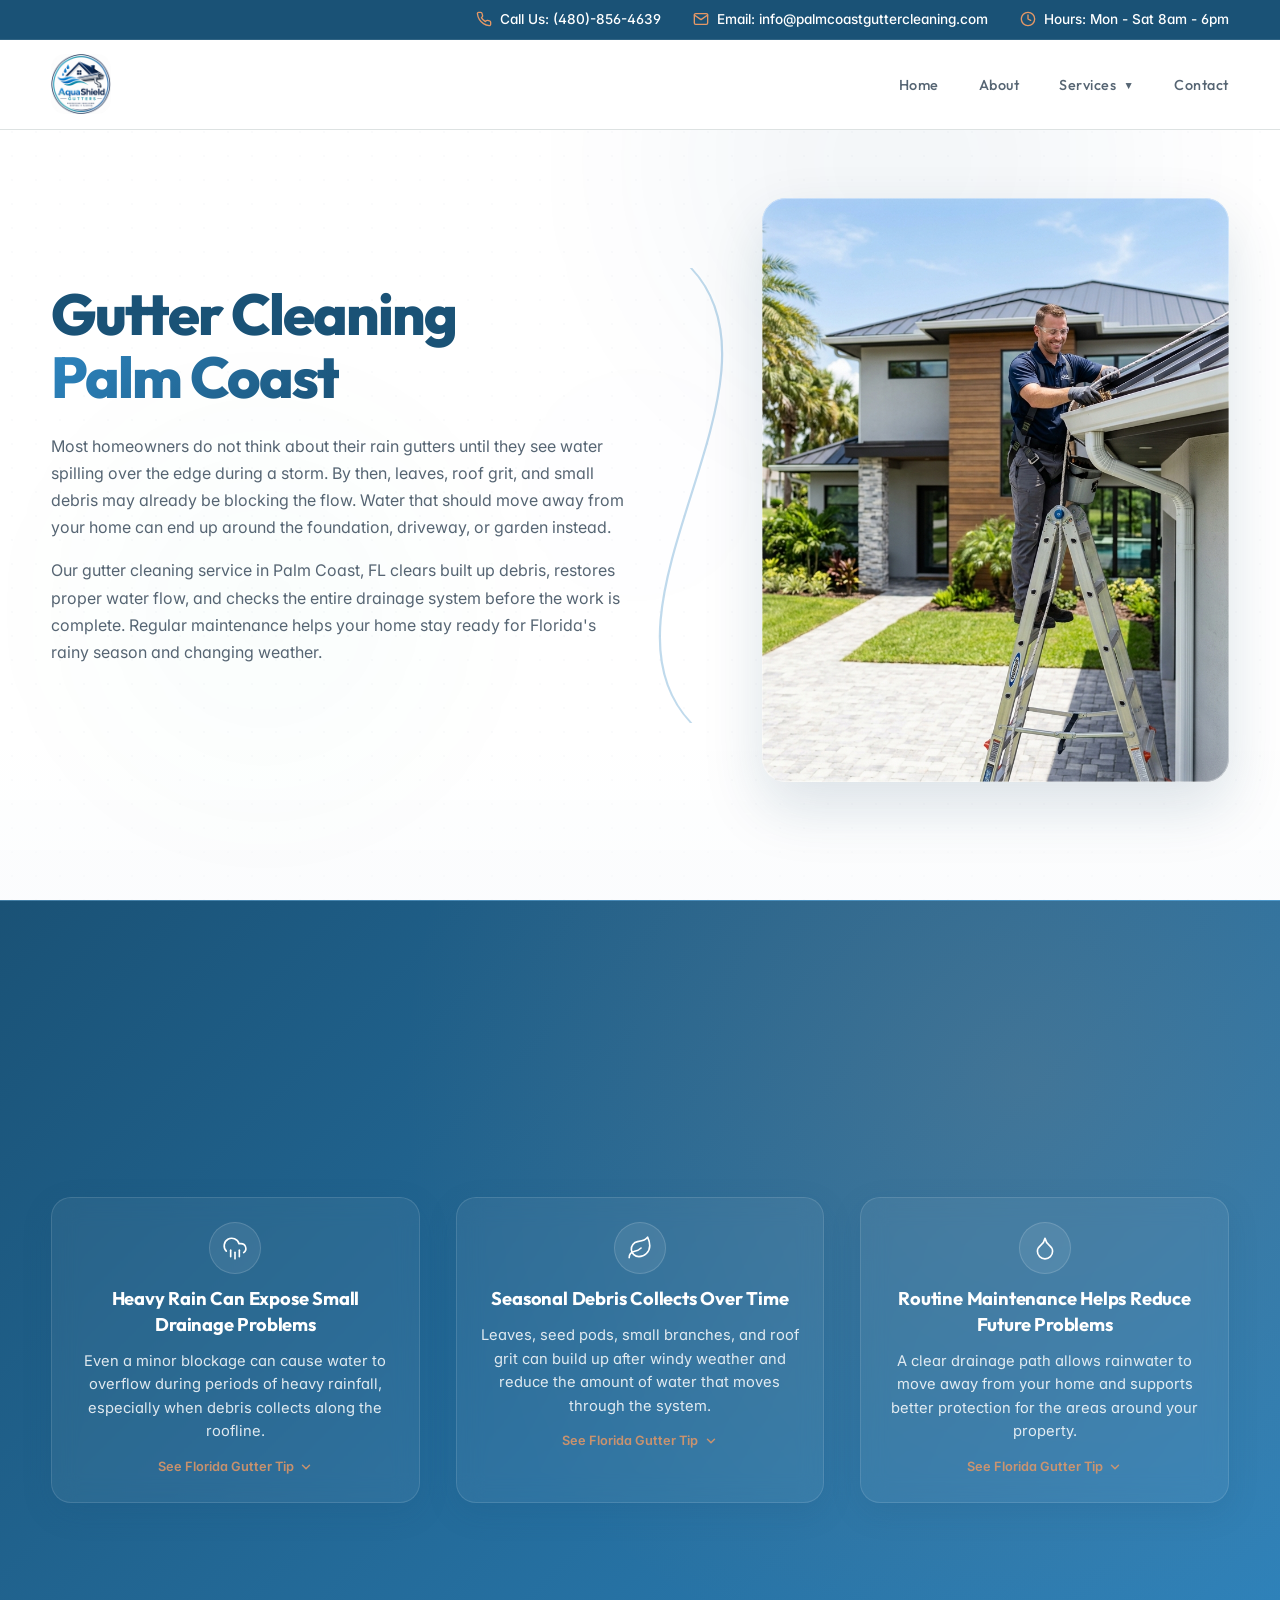
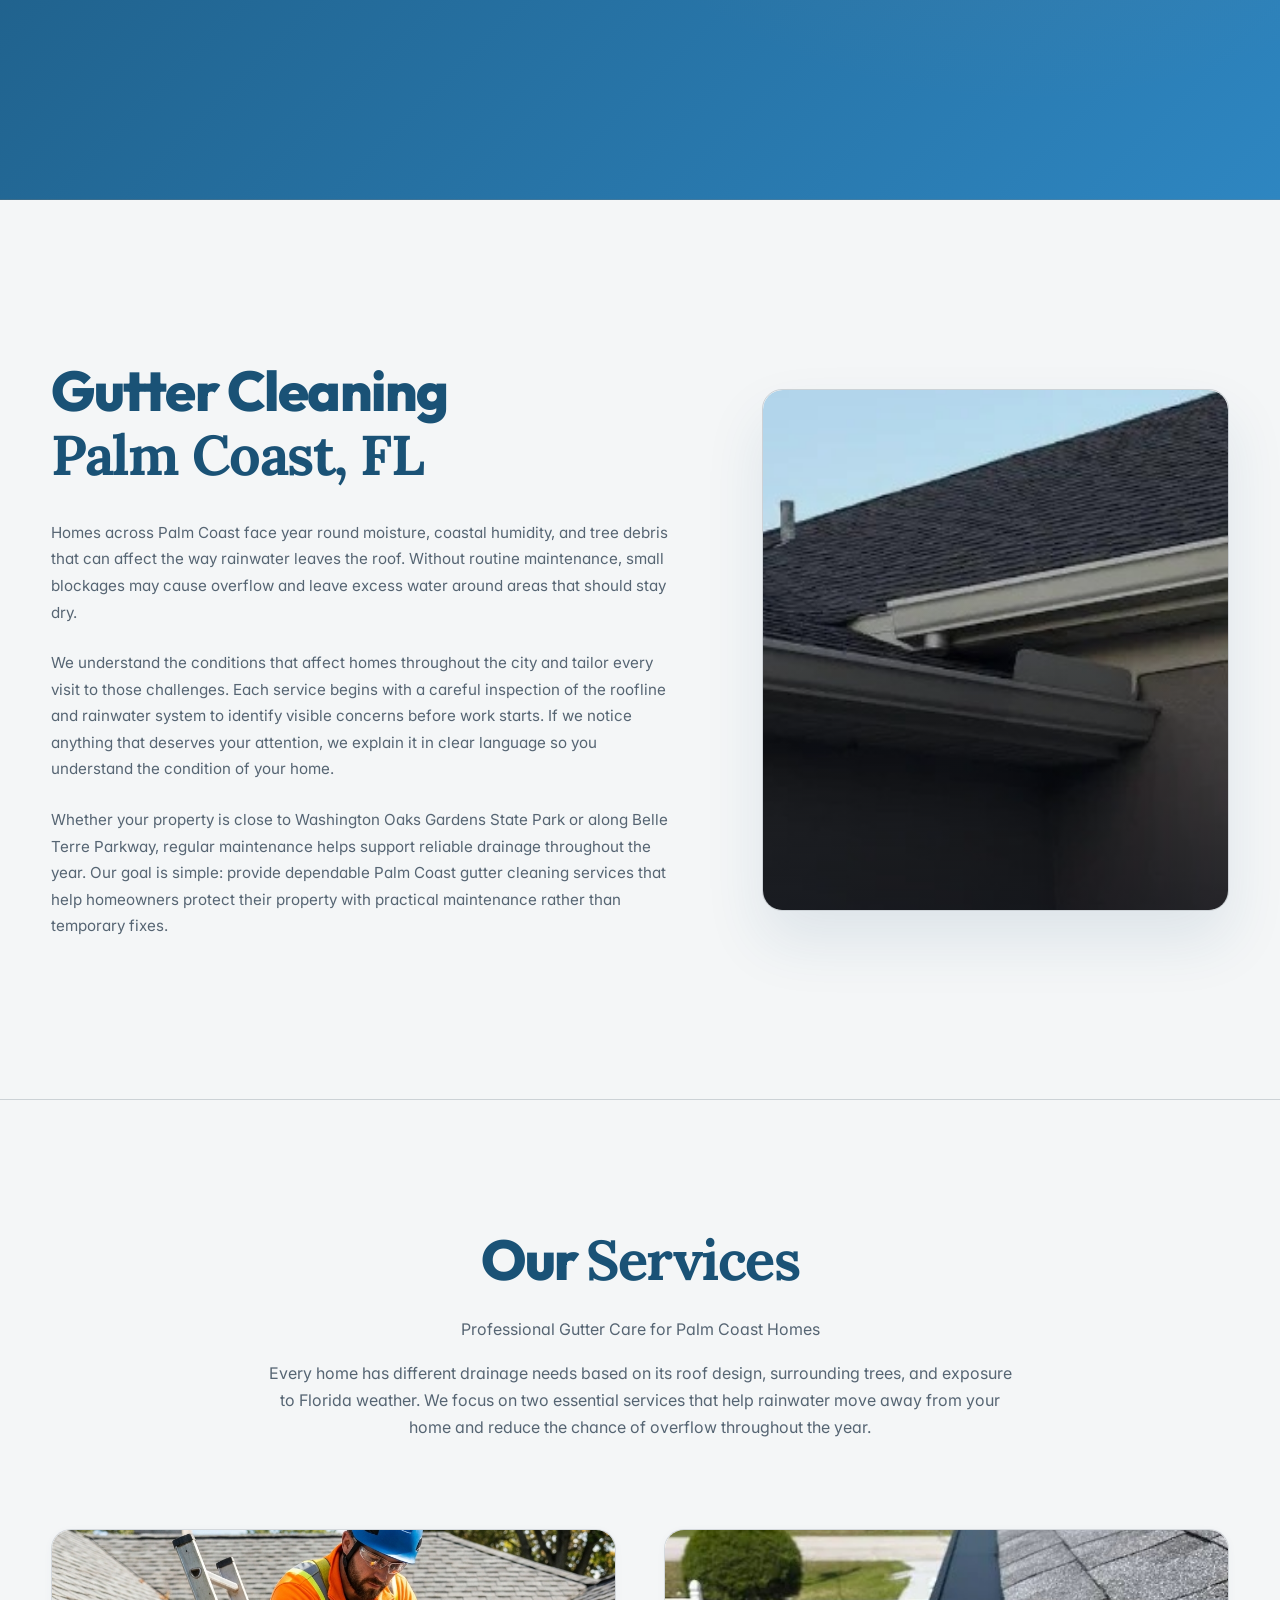
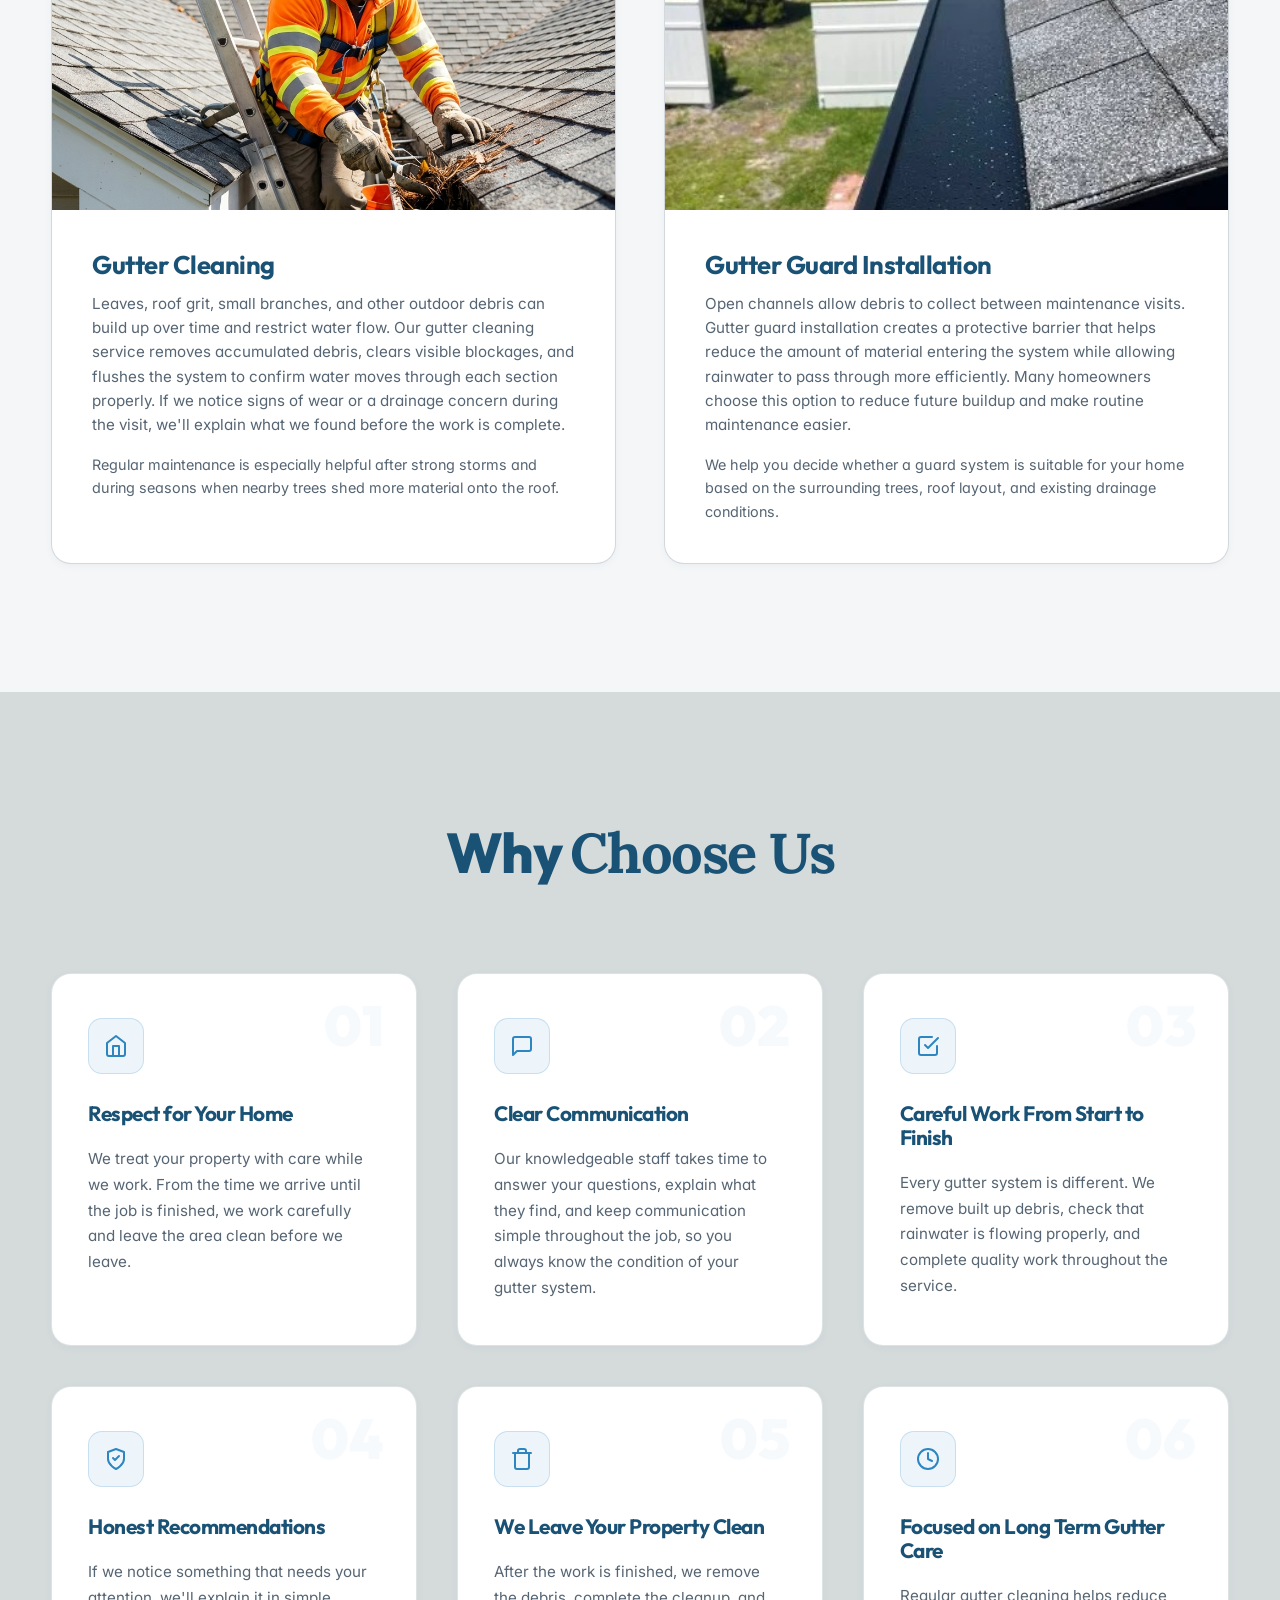
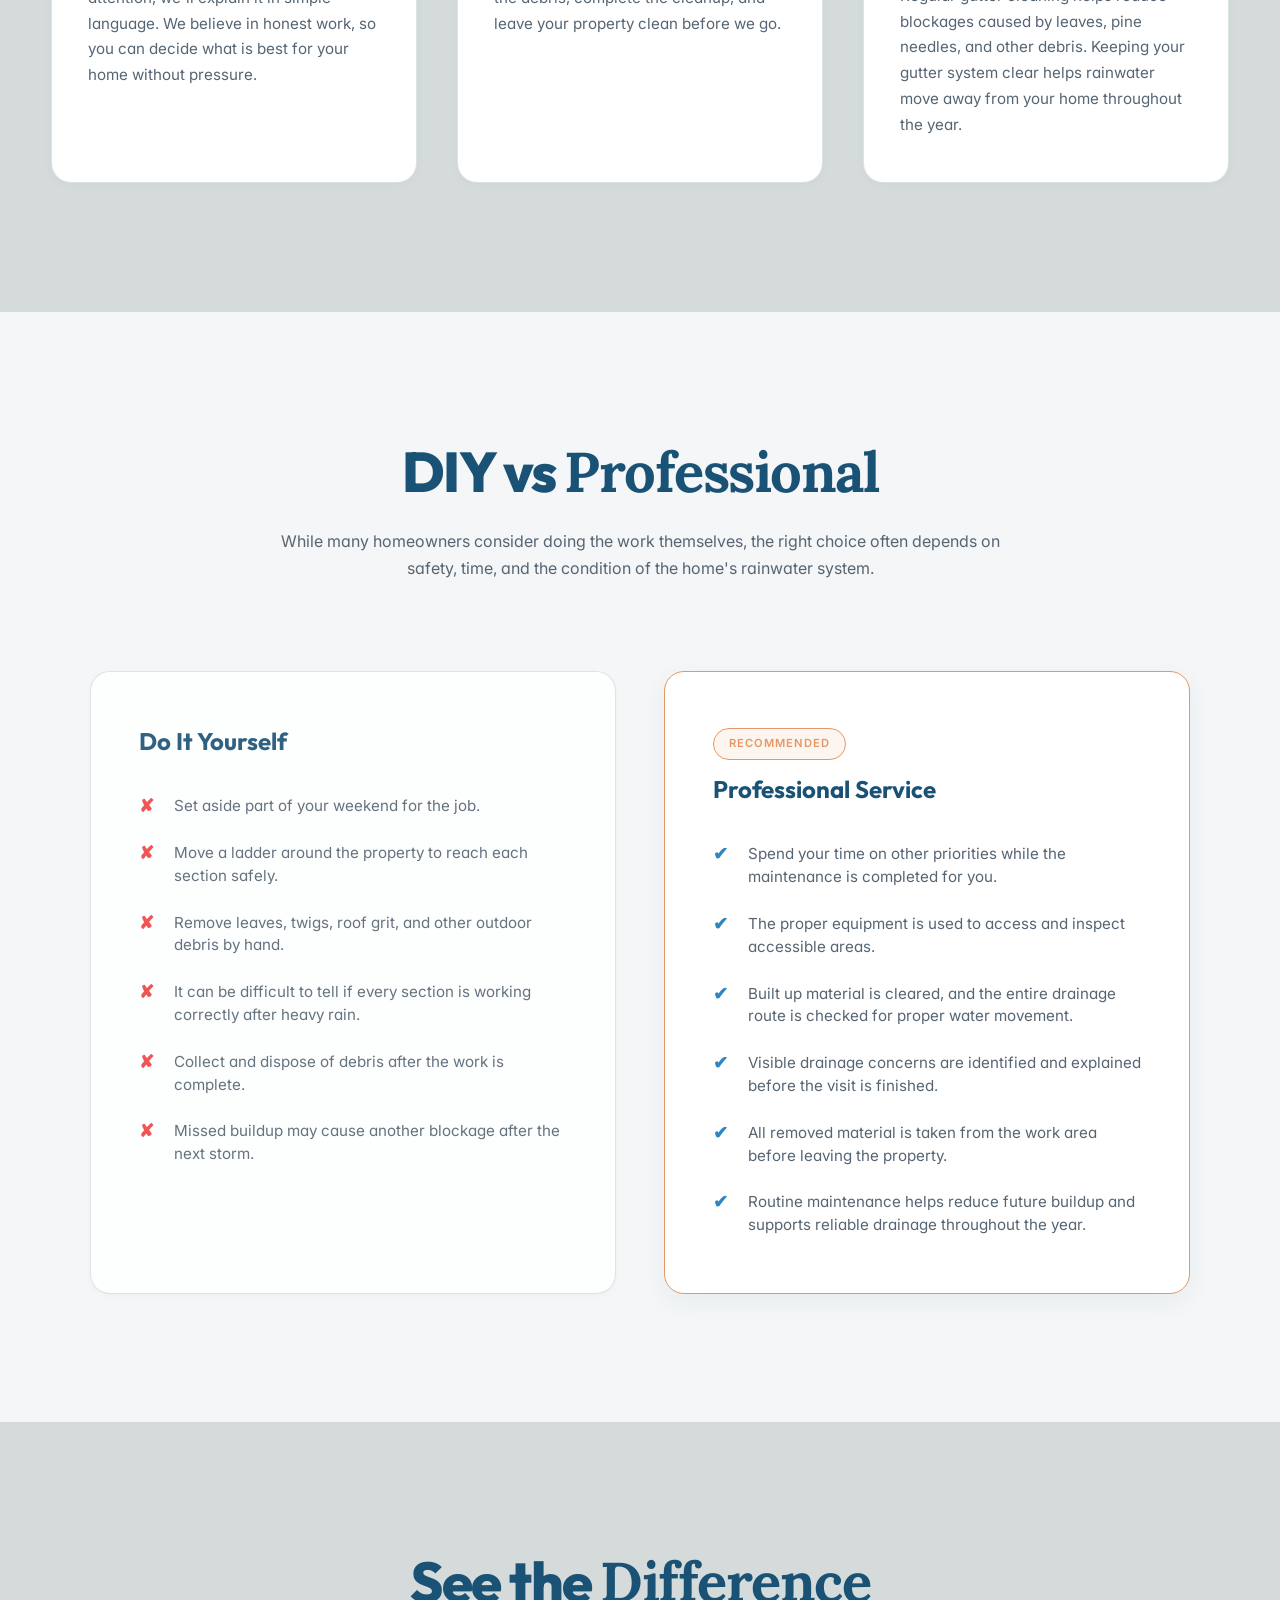
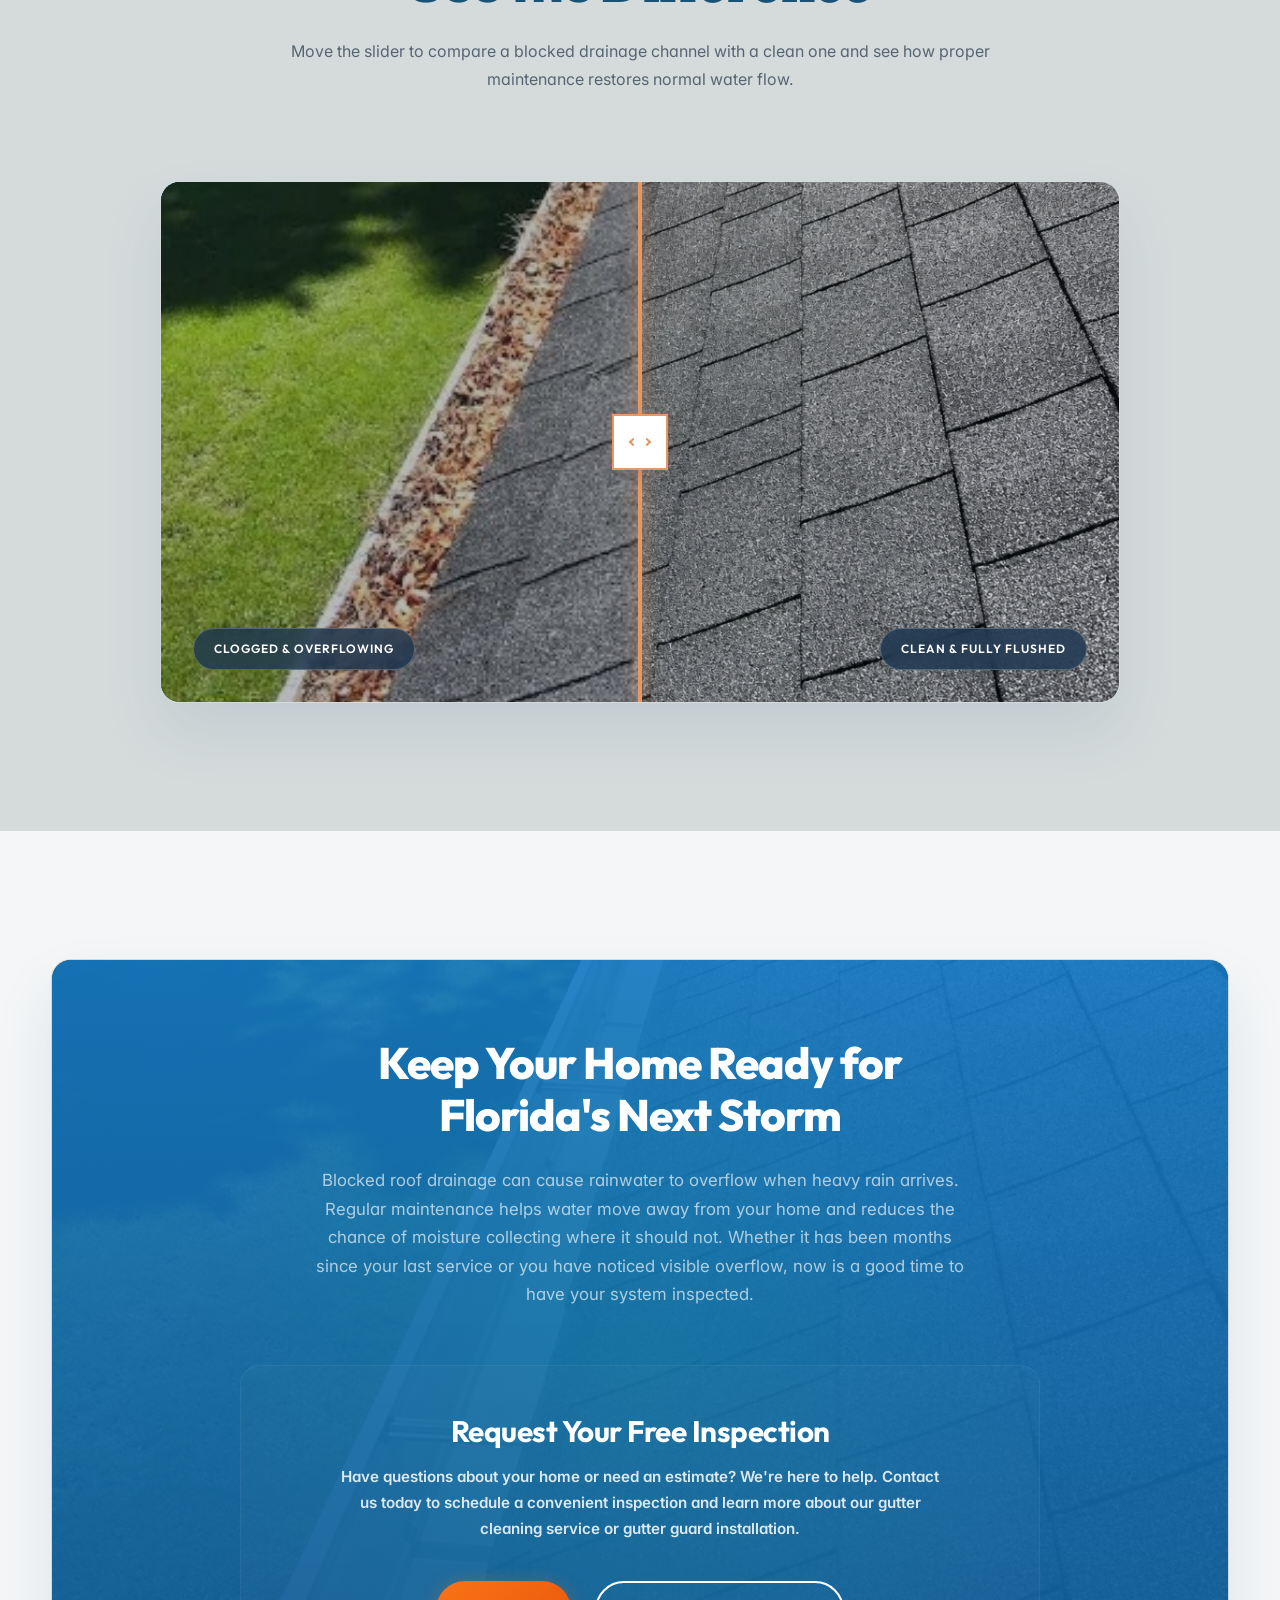
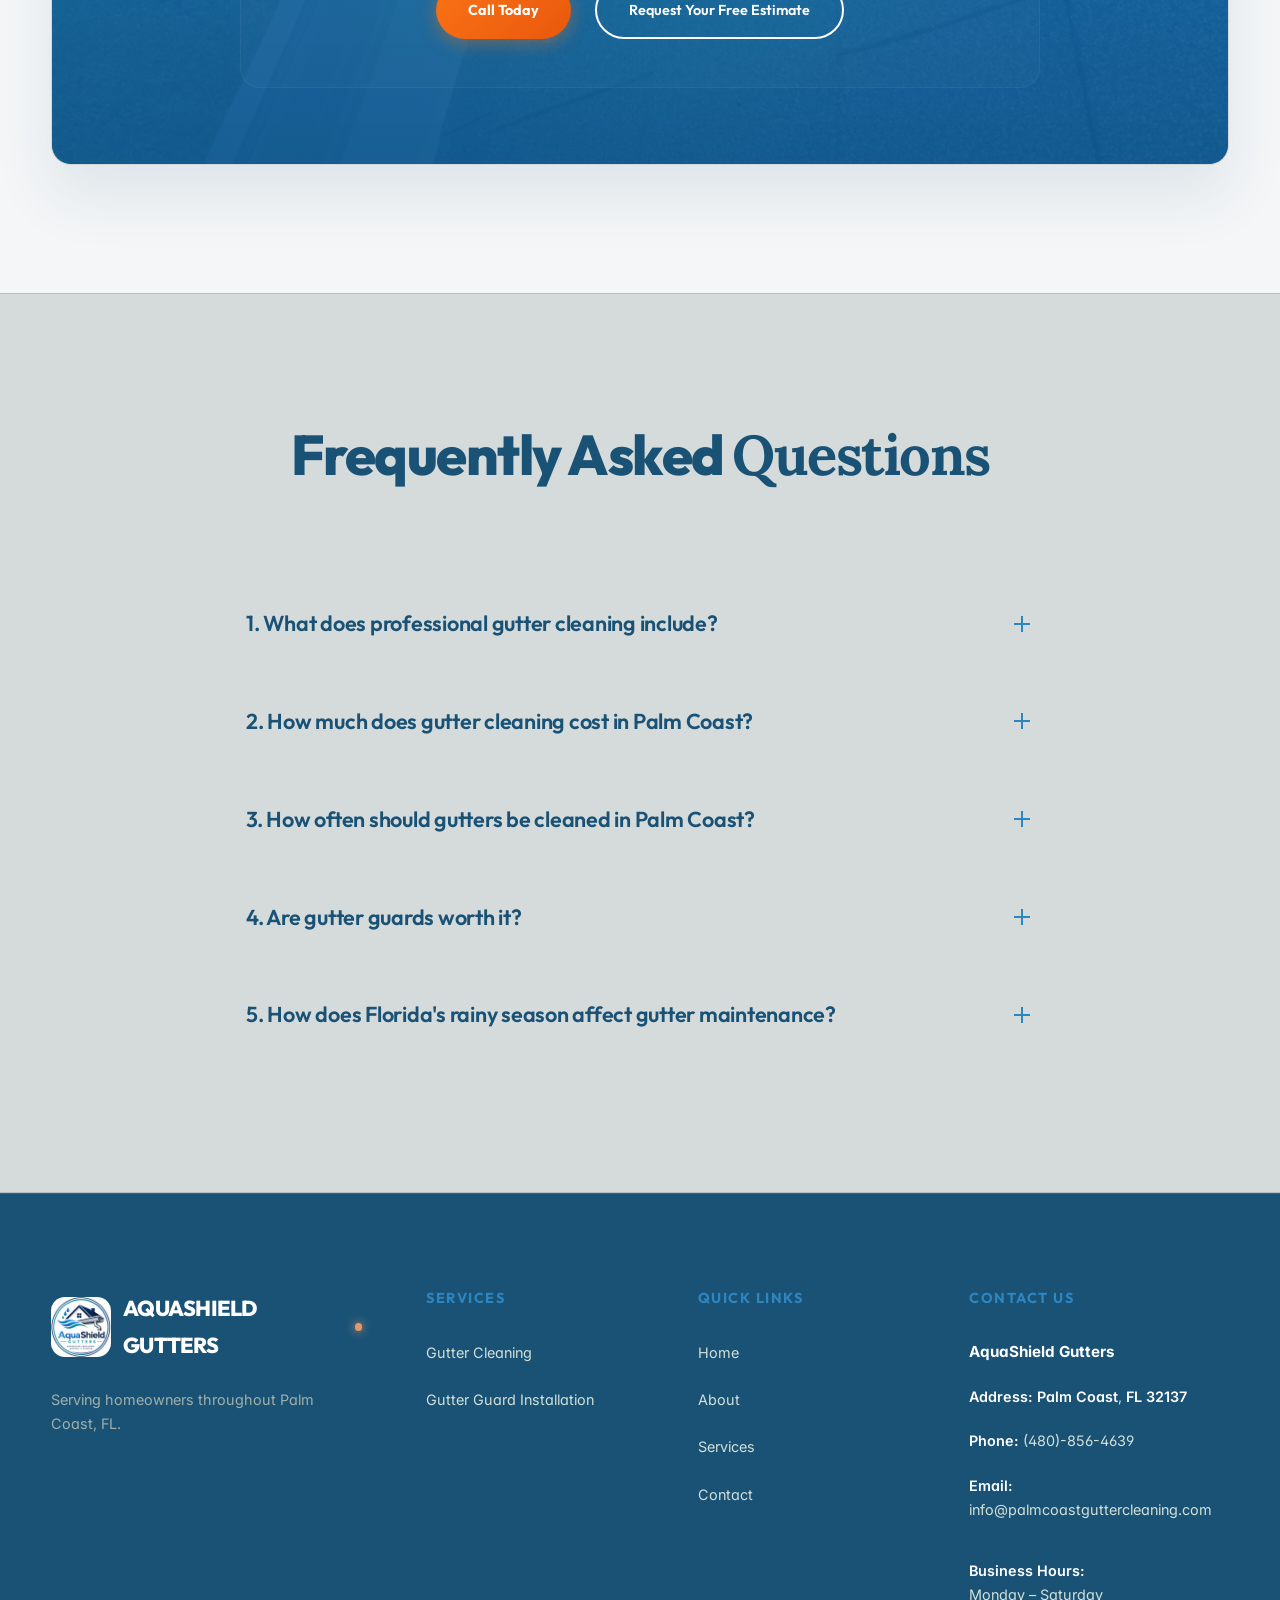
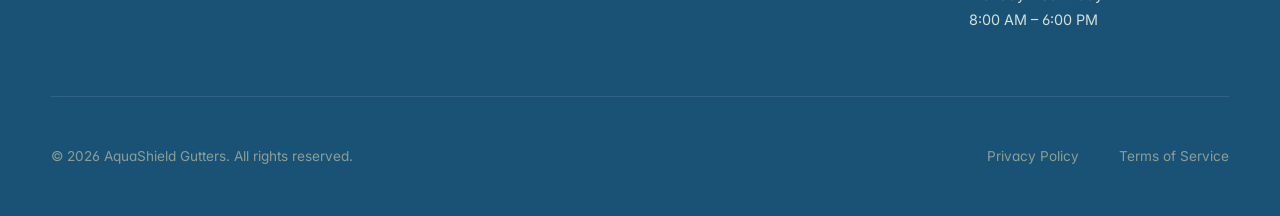
<file: index.html>
<!DOCTYPE html>
<html lang="en">
<head>
    <meta charset="UTF-8">
    <meta name="google-site-verification" content="7vFGpaYrncoliANi8h26w9t9bQyLg8_8anYFkxBMxWg" />
    <meta name="robots" content="index, follow, max-image-preview:large, max-snippet:-1, max-video-preview:-1" />
    <meta name="X-Robots-Tag" content="index, follow" />
    <meta name="viewport" content="width=device-width, initial-scale=1.0">
    <title>AquaShield Gutters | Premium Palm Coast Gutter Services</title>
    <meta name="description" content="AquaShield Gutters provides professional gutter cleaning and gutter guard installation in Palm Coast to help protect your home from debris, overflow.">
    <link rel="icon" type="image/png" href="favicon.png">
    
    <!-- Canonical URL -->
    <link rel="canonical" href="https://gutter-cleaning-six.vercel.app/">
    
    <!-- Open Graph / Facebook -->
    <meta property="og:type" content="website">
    <meta property="og:url" content="https://gutter-cleaning-six.vercel.app/">
    <meta property="og:title" content="AquaShield Gutters | Premium Palm Coast Gutter Services">
    <meta property="og:description" content="AquaShield Gutters provides professional gutter cleaning and gutter guard installation in Palm Coast to help protect your home from debris, overflow.">

    <!-- Twitter -->
    <meta property="twitter:card" content="summary_large_image">
    <meta property="twitter:url" content="https://gutter-cleaning-six.vercel.app/">
    <meta property="twitter:title" content="AquaShield Gutters | Premium Palm Coast Gutter Services">
    <meta property="twitter:description" content="AquaShield Gutters provides professional gutter cleaning and gutter guard installation in Palm Coast to help protect your home from debris, overflow.">

    <!-- JSON-LD Schema Markup -->
    <script type="application/ld+json">
    {
      "@context": "https://schema.org",
      "@type": "HomeAndConstructionBusiness",
      "name": "AquaShield Gutters",
      "image": "https://gutter-cleaning-six.vercel.app/images/logo.png",
      "url": "https://gutter-cleaning-six.vercel.app/",
      "telephone": "(480)-856-4639",
      "priceRange": "$$",
      "address": {
        "@type": "PostalAddress",
        "addressLocality": "Palm Coast",
        "addressRegion": "FL",
        "postalCode": "32137",
        "addressCountry": "US"
      },
      "geo": {
        "@type": "GeoCoordinates",
        "latitude": 29.5844,
        "longitude": -81.2078
      },
      "openingHoursSpecification": {
        "@type": "OpeningHoursSpecification",
        "dayOfWeek": [
          "Monday",
          "Tuesday",
          "Wednesday",
          "Thursday",
          "Friday",
          "Saturday"
        ],
        "opens": "08:00",
        "closes": "18:00"
      },
      "sameAs": [
        "https://gutter-cleaning-six.vercel.app/"
      ]
    }
    </script>

    <!-- Preconnect Fonts -->
    <link rel="preconnect" href="https://fonts.googleapis.com">
    <link rel="preconnect" href="https://fonts.gstatic.com" crossorigin>
    
    <!-- CSS Stylesheet -->
    <link rel="stylesheet" href="style.css">
</head>
<body>

    <!-- Scroll Progress Bar -->
    <div class="scroll-progress-container">
        <div class="scroll-progress-bar" id="scrollProgress"></div>
    </div>

    <!-- Back to Top Button -->
    <button class="back-to-top" id="backToTop" aria-label="Scroll back to top">
        <span class="arrow-up-css"></span>
    </button>

    <!-- Header / Navigation -->
    <header class="main-header" id="mainHeader">
        <div class="header-info-bar">
            <div class="container info-bar-container">
                <div class="info-item phone-item">
                    <svg xmlns="http://www.w3.org/2000/svg" viewBox="0 0 24 24" fill="none" stroke="currentColor" stroke-width="2" stroke-linecap="round" stroke-linejoin="round"><path d="M22 16.92v3a2 2 0 0 1-2.18 2 19.79 19.79 0 0 1-8.63-3.07 19.5 19.5 0 0 1-6-6 19.79 19.79 0 0 1-3.07-8.67A2 2 0 0 1 4.11 2h3a2 2 0 0 1 2 1.72 12.84 12.84 0 0 0 .7 2.81 2 2 0 0 1-.45 2.11L8.09 9.91a16 16 0 0 0 6 6l1.27-1.27a2 2 0 0 1 2.11-.45 12.84 12.84 0 0 0 2.81.7A2 2 0 0 1 22 16.92z"></path></svg>
                    <span>Call Us: <a href="tel:(480)-856-4639">(480)-856-4639</a></span>
                </div>
                <div class="info-item email-item">
                    <svg xmlns="http://www.w3.org/2000/svg" viewBox="0 0 24 24" fill="none" stroke="currentColor" stroke-width="2" stroke-linecap="round" stroke-linejoin="round"><path d="M4 4h16c1.1 0 2 .9 2 2v12c0 1.1-.9 2-2 2H4c-1.1 0-2-.9-2-2V6c0-1.1.9-2 2-2z"></path><polyline points="22,6 12,13 2,6"></polyline></svg>
                    <span>Email: <a href="mailto:info@palmcoastguttercleaning.com">info@palmcoastguttercleaning.com</a></span>
                </div>
                <div class="info-item hours-item">
                    <svg xmlns="http://www.w3.org/2000/svg" viewBox="0 0 24 24" fill="none" stroke="currentColor" stroke-width="2" stroke-linecap="round" stroke-linejoin="round"><circle cx="12" cy="12" r="10"></circle><polyline points="12 6 12 12 16 14"></polyline></svg>
                    <span>Hours: Mon - Sat 8am - 6pm</span>
                </div>
            </div>
        </div>
        <div class="container nav-bar">
            <a href="#" class="logo" aria-label="Gutter Cleaning Home">
                <img src="images/logo.png" alt="Gutter Cleaning Logo" class="logo-img" decoding="async">
            </a>
            
            <button class="hamburger-toggle" id="mobileNavToggle" aria-label="Toggle navigation menu">
                <span></span>
                <span></span>
                <span></span>
            </button>

            <nav>
                <ul class="nav-menu" id="navMenu">
                    <li><a href="index.html" class="nav-link active">Home</a></li>
                    <li><a href="about.html" class="nav-link">About</a></li>
                    <li class="nav-dropdown-wrapper">
                        <a href="#" class="nav-link">Services <span class="nav-dropdown-arrow">▼</span></a>
                        <ul class="nav-dropdown-menu">
                            <li><a href="gutter-guard-installation.html">Gutter Guard Installation</a></li>
                        </ul>
                    </li>
                    <li><a href="contact.html" class="nav-link">Contact</a></li>
                </ul>
            </nav>
        </div>
    </header>    <main>
        <!-- 1. Hero Section -->
        <section class="hero" id="home">
            <!-- Background Shapes & Patterns -->
            <div class="hero-bg-shapes">
                <div class="hero-shape hero-shape-1"></div>
                <div class="hero-shape hero-shape-2"></div>
                <div class="hero-shape hero-shape-3"></div>
                <div class="hero-bg-pattern"></div>
                <div class="hero-bg-wave"></div>
            </div>
            
            <div class="container hero-container">
                <div class="hero-layout-premium">
                    <!-- Left Column: Content (45%) -->
                    <div class="hero-premium-content">

                        <!-- Headline -->
                        <h1 class="hero-title-premium">
                            Gutter Cleaning <br><span>Palm Coast</span>
                        </h1>
                        
                        <!-- Supporting Paragraphs -->
                        <p class="hero-p-main" style="margin-bottom: 1rem;">
                            Most homeowners do not think about their rain gutters until they see water spilling over the edge during a storm. By then, leaves, roof grit, and small debris may already be blocking the flow. Water that should move away from your home can end up around the foundation, driveway, or garden instead.
                        </p>
                        <p class="hero-p-main">
                            Our gutter cleaning service in Palm Coast, FL clears built up debris, restores proper water flow, and checks the entire drainage system before the work is complete. Regular maintenance helps your home stay ready for Florida's rainy season and changing weather.
                        </p>
                        

                    </div>
                    
                    <!-- Signature S-Shaped Divider Centerpiece -->
                    <div class="hero-s-divider-container">
                        <svg class="hero-s-divider" viewBox="0 0 200 800" fill="none" xmlns="http://www.w3.org/2000/svg" preserveAspectRatio="none">
                            <!-- Single clean S-shaped accent line in brand primary color -->
                            <path d="M 100,0 C 220,200 -20,600 100,800" stroke="var(--primary)" stroke-width="2.5" stroke-linecap="round" fill="none" opacity="0.3" />
                        </svg>
                    </div>

                    <!-- Right Column: Visuals & Floating Cards (55%) -->
                    <div class="hero-premium-image-wrapper">
                        <!-- Premium Image Container -->
                        <div class="hero-image-container">
                            <img src="images/premium_gutter_technician.png" alt="Professional gutter cleaning technician cleaning gutters safely on a beautiful home in Palm Coast FL" class="hero-img-main" decoding="async">
                            <div class="hero-img-glass-border"></div>
                        </div>

                    </div>
                </div>
            </div>
        </section>

        <!-- 2. Trust Section (USP Banner Bar) -->
        <section class="trust">
            <div class="container">
                <div class="usp-highlights-grid reveal-el fade-up" style="margin-top: 0;">
                    <!-- Card 1: Heavy Rain -->
                    <div class="usp-highlight-item" role="button" tabindex="0" aria-expanded="false">
                        <div class="usp-bar-icon-wrapper">
                            <svg xmlns="http://www.w3.org/2000/svg" width="40" height="40" viewBox="0 0 24 24" fill="none" stroke="#ffffff" stroke-width="1.5" stroke-linecap="round" stroke-linejoin="round" class="usp-bar-svg">
                                <path d="M4 14.899A7 7 0 1 1 15.71 8h1.79a4.5 4.5 0 0 1 2.5 8.242"/>
                                <path d="M16 14v6"/>
                                <path d="M8 14v6"/>
                                <path d="M12 16v6"/>
                            </svg>
                        </div>
                        <h3>Heavy Rain Can Expose Small Drainage Problems</h3>
                        <p class="usp-desc">Even a minor blockage can cause water to overflow during periods of heavy rainfall, especially when debris collects along the roofline.</p>
                        
                        <div class="usp-expandable-tip">
                            <span class="tip-badge">Storm Tip</span>
                            <div class="tip-content">
                                Palm Coast storms run June through November. Clearing debris before June ensures your downspouts don't overflow during sudden heavy downpours.
                            </div>
                        </div>
                        
                        <div class="usp-action-indicator">
                            <span>See Florida Gutter Tip</span>
                            <svg xmlns="http://www.w3.org/2000/svg" viewBox="0 0 24 24" fill="none" stroke="currentColor" stroke-width="2.5" stroke-linecap="round" stroke-linejoin="round">
                                <polyline points="6 9 12 15 18 9"></polyline>
                            </svg>
                        </div>
                    </div>

                    <!-- Card 2: Seasonal Debris -->
                    <div class="usp-highlight-item" role="button" tabindex="0" aria-expanded="false">
                        <div class="usp-bar-icon-wrapper">
                            <svg xmlns="http://www.w3.org/2000/svg" width="40" height="40" viewBox="0 0 24 24" fill="none" stroke="#ffffff" stroke-width="1.5" stroke-linecap="round" stroke-linejoin="round" class="usp-bar-svg">
                                <path d="M11 20A7 7 0 0 1 9.8 6.1C15.5 5 17 4.48 19 2c1 2 2 4.18 2 8 0 5.5-4.78 10-10 10Z"/>
                                <path d="M2 21c0-3 1.85-5.36 5.08-6C9.5 14.52 12 13 13 12"/>
                            </svg>
                        </div>
                        <h3>Seasonal Debris Collects Over Time</h3>
                        <p class="usp-desc">Leaves, seed pods, small branches, and roof grit can build up after windy weather and reduce the amount of water that moves through the system.</p>
                        
                        <div class="usp-expandable-tip">
                            <span class="tip-badge">Tree Guide</span>
                            <div class="tip-content">
                                Live oaks shed heavily in spring, while slash pines drop needles all year. Check gutters near heavy tree canopies at least three times annually.
                            </div>
                        </div>
                        
                        <div class="usp-action-indicator">
                            <span>See Florida Gutter Tip</span>
                            <svg xmlns="http://www.w3.org/2000/svg" viewBox="0 0 24 24" fill="none" stroke="currentColor" stroke-width="2.5" stroke-linecap="round" stroke-linejoin="round">
                                <polyline points="6 9 12 15 18 9"></polyline>
                            </svg>
                        </div>
                    </div>

                    <!-- Card 3: Routine Maintenance -->
                    <div class="usp-highlight-item" role="button" tabindex="0" aria-expanded="false">
                        <div class="usp-bar-icon-wrapper">
                            <svg xmlns="http://www.w3.org/2000/svg" width="40" height="40" viewBox="0 0 24 24" fill="none" stroke="#ffffff" stroke-width="1.5" stroke-linecap="round" stroke-linejoin="round" class="usp-bar-svg">
                                <path d="M12 22a7 7 0 0 0 7-7c0-2-1-3.9-3-5.5s-3.5-4-4-6.5c-.5 2.5-2 4.9-4 6.5C6 11.1 5 13 5 15a7 7 0 0 0 7 7z"/>
                            </svg>
                        </div>
                        <h3>Routine Maintenance Helps Reduce Future Problems</h3>
                        <p class="usp-desc">A clear drainage path allows rainwater to move away from your home and supports better protection for the areas around your property.</p>
                        
                        <div class="usp-expandable-tip">
                            <span class="tip-badge">Foundation Care</span>
                            <div class="tip-content">
                                Regular cleaning prevents rainwater pooling near slabs, avoiding soil erosion, foundation shifting, and moisture damage behind your siding.
                            </div>
                        </div>
                        
                        <div class="usp-action-indicator">
                            <span>See Florida Gutter Tip</span>
                            <svg xmlns="http://www.w3.org/2000/svg" viewBox="0 0 24 24" fill="none" stroke="currentColor" stroke-width="2.5" stroke-linecap="round" stroke-linejoin="round">
                                <polyline points="6 9 12 15 18 9"></polyline>
                            </svg>
                        </div>
                    </div>
                </div>
            </div>
        </section>

        <!-- About Us Section -->
        <section class="about-us-section section-padding" id="about-us">
            <div class="container">
                <div class="about-split-layout">
                    <div class="about-text-side reveal-el fade-right">
                        <h2 class="section-title">Gutter Cleaning <br><span>Palm Coast, FL</span></h2>
                        <div class="about-paragraphs">
                            <p class="about-p">
                                Homes across Palm Coast face year round moisture, coastal humidity, and tree debris that can affect the way rainwater leaves the roof. Without routine maintenance, small blockages may cause overflow and leave excess water around areas that should stay dry.
                            </p>
                            <p class="about-p">
                                We understand the conditions that affect homes throughout the city and tailor every visit to those challenges. Each service begins with a careful inspection of the roofline and rainwater system to identify visible concerns before work starts. If we notice anything that deserves your attention, we explain it in clear language so you understand the condition of your home.
                            </p>
                            <p class="about-p">
                                Whether your property is close to Washington Oaks Gardens State Park or along Belle Terre Parkway, regular maintenance helps support reliable drainage throughout the year. Our goal is simple: provide dependable Palm Coast gutter cleaning services that help homeowners protect their property with practical maintenance rather than temporary fixes.
                            </p>
                        </div>
                    </div>
                    
                    <div class="about-graphic-side reveal-el fade-left">
                        <div class="about-image-wrapper">
                            <img src="images/about_gutter_showcase.png" alt="Showcase of clean roof gutter installation" class="about-img" loading="lazy" decoding="async">
                            <div class="about-img-backdrop"></div>
                        </div>
                    </div>
                </div>
            </div>
        </section>

        <!-- 3. Services Section -->
        <section class="services-section section-padding" id="services">
            <div class="container">
                <div class="section-title-wrap text-center reveal-el fade-up">
                    <h2 class="section-title">Our <span>Services</span></h2>
                    <p class="text-muted">Professional Gutter Care for Palm Coast Homes</p>
                    <p class="text-muted" style="margin-top: 1rem; max-width: 800px; margin-left: auto; margin-right: auto;">
                        Every home has different drainage needs based on its roof design, surrounding trees, and exposure to Florida weather. We focus on two essential services that help rainwater move away from your home and reduce the chance of overflow throughout the year.
                    </p>
                </div>
                <div class="services-grid-layout">
                    <!-- Service 1: Gutter Cleaning -->
                    <div class="services-card reveal-el fade-up">
                        <div class="services-card-visual">
                            <div class="service-placeholder-graphic" style="background-image: url('images/technician_cleaning.png');"></div>
                        </div>
                        <div class="services-card-content">
                            <h3>Gutter Cleaning</h3>
                            <p>Leaves, roof grit, small branches, and other outdoor debris can build up over time and restrict water flow. Our gutter cleaning service removes accumulated debris, clears visible blockages, and flushes the system to confirm water moves through each section properly. If we notice signs of wear or a drainage concern during the visit, we'll explain what we found before the work is complete.</p>
                            <p style="margin-top: 1rem; font-size: 0.9rem; color: var(--text-muted);">Regular maintenance is especially helpful after strong storms and during seasons when nearby trees shed more material onto the roof.</p>
                        </div>
                    </div>
                    <!-- Service 2: Gutter Guard Installation -->
                    <div class="services-card reveal-el fade-up" style="transition-delay: 0.15s;">
                        <div class="services-card-visual">
                            <div class="service-placeholder-graphic" style="background-image: url('images/gutter_guard_showcase.png');"></div>
                        </div>
                        <div class="services-card-content">
                            <h3>Gutter Guard Installation</h3>
                            <p>Open channels allow debris to collect between maintenance visits. Gutter guard installation creates a protective barrier that helps reduce the amount of material entering the system while allowing rainwater to pass through more efficiently. Many homeowners choose this option to reduce future buildup and make routine maintenance easier.</p>
                            <p style="margin-top: 1rem; font-size: 0.9rem; color: var(--text-muted);">We help you decide whether a guard system is suitable for your home based on the surrounding trees, roof layout, and existing drainage conditions.</p>
                        </div>
                    </div>
                </div>
            </div>
        </section>


        <!-- Why Choose Us Section -->
        <section class="why-choose-section section-padding" id="why-choose-us">
            <div class="container">
                <div class="section-title-wrap text-center reveal-el fade-up">
                    <h2 class="section-title">Why <span>Choose Us</span></h2>
                </div>
                
                <div class="why-choose-grid">
                    <!-- Feature 1: Respect for Your Home -->
                    <div class="why-choose-card reveal-el fade-up" style="transition-delay: 0.05s;">
                        <div class="why-choose-card-number">01</div>
                        <div class="why-choose-icon">
                            <svg xmlns="http://www.w3.org/2000/svg" viewBox="0 0 24 24" fill="none" stroke="currentColor" stroke-width="2" stroke-linecap="round" stroke-linejoin="round">
                                <path d="M3 9l9-7 9 7v11a2 2 0 0 1-2 2H5a2 2 0 0 1-2-2z"></path>
                                <polyline points="9 22 9 12 15 12 15 22"></polyline>
                            </svg>
                        </div>
                        <h3>Respect for Your Home</h3>
                        <p>We treat your property with care while we work. From the time we arrive until the job is finished, we work carefully and leave the area clean before we leave.</p>
                    </div>
                    
                    <!-- Feature 2: Clear Communication -->
                    <div class="why-choose-card reveal-el fade-up" style="transition-delay: 0.1s;">
                        <div class="why-choose-card-number">02</div>
                        <div class="why-choose-icon">
                            <svg xmlns="http://www.w3.org/2000/svg" viewBox="0 0 24 24" fill="none" stroke="currentColor" stroke-width="2" stroke-linecap="round" stroke-linejoin="round">
                                <path d="M21 15a2 2 0 0 1-2 2H7l-4 4V5a2 2 0 0 1 2-2h14a2 2 0 0 1 2 2z"></path>
                            </svg>
                        </div>
                        <h3>Clear Communication</h3>
                        <p>Our knowledgeable staff takes time to answer your questions, explain what they find, and keep communication simple throughout the job, so you always know the condition of your gutter system.</p>
                    </div>
                    
                    <!-- Feature 3: Careful Work From Start to Finish -->
                    <div class="why-choose-card reveal-el fade-up" style="transition-delay: 0.15s;">
                        <div class="why-choose-card-number">03</div>
                        <div class="why-choose-icon">
                            <svg xmlns="http://www.w3.org/2000/svg" viewBox="0 0 24 24" fill="none" stroke="currentColor" stroke-width="2" stroke-linecap="round" stroke-linejoin="round">
                                <path d="M9 11l3 3L22 4"></path>
                                <path d="M21 12v7a2 2 0 0 1-2 2H5a2 2 0 0 1-2-2V5a2 2 0 0 1 2-2h11"></path>
                            </svg>
                        </div>
                        <h3>Careful Work From Start to Finish</h3>
                        <p>Every gutter system is different. We remove built up debris, check that rainwater is flowing properly, and complete quality work throughout the service.</p>
                    </div>
 
                    <!-- Feature 4: Honest Recommendations -->
                    <div class="why-choose-card reveal-el fade-up" style="transition-delay: 0.2s;">
                        <div class="why-choose-card-number">04</div>
                        <div class="why-choose-icon">
                            <svg xmlns="http://www.w3.org/2000/svg" viewBox="0 0 24 24" fill="none" stroke="currentColor" stroke-width="2" stroke-linecap="round" stroke-linejoin="round">
                                <path d="M12 22s8-4 8-10V5l-8-3-8 3v7c0 6 8 10 8 10z"></path>
                                <path d="M9 11l2 2 4-4"></path>
                            </svg>
                        </div>
                        <h3>Honest Recommendations</h3>
                        <p>If we notice something that needs your attention, we'll explain it in simple language. We believe in honest work, so you can decide what is best for your home without pressure.</p>
                    </div>
 
                    <div class="why-choose-card reveal-el fade-up" style="transition-delay: 0.25s;">
                        <div class="why-choose-card-number">05</div>
                        <div class="why-choose-icon">
                            <svg xmlns="http://www.w3.org/2000/svg" viewBox="0 0 24 24" fill="none" stroke="currentColor" stroke-width="2" stroke-linecap="round" stroke-linejoin="round">
                                <path d="M3 6h18"></path>
                                <path d="M19 6v14c0 1-1 2-2 2H7c-1 0-2-1-2-2V6"></path>
                                <path d="M8 6V4c0-1 1-2 2-2h4c1 0 2 1 2 2v2"></path>
                            </svg>
                        </div>
                        <h3>We Leave Your Property Clean</h3>
                        <p>After the work is finished, we remove the debris, complete the cleanup, and leave your property clean before we go.</p>
                    </div>

                    <!-- Feature 6: Focused on Long Term Gutter Care -->
                    <div class="why-choose-card reveal-el fade-up" style="transition-delay: 0.3s;">
                        <div class="why-choose-card-number">06</div>
                        <div class="why-choose-icon">
                            <svg xmlns="http://www.w3.org/2000/svg" viewBox="0 0 24 24" fill="none" stroke="currentColor" stroke-width="2" stroke-linecap="round" stroke-linejoin="round">
                                <circle cx="12" cy="12" r="10"></circle>
                                <polyline points="12 6 12 12 16 14"></polyline>
                            </svg>
                        </div>
                        <h3>Focused on Long Term Gutter Care</h3>
                        <p>Regular gutter cleaning helps reduce blockages caused by leaves, pine needles, and other debris. Keeping your gutter system clear helps rainwater move away from your home throughout the year.</p>
                    </div>
                </div>
            </div>
        </section>

        <!-- DIY vs Professional Section -->
        <section class="comparison-section section-padding" id="comparison-diy">
            <div class="container">
                <div class="section-title-wrap text-center reveal-el fade-up">
                    <h2 class="section-title">DIY vs <span>Professional</span></h2>
                    <p class="text-muted">While many homeowners consider doing the work themselves, the right choice often depends on safety, time, and the condition of the home's rainwater system.</p>
                </div>
                
                <div class="comparison-layout reveal-el scale">
                    <!-- DIY Card -->
                    <div class="comparison-card diy-card">
                        <div class="comparison-card-header">
                            <h3>Do It Yourself</h3>
                        </div>
                        <ul class="comparison-list">
                            <li>
                                <span class="comp-icon icon-cross">✘</span>
                                <span class="comp-text">Set aside part of your weekend for the job.</span>
                            </li>
                            <li>
                                <span class="comp-icon icon-cross">✘</span>
                                <span class="comp-text">Move a ladder around the property to reach each section safely.</span>
                            </li>
                            <li>
                                <span class="comp-icon icon-cross">✘</span>
                                <span class="comp-text">Remove leaves, twigs, roof grit, and other outdoor debris by hand.</span>
                            </li>
                            <li>
                                <span class="comp-icon icon-cross">✘</span>
                                <span class="comp-text">It can be difficult to tell if every section is working correctly after heavy rain.</span>
                            </li>
                            <li>
                                <span class="comp-icon icon-cross">✘</span>
                                <span class="comp-text">Collect and dispose of debris after the work is complete.</span>
                            </li>
                            <li>
                                <span class="comp-icon icon-cross">✘</span>
                                <span class="comp-text">Missed buildup may cause another blockage after the next storm.</span>
                            </li>
                        </ul>
                    </div>
                    
                    <!-- Professional Card -->
                    <div class="comparison-card pro-card">
                        <div class="comparison-card-header">
                            <span class="pro-badge">Recommended</span>
                            <h3>Professional Service</h3>
                        </div>
                        <ul class="comparison-list">
                            <li>
                                <span class="comp-icon icon-check">✔</span>
                                <span class="comp-text">Spend your time on other priorities while the maintenance is completed for you.</span>
                            </li>
                            <li>
                                <span class="comp-icon icon-check">✔</span>
                                <span class="comp-text">The proper equipment is used to access and inspect accessible areas.</span>
                            </li>
                            <li>
                                <span class="comp-icon icon-check">✔</span>
                                <span class="comp-text">Built up material is cleared, and the entire drainage route is checked for proper water movement.</span>
                            </li>
                            <li>
                                <span class="comp-icon icon-check">✔</span>
                                <span class="comp-text">Visible drainage concerns are identified and explained before the visit is finished.</span>
                            </li>
                            <li>
                                <span class="comp-icon icon-check">✔</span>
                                <span class="comp-text">All removed material is taken from the work area before leaving the property.</span>
                            </li>
                            <li>
                                <span class="comp-icon icon-check">✔</span>
                                <span class="comp-text">Routine maintenance helps reduce future buildup and supports reliable drainage throughout the year.</span>
                            </li>
                        </ul>
                    </div>
                </div>
            </div>
        </section>

        <!-- Before & After Section (Comparison Slider) -->
        <section class="before-after section-padding" id="comparison">
            <div class="container">
                <div class="section-title-wrap text-center reveal-el fade-up">
                    <h2 class="section-title">See the <span>Difference</span></h2>
                    <p class="text-muted">Move the slider to compare a blocked drainage channel with a clean one and see how proper maintenance restores normal water flow.</p>
                </div>
                
                <div class="slider-container-wrap reveal-el scale">
                    <div class="slider-container" id="comparisonSlider">
                        <!-- Bottom Layer (Right side of slider) -->
                        <div class="slider-img-box slider-before" style="background: linear-gradient(rgba(15, 23, 42, 0.15), rgba(15, 23, 42, 0.15)), url('images/gutter_after_user.jpg') center/cover no-repeat;">
                        </div>
                        
                        <!-- Top Layer (Left side of slider, width manipulated by JS) -->
                        <div class="slider-img-box slider-after" id="sliderAfter">
                            <div class="slider-after-inner" style="background: linear-gradient(rgba(15, 23, 42, 0.3), rgba(15, 23, 42, 0.3)), url('images/gutter_before_user.png') center/cover no-repeat;">
                            </div>
                        </div>
                        
                        <!-- Labels (Always visible, positioned absolute to container) -->
                        <span class="slider-label slider-before-label">Clogged & Overflowing</span>
                        <span class="slider-label slider-after-label">Clean & Fully Flushed</span>
                        
                        <!-- Handle (Left position manipulated by JS) -->
                        <div class="slider-handle" id="sliderHandle">
                            <div class="slider-handle-button">
                                <div class="handle-arrows-css">
                                    <span class="arrow-left-css"></span>
                                    <span class="arrow-right-css"></span>
                                </div>
                            </div>
                        </div>
                    </div>
                </div>
            </div>
        </section>

        <!-- 10. Contact/CTA Section (Full-width, Form-free layout) -->
        <section class="contact-section section-padding" id="contact">
            <div class="container">
                <div class="contact-glass-card reveal-el scale">
                    <div class="contact-info-block-full reveal-el fade-up" style="background: linear-gradient(rgba(22, 120, 194, 0.92), rgba(16, 89, 145, 0.96)), url('images/gutter_clean_after.jpg') center/cover no-repeat;">
                        <h2 class="contact-full-title">Keep Your Home Ready for Florida's Next Storm</h2>
                        <p class="contact-info-desc-full">
                            Blocked roof drainage can cause rainwater to overflow when heavy rain arrives. Regular maintenance helps water move away from your home and reduces the chance of moisture collecting where it should not. Whether it has been months since your last service or you have noticed visible overflow, now is a good time to have your system inspected.
                        </p>
                        <div class="contact-action-box">
                            <h3>Request Your Free Inspection</h3>
                            <p style="margin-bottom: 1.5rem; font-size: 0.95rem; color: rgba(255, 255, 255, 0.85); max-width: 600px;">
                                Have questions about your home or need an estimate? We're here to help. Contact us today to schedule a convenient inspection and learn more about our gutter cleaning service or gutter guard installation.
                            </p>
                            <div class="contact-action-buttons">
                                <a href="tel:(480)-856-4639" class="btn btn-primary">Call Today</a>
                                <a href="mailto:info@palmcoastguttercleaning.com" class="btn btn-outline-white">Request Your Free Estimate</a>
                            </div>
                        </div>
                    </div>
                </div>
            </div>
        </section>

        <!-- Before Footer: FAQ Section -->
        <section class="faqs-section section-padding" id="faq" style="background-color: var(--background-dark); border-top: 1px solid var(--border-dark); border-bottom: 1px solid var(--border-dark);">
            <div class="container">
                <div class="section-title-wrap text-center reveal-el fade-up">
                    <h2 class="section-title">Frequently Asked <span>Questions</span></h2>
                </div>
                
                <div class="faq-accordion-container reveal-el fade-up">
                    <!-- FAQ 1 -->
                    <div class="faq-accordion-item">
                        <button class="faq-accordion-header" aria-expanded="false">
                            <h3>1. What does professional gutter cleaning include?</h3>
                            <span class="faq-arrow-css"></span>
                        </button>
                        <div class="faq-accordion-content">
                            <div class="faq-accordion-content-inner">
                                Professional gutter cleaning includes removing leaves, roof grit, seed pods, and other debris that restrict water flow. The service also includes clearing visible blockages, checking the roof drainage system, and making sure rainwater can move away from your home properly. Before the visit is complete, any visible drainage concerns are explained.
                            </div>
                        </div>
                    </div>
                    <!-- FAQ 2 -->
                    <div class="faq-accordion-item">
                        <button class="faq-accordion-header" aria-expanded="false">
                            <h3>2. How much does gutter cleaning cost in Palm Coast?</h3>
                            <span class="faq-arrow-css"></span>
                        </button>
                        <div class="faq-accordion-content">
                            <div class="faq-accordion-content-inner">
                                The cost depends on several factors, including the size of your home, roof height, accessibility, and the amount of debris inside the system. Every property is different, so an inspection is the best way to receive an accurate estimate.
                            </div>
                        </div>
                    </div>
                    <!-- FAQ 3 -->
                    <div class="faq-accordion-item">
                        <button class="faq-accordion-header" aria-expanded="false">
                            <h3>3. How often should gutters be cleaned in Palm Coast?</h3>
                            <span class="faq-arrow-css"></span>
                        </button>
                        <div class="faq-accordion-content">
                            <div class="faq-accordion-content-inner">
                                Most Palm Coast homes benefit from maintenance at least twice a year. Homes surrounded by mature trees or exposed to frequent storms may require more frequent service because debris can build up faster throughout the year.
                            </div>
                        </div>
                    </div>
                    <!-- FAQ 4 -->
                    <div class="faq-accordion-item">
                        <button class="faq-accordion-header" aria-expanded="false">
                            <h3>4. Are gutter guards worth it?</h3>
                            <span class="faq-arrow-css"></span>
                        </button>
                        <div class="faq-accordion-content">
                            <div class="faq-accordion-content-inner">
                                For many homeowners, gutter guards help reduce the amount of leaves and outdoor debris that enter the drainage system. They make routine maintenance easier, but they do not eliminate the need for periodic inspections and cleaning.
                            </div>
                        </div>
                    </div>
                    <!-- FAQ 5 -->
                    <div class="faq-accordion-item">
                        <button class="faq-accordion-header" aria-expanded="false">
                            <h3>5. How does Florida's rainy season affect gutter maintenance?</h3>
                            <span class="faq-arrow-css"></span>
                        </button>
                        <div class="faq-accordion-content">
                            <div class="faq-accordion-content-inner">
                                Heavy rainfall can move large amounts of water through the roof drainage system in a short period. If debris blocks the flow, water may overflow instead of draining away from the home. Routine maintenance before the rainy season helps reduce the chance of drainage problems.
                            </div>
                        </div>
                     </div>
                </div>
            </div>
        </section>
    </main>

    <!-- Footer -->
    <footer class="main-footer">
        <div class="container">
            <div class="footer-grid">
                <div class="footer-column footer-brand">
                    <a href="#" class="logo">
                        <img src="images/logo.png" alt="Gutter Cleaning Logo" class="logo-img" loading="lazy" decoding="async">
                        AQUASHIELD GUTTERS<span class="logo-dot"></span>
                    </a>
                    <p class="footer-desc" style="margin-top: 1rem;">Serving homeowners throughout Palm Coast, FL.</p>
                </div>
                
                <div class="footer-column">
                    <h3>Services</h3>
                    <ul class="footer-links">
                        <li><a href="#services">Gutter Cleaning</a></li>
                        <li><a href="gutter-guard-installation.html">Gutter Guard Installation</a></li>
                    </ul>
                </div>
                
                <div class="footer-column">
                    <h3>Quick Links</h3>
                    <ul class="footer-links">
                        <li><a href="index.html">Home</a></li>
                        <li><a href="about.html">About</a></li>
                        <li><a href="gutter-guard-installation.html">Services</a></li>
                        <li><a href="contact.html">Contact</a></li>
                    </ul>
                </div>
                
                <div class="footer-column">
                    <h3>Contact Us</h3>
                    <div class="footer-contact-details" itemscope itemtype="http://schema.org/LocalBusiness">
                        <p class="nap-name" itemprop="name"><strong>AquaShield Gutters</strong></p>
                        <p class="nap-address" itemprop="address" itemscope itemtype="http://schema.org/PostalAddress">
                            <span>Address:</span> <span itemprop="addressLocality">Palm Coast</span>, <span itemprop="addressRegion">FL</span> <span itemprop="postalCode">32137</span>
                        </p>
                        <p class="nap-phone">
                            <span>Phone:</span> <a href="tel:(480)-856-4639" itemprop="telephone">(480)-856-4639</a>
                        </p>
                        <p class="nap-email">
                            <span>Email:</span> <a href="mailto:info@palmcoastguttercleaning.com" itemprop="email">info@palmcoastguttercleaning.com</a>
                        </p>
                        <p class="nap-hours" style="margin-top: 1rem; font-size: 0.9rem; color: #D1E0D8;">
                            <span>Business Hours:</span><br>
                            Monday – Saturday<br>
                            8:00 AM – 6:00 PM
                        </p>
                    </div>
                </div>
            </div>
            
            <div class="footer-bottom">
                <p>&copy; 2026 AquaShield Gutters. All rights reserved.</p>
                <div class="footer-bottom-links">
                    <a href="#">Privacy Policy</a>
                    <a href="#">Terms of Service</a>
                </div>
            </div>
        </div>
    </footer>

    <!-- Vanilla Javascript -->
    <script src="script.js"></script>
</body>
</html>
</file>
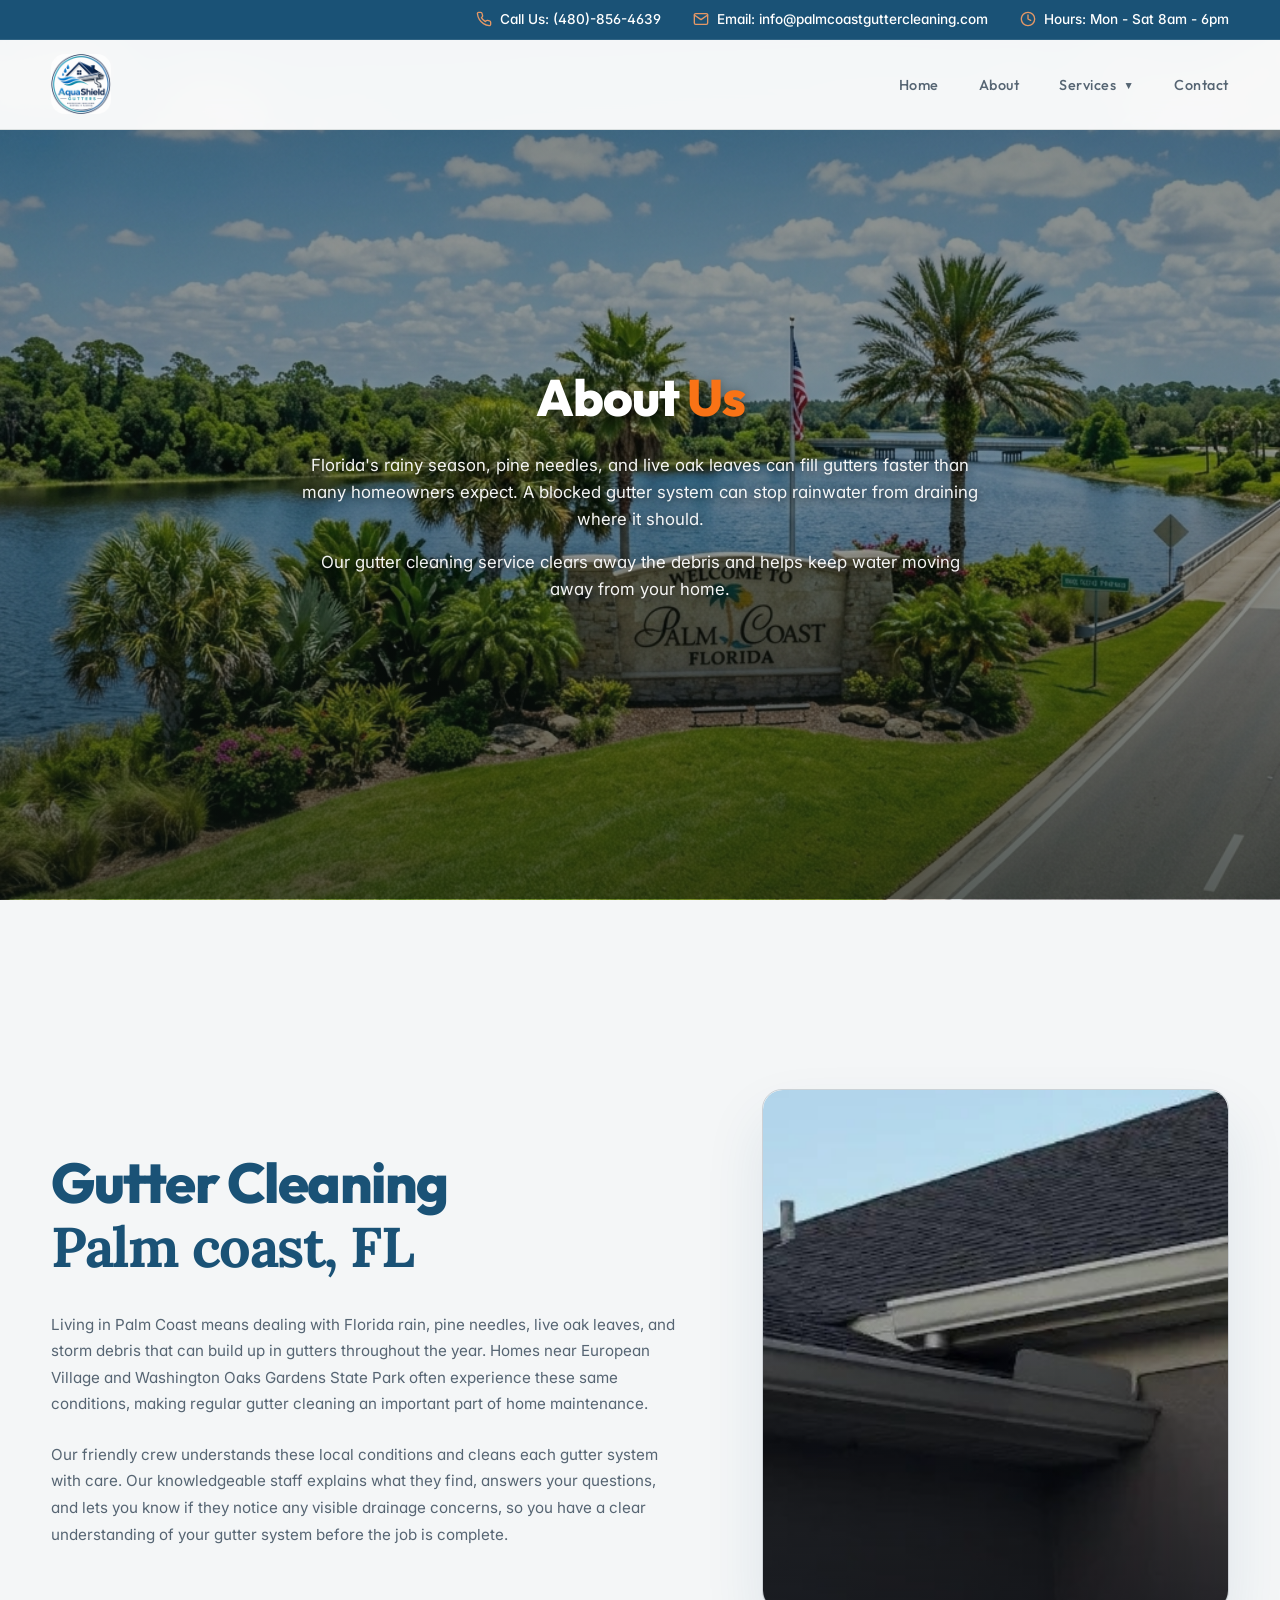
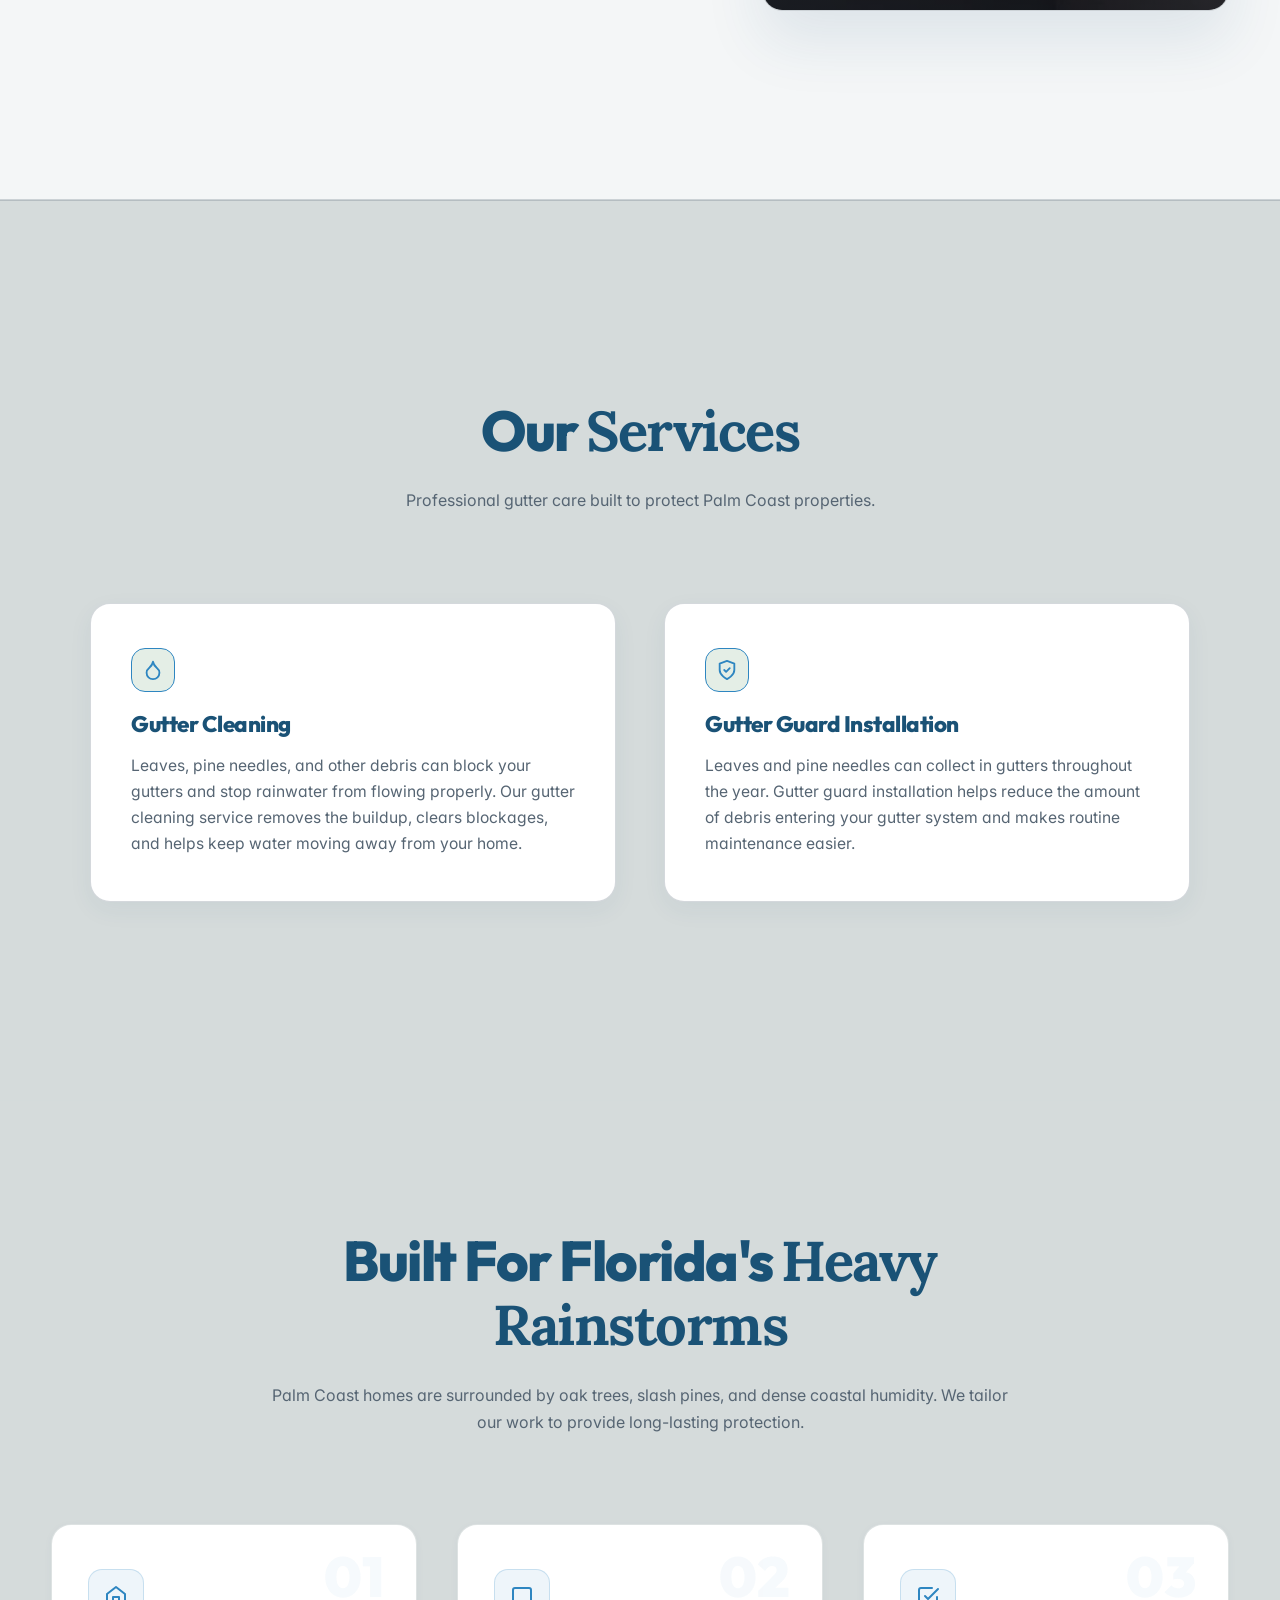
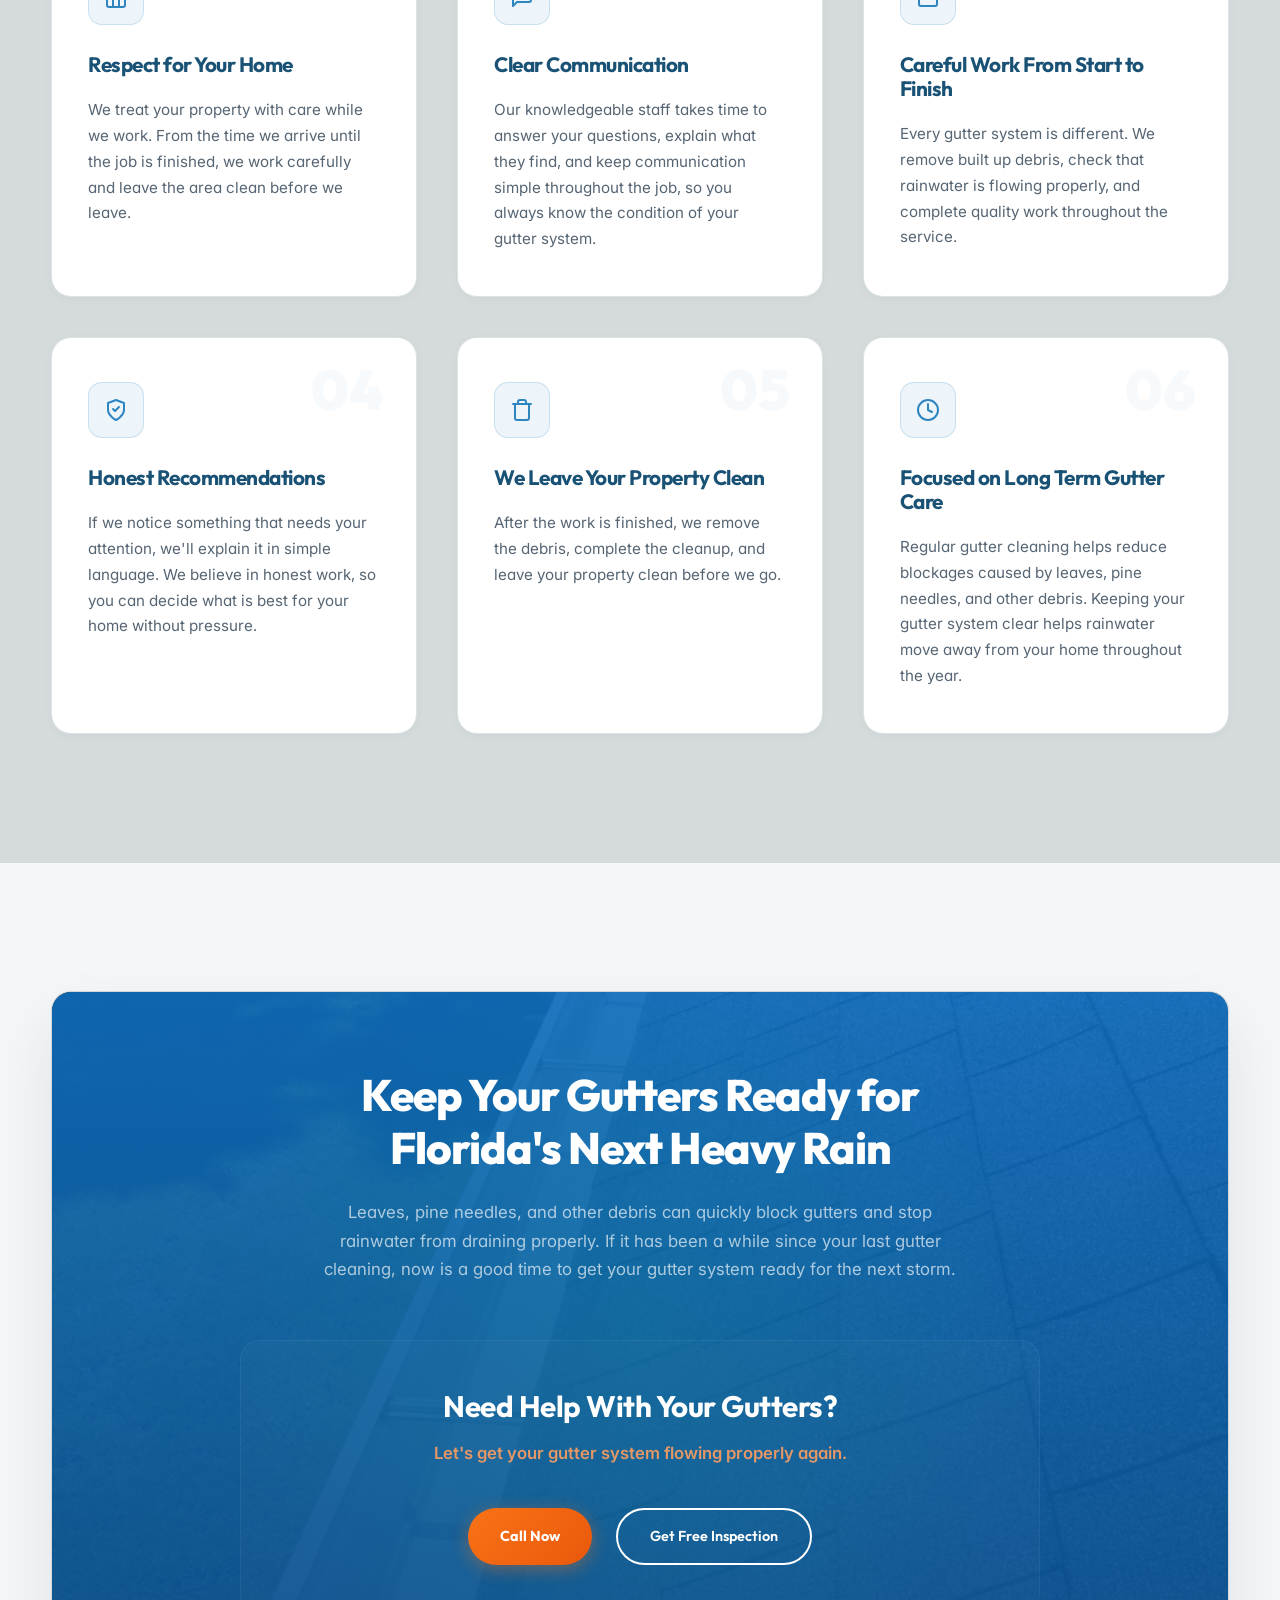
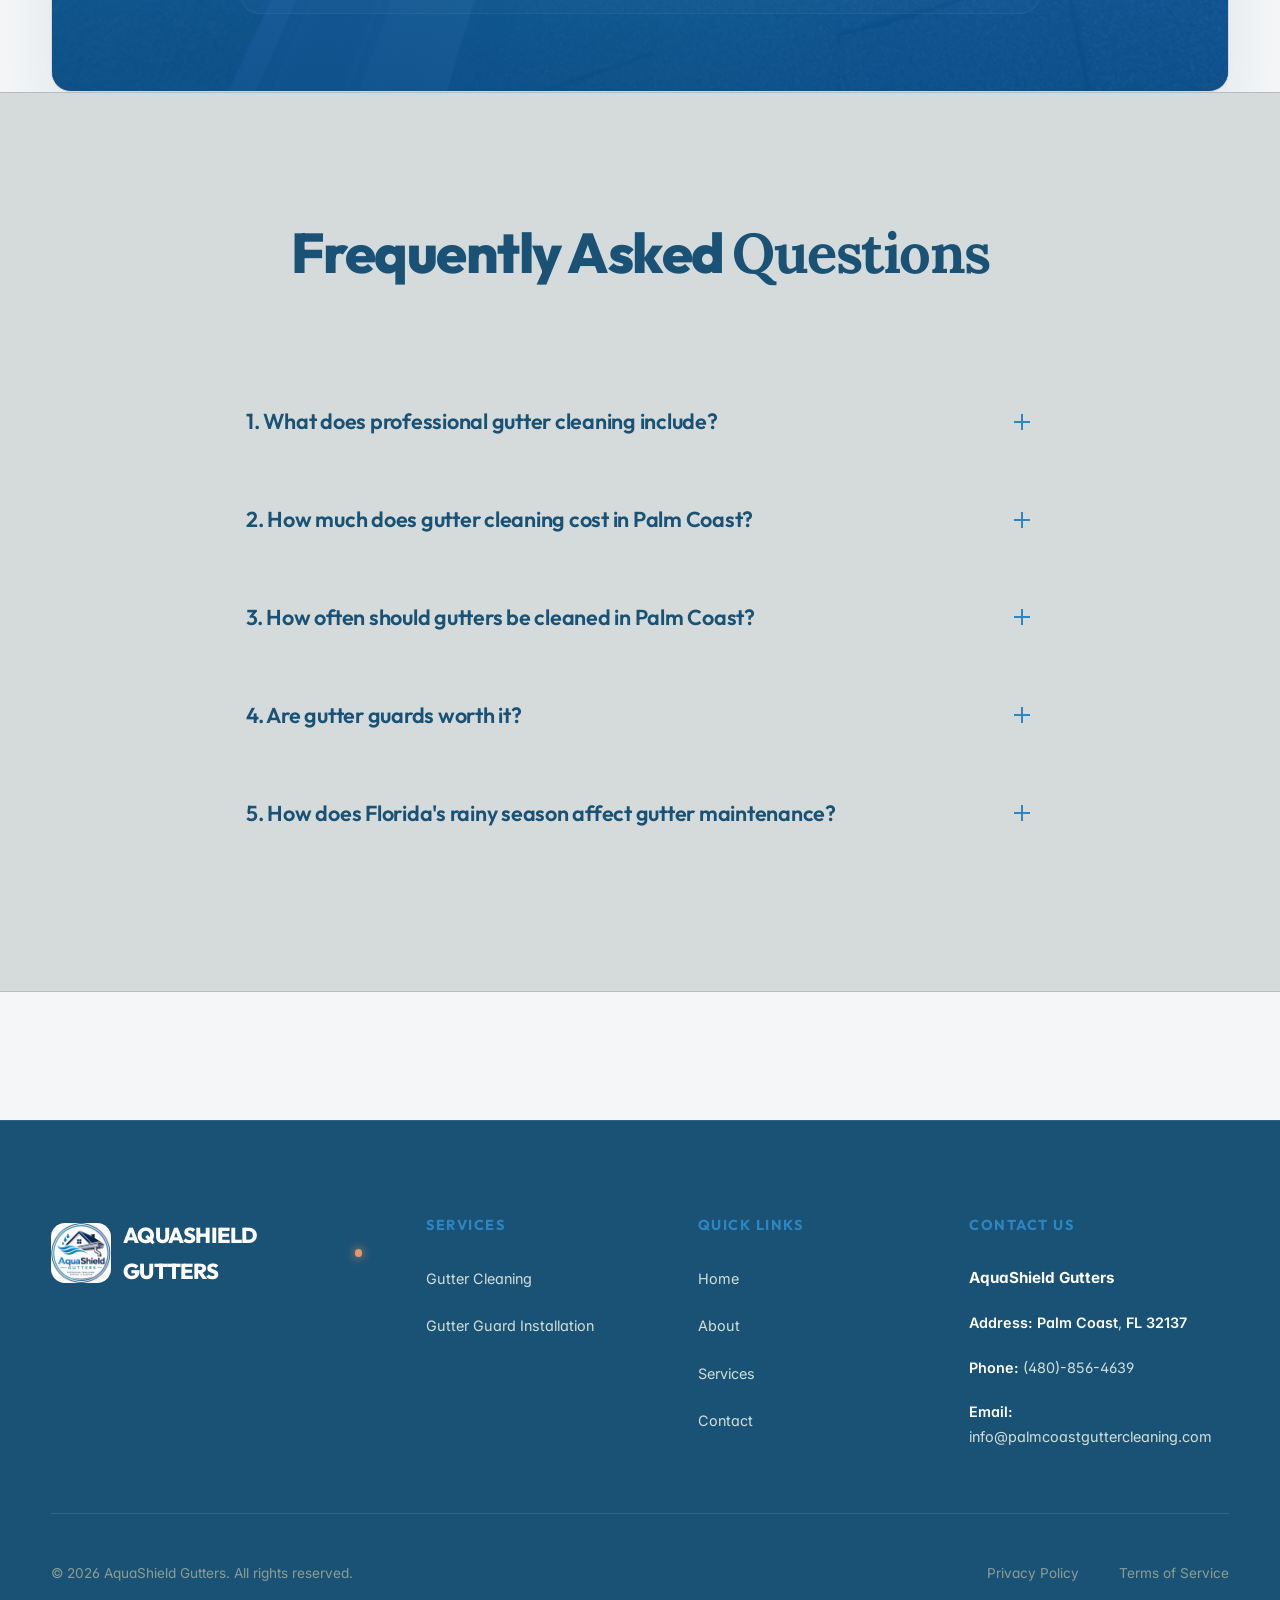
<file: about.html>
<!DOCTYPE html>
<html lang="en">
<head>
    <meta charset="UTF-8">
    <meta name="google-site-verification" content="7vFGpaYrncoliANi8h26w9t9bQyLg8_8anYFkxBMxWg" />
    <meta name="robots" content="index, follow, max-image-preview:large, max-snippet:-1, max-video-preview:-1" />
    <meta name="X-Robots-Tag" content="index, follow" />
    <meta name="viewport" content="width=device-width, initial-scale=1.0">
    <title>About Us | AquaShield Gutters</title>
    <meta name="description" content="AquaShield Gutters provides professional gutter cleaning and gutter guard installation in Palm Coast to help protect your home from debris, overflow.">
    <link rel="icon" type="image/png" href="favicon.png">
    
    <!-- Canonical URL -->
    <link rel="canonical" href="https://gutter-cleaning-six.vercel.app/about.html">
    
    <!-- Open Graph / Facebook -->
    <meta property="og:type" content="website">
    <meta property="og:url" content="https://gutter-cleaning-six.vercel.app/about.html">
    <meta property="og:title" content="About Us | AquaShield Gutters">
    <meta property="og:description" content="AquaShield Gutters provides professional gutter cleaning and gutter guard installation in Palm Coast to help protect your home from debris, overflow.">

    <!-- Twitter -->
    <meta property="twitter:card" content="summary_large_image">
    <meta property="twitter:url" content="https://gutter-cleaning-six.vercel.app/about.html">
    <meta property="twitter:title" content="About Us | AquaShield Gutters">
    <meta property="twitter:description" content="AquaShield Gutters provides professional gutter cleaning and gutter guard installation in Palm Coast to help protect your home from debris, overflow.">

    <!-- JSON-LD Schema Markup -->
    <script type="application/ld+json">
    {
      "@context": "https://schema.org",
      "@type": "AboutPage",
      "mainEntity": {
        "@type": "HomeAndConstructionBusiness",
        "name": "AquaShield Gutters",
        "image": "https://gutter-cleaning-six.vercel.app/images/logo.png",
        "url": "https://gutter-cleaning-six.vercel.app/",
        "telephone": "(480)-856-4639",
        "priceRange": "$$",
        "address": {
          "@type": "PostalAddress",
          "addressLocality": "Palm Coast",
          "addressRegion": "FL",
          "postalCode": "32137",
          "addressCountry": "US"
        },
        "geo": {
          "@type": "GeoCoordinates",
          "latitude": 29.5844,
          "longitude": -81.2078
        },
        "openingHoursSpecification": {
          "@type": "OpeningHoursSpecification",
          "dayOfWeek": [
            "Monday",
            "Tuesday",
            "Wednesday",
            "Thursday",
            "Friday",
            "Saturday"
          ],
          "opens": "08:00",
          "closes": "18:00"
        },
        "sameAs": [
          "https://gutter-cleaning-six.vercel.app/"
        ]
      }
    }
    </script>
    <link rel="stylesheet" href="style.css">
</head>
<body>

    <!-- Scroll Progress Bar -->
    <div class="scroll-progress-container">
        <div class="scroll-progress-bar" id="scrollProgress"></div>
    </div>

    <!-- Back to Top Button -->
    <button class="back-to-top" id="backToTop" aria-label="Scroll back to top">
        <span class="arrow-up-css"></span>
    </button>

    <!-- Header / Navigation -->
    <header class="main-header" id="mainHeader">
        <div class="header-info-bar">
            <div class="container info-bar-container">
                <div class="info-item phone-item">
                    <svg xmlns="http://www.w3.org/2000/svg" viewBox="0 0 24 24" fill="none" stroke="currentColor" stroke-width="2" stroke-linecap="round" stroke-linejoin="round"><path d="M22 16.92v3a2 2 0 0 1-2.18 2 19.79 19.79 0 0 1-8.63-3.07 19.5 19.5 0 0 1-6-6 19.79 19.79 0 0 1-3.07-8.67A2 2 0 0 1 4.11 2h3a2 2 0 0 1 2 1.72 12.84 12.84 0 0 0 .7 2.81 2 2 0 0 1-.45 2.11L8.09 9.91a16 16 0 0 0 6 6l1.27-1.27a2 2 0 0 1 2.11-.45 12.84 12.84 0 0 0 2.81.7A2 2 0 0 1 22 16.92z"></path></svg>
                    <span>Call Us: <a href="tel:(480)-856-4639">(480)-856-4639</a></span>
                </div>
                <div class="info-item email-item">
                    <svg xmlns="http://www.w3.org/2000/svg" viewBox="0 0 24 24" fill="none" stroke="currentColor" stroke-width="2" stroke-linecap="round" stroke-linejoin="round"><path d="M4 4h16c1.1 0 2 .9 2 2v12c0 1.1-.9 2-2 2H4c-1.1 0-2-.9-2-2V6c0-1.1.9-2 2-2z"></path><polyline points="22,6 12,13 2,6"></polyline></svg>
                    <span>Email: <a href="mailto:info@palmcoastguttercleaning.com">info@palmcoastguttercleaning.com</a></span>
                </div>
                <div class="info-item hours-item">
                    <svg xmlns="http://www.w3.org/2000/svg" viewBox="0 0 24 24" fill="none" stroke="currentColor" stroke-width="2" stroke-linecap="round" stroke-linejoin="round"><circle cx="12" cy="12" r="10"></circle><polyline points="12 6 12 12 16 14"></polyline></svg>
                    <span>Hours: Mon - Sat 8am - 6pm</span>
                </div>
            </div>
        </div>
        <div class="container nav-bar">
            <a href="index.html" class="logo" aria-label="Gutter Cleaning Home">
                <img src="images/logo.png" alt="Gutter Cleaning Logo" class="logo-img" decoding="async">
            </a>
            
            <button class="hamburger-toggle" id="mobileNavToggle" aria-label="Toggle navigation menu">
                <span></span>
                <span></span>
                <span></span>
            </button>

            <nav>
                <ul class="nav-menu" id="navMenu">
                    <li><a href="index.html" class="nav-link">Home</a></li>
                    <li><a href="about.html" class="nav-link active">About</a></li>
                    <li class="nav-dropdown-wrapper">
                        <a href="#" class="nav-link">Services <span class="nav-dropdown-arrow">▼</span></a>
                        <ul class="nav-dropdown-menu">
                            <li><a href="gutter-guard-installation.html">Gutter Guard Installation</a></li>
                        </ul>
                    </li>
                    <li><a href="contact.html" class="nav-link">Contact</a></li>
                </ul>
            </nav>
        </div>
    </header>

    <main>
        <!-- Inner Hero Section -->
        <section class="inner-hero about-hero">
            <div class="inner-hero-overlay"></div>
            <div class="container inner-hero-container">
                <!-- <span class="section-badge">About Our Company</span> -->
                <h1 class="inner-hero-title">About <span>Us</span></h1>
                <p class="inner-hero-desc" style="margin-bottom: 1rem;">
                    Florida's rainy season, pine needles, and live oak leaves can fill gutters faster than many homeowners expect. A blocked gutter system can stop rainwater from draining where it should.
                </p>
                <p class="inner-hero-desc">
                    Our gutter cleaning service clears away the debris and helps keep water moving away from your home.
                </p>
            </div>
        </section>

        <!-- About Us Section -->
        <section class="about-us-section section-padding" id="about-us">
            <div class="container">
                <div class="about-split-layout">
                    <div class="about-text-side reveal-el fade-right">
                        <!-- <span class="section-badge">About Us</span> -->
                        <h2 class="section-title">Gutter Cleaning <br><span>Palm coast, FL</span></h2>
                        <div class="about-paragraphs">
                            <p class="about-p">
                                Living in Palm Coast means dealing with Florida rain, pine needles, live oak leaves, and storm debris that can build up in gutters throughout the year. Homes near European Village and Washington Oaks Gardens State Park often experience these same conditions, making regular gutter cleaning an important part of home maintenance.
                            </p>
                            <p class="about-p">
                                Our friendly crew understands these local conditions and cleans each gutter system with care. Our knowledgeable staff explains what they find, answers your questions, and lets you know if they notice any visible drainage concerns, so you have a clear understanding of your gutter system before the job is complete.
                            </p>
                        </div>
                    </div>
                    
                    <div class="about-graphic-side reveal-el fade-left">
                        <div class="about-image-wrapper">
                            <img src="images/about_gutter_showcase.png" alt="Showcase of clean roof gutter installation" class="about-img" loading="lazy" decoding="async">
                            <div class="about-img-backdrop"></div>
                        </div>
                    </div>
                </div>
            </div>
        </section>

        <!-- Our Services Section (Summary) -->
        <section class="services-summary section-padding" style="background-color: var(--background-dark); border-top: 1px solid var(--border-dark);">
            <div class="container">
                <div class="section-title-wrap text-center reveal-el fade-up">
                    <!-- <span class="section-badge">Our Services</span> -->
                    <h2 class="section-title">Our <span>Services</span></h2>
                    <p class="text-muted">Professional gutter care built to protect Palm Coast properties.</p>
                </div>
                <div class="services-grid-layout" style="grid-template-columns: repeat(2, 1fr); max-width: 1100px;">
                    <!-- Service 1: Gutter Cleaning -->
                    <div class="services-card reveal-el fade-up" style="background: var(--white); border: 1.5px solid var(--border-dark); border-radius: var(--radius-lg); box-shadow: var(--shadow-md);">
                        <div class="services-card-content" style="padding: 2.75rem 2.5rem;">
                            <div style="width: 44px; height: 44px; border-radius: var(--radius-md); background: rgba(32, 117, 52, 0.12); border: 1px solid var(--primary); display: flex; align-items: center; justify-content: center; margin-bottom: 1.25rem;">
                                <svg xmlns="http://www.w3.org/2000/svg" width="22" height="22" viewBox="0 0 24 24" fill="none" stroke="var(--primary)" stroke-width="2" stroke-linecap="round" stroke-linejoin="round"><path d="M12 22a7 7 0 0 0 7-7c0-2-1-3.9-3-5.5s-3.5-4-4-6.5c-.5 2.5-2 4.9-4 6.5C6 11.1 5 13 5 15a7 7 0 0 0 7 7z"/></svg>
                            </div>
                            <h3 style="font-size: 1.4rem; font-weight: 800; color: var(--text-heading); margin-bottom: 1rem;">Gutter Cleaning</h3>
                            <p style="font-size: 0.98rem; color: var(--text); line-height: 1.65;">Leaves, pine needles, and other debris can block your gutters and stop rainwater from flowing properly. Our gutter cleaning service removes the buildup, clears blockages, and helps keep water moving away from your home.</p>
                        </div>
                    </div>
                    <!-- Service 2: Gutter Guard Installation -->
                    <div class="services-card reveal-el fade-up" style="transition-delay: 0.15s; background: var(--white); border: 1.5px solid var(--border-dark); border-radius: var(--radius-lg); box-shadow: var(--shadow-md);">
                        <div class="services-card-content" style="padding: 2.75rem 2.5rem;">
                            <div style="width: 44px; height: 44px; border-radius: var(--radius-md); background: rgba(32, 117, 52, 0.12); border: 1px solid var(--primary); display: flex; align-items: center; justify-content: center; margin-bottom: 1.25rem;">
                                <svg xmlns="http://www.w3.org/2000/svg" width="22" height="22" viewBox="0 0 24 24" fill="none" stroke="var(--primary)" stroke-width="2" stroke-linecap="round" stroke-linejoin="round"><path d="M12 22s8-4 8-10V5l-8-3-8 3v7c0 6 8 10 8 10z"/><polyline points="9 12 11 14 15 10"/></svg>
                            </div>
                            <h3 style="font-size: 1.4rem; font-weight: 800; color: var(--text-heading); margin-bottom: 1rem;">Gutter Guard Installation</h3>
                            <p style="font-size: 0.98rem; color: var(--text); line-height: 1.65;">Leaves and pine needles can collect in gutters throughout the year. Gutter guard installation helps reduce the amount of debris entering your gutter system and makes routine maintenance easier.</p>
                        </div>
                    </div>
                </div>
            </div>
        </section>

        <!-- Why Choose Us Section -->
        <section class="why-choose-section section-padding" id="why-choose-us">
            <div class="container">
                <div class="section-title-wrap text-center reveal-el fade-up">
                    <!-- <span class="section-badge">Why Choose Us</span> -->
                    <h2 class="section-title">Built For Florida's <span>Heavy Rainstorms</span></h2>
                    <p class="text-muted">Palm Coast homes are surrounded by oak trees, slash pines, and dense coastal humidity. We tailor our work to provide long-lasting protection.</p>
                </div>
                
                <div class="why-choose-grid">
                    <!-- Feature 1: Respect for Your Home -->
                    <div class="why-choose-card reveal-el fade-up" style="transition-delay: 0.05s;">
                        <div class="why-choose-card-number">01</div>
                        <div class="why-choose-icon">
                            <svg xmlns="http://www.w3.org/2000/svg" viewBox="0 0 24 24" fill="none" stroke="currentColor" stroke-width="2" stroke-linecap="round" stroke-linejoin="round">
                                <path d="M3 9l9-7 9 7v11a2 2 0 0 1-2 2H5a2 2 0 0 1-2-2z"></path>
                                <polyline points="9 22 9 12 15 12 15 22"></polyline>
                            </svg>
                        </div>
                        <h3>Respect for Your Home</h3>
                        <p>We treat your property with care while we work. From the time we arrive until the job is finished, we work carefully and leave the area clean before we leave.</p>
                    </div>
                    
                    <!-- Feature 2: Clear Communication -->
                    <div class="why-choose-card reveal-el fade-up" style="transition-delay: 0.1s;">
                        <div class="why-choose-card-number">02</div>
                        <div class="why-choose-icon">
                            <svg xmlns="http://www.w3.org/2000/svg" viewBox="0 0 24 24" fill="none" stroke="currentColor" stroke-width="2" stroke-linecap="round" stroke-linejoin="round">
                                <path d="M21 15a2 2 0 0 1-2 2H7l-4 4V5a2 2 0 0 1 2-2h14a2 2 0 0 1 2 2z"></path>
                            </svg>
                        </div>
                        <h3>Clear Communication</h3>
                        <p>Our knowledgeable staff takes time to answer your questions, explain what they find, and keep communication simple throughout the job, so you always know the condition of your gutter system.</p>
                    </div>
                    
                    <!-- Feature 3: Careful Work From Start to Finish -->
                    <div class="why-choose-card reveal-el fade-up" style="transition-delay: 0.15s;">
                        <div class="why-choose-card-number">03</div>
                        <div class="why-choose-icon">
                            <svg xmlns="http://www.w3.org/2000/svg" viewBox="0 0 24 24" fill="none" stroke="currentColor" stroke-width="2" stroke-linecap="round" stroke-linejoin="round">
                                <path d="M9 11l3 3L22 4"></path>
                                <path d="M21 12v7a2 2 0 0 1-2 2H5a2 2 0 0 1-2-2V5a2 2 0 0 1 2-2h11"></path>
                            </svg>
                        </div>
                        <h3>Careful Work From Start to Finish</h3>
                        <p>Every gutter system is different. We remove built up debris, check that rainwater is flowing properly, and complete quality work throughout the service.</p>
                    </div>
 
                    <!-- Feature 4: Honest Recommendations -->
                    <div class="why-choose-card reveal-el fade-up" style="transition-delay: 0.2s;">
                        <div class="why-choose-card-number">04</div>
                        <div class="why-choose-icon">
                            <svg xmlns="http://www.w3.org/2000/svg" viewBox="0 0 24 24" fill="none" stroke="currentColor" stroke-width="2" stroke-linecap="round" stroke-linejoin="round">
                                <path d="M12 22s8-4 8-10V5l-8-3-8 3v7c0 6 8 10 8 10z"></path>
                                <path d="M9 11l2 2 4-4"></path>
                            </svg>
                        </div>
                        <h3>Honest Recommendations</h3>
                        <p>If we notice something that needs your attention, we'll explain it in simple language. We believe in honest work, so you can decide what is best for your home without pressure.</p>
                    </div>
 
                    <!-- Feature 5: We Leave Your Property Clean -->
                    <div class="why-choose-card reveal-el fade-up" style="transition-delay: 0.25s;">
                        <div class="why-choose-card-number">05</div>
                        <div class="why-choose-icon">
                            <svg xmlns="http://www.w3.org/2000/svg" viewBox="0 0 24 24" fill="none" stroke="currentColor" stroke-width="2" stroke-linecap="round" stroke-linejoin="round">
                                <path d="M3 6h18"></path>
                                <path d="M19 6v14c0 1-1 2-2 2H7c-1 0-2-1-2-2V6"></path>
                                <path d="M8 6V4c0-1 1-2 2-2h4c1 0 2 1 2 2v2"></path>
                            </svg>
                        </div>
                        <h3>We Leave Your Property Clean</h3>
                        <p>After the work is finished, we remove the debris, complete the cleanup, and leave your property clean before we go.</p>
                    </div>

                    <!-- Feature 6: Focused on Long Term Gutter Care -->
                    <div class="why-choose-card reveal-el fade-up" style="transition-delay: 0.3s;">
                        <div class="why-choose-card-number">06</div>
                        <div class="why-choose-icon">
                            <svg xmlns="http://www.w3.org/2000/svg" viewBox="0 0 24 24" fill="none" stroke="currentColor" stroke-width="2" stroke-linecap="round" stroke-linejoin="round">
                                <circle cx="12" cy="12" r="10"></circle>
                                <polyline points="12 6 12 12 16 14"></polyline>
                            </svg>
                        </div>
                        <h3>Focused on Long Term Gutter Care</h3>
                        <p>Regular gutter cleaning helps reduce blockages caused by leaves, pine needles, and other debris. Keeping your gutter system clear helps rainwater move away from your home throughout the year.</p>
                    </div>
                </div>
            </div>
        </section>

        <!-- CTA Section -->
        <section class="contact-section section-padding" id="contact">
            <div class="container">
                <div class="contact-glass-card reveal-el scale">
                    <div class="contact-info-block-full reveal-el fade-up" style="background: linear-gradient(rgba(15, 108, 189, 0.92), rgba(11, 79, 140, 0.96)), url('images/gutter_clean_after.jpg') center/cover no-repeat;">
                        <!-- <span class="cta-badge">Contact Us</span> -->
                        <h2 class="contact-full-title">Keep Your Gutters Ready for Florida's Next Heavy Rain</h2>
                        <p class="contact-info-desc-full">
                            Leaves, pine needles, and other debris can quickly block gutters and stop rainwater from draining properly. If it has been a while since your last gutter cleaning, now is a good time to get your gutter system ready for the next storm.
                        </p>
                        <div class="contact-action-box">
                            <h3>Need Help With Your Gutters?</h3>
                            <p>Let's get your gutter system flowing properly again.</p>
                            <div class="contact-action-buttons">
                                <a href="tel:(480)-856-4639" class="btn btn-primary">Call Now</a>
                                <a href="contact.html" class="btn btn-outline-white">Get Free Inspection</a>
                            </div>
                        </div>
                    </div>
                </div>
            </div>
        <!-- Before Footer: FAQ Section -->
        <section class="faqs-section section-padding" id="faq" style="background-color: var(--background-dark); border-top: 1px solid var(--border-dark); border-bottom: 1px solid var(--border-dark);">
            <div class="container">
                <div class="section-title-wrap text-center reveal-el fade-up">
                    <h2 class="section-title">Frequently Asked <span>Questions</span></h2>
                </div>
                
                <div class="faq-accordion-container reveal-el fade-up">
                    <!-- FAQ 1 -->
                    <div class="faq-accordion-item">
                        <button class="faq-accordion-header" aria-expanded="false">
                            <h3>1. What does professional gutter cleaning include?</h3>
                            <span class="faq-arrow-css"></span>
                        </button>
                        <div class="faq-accordion-content">
                            <div class="faq-accordion-content-inner">
                                Professional gutter cleaning includes removing leaves, roof grit, seed pods, and other debris that restrict water flow. The service also includes clearing visible blockages, checking the roof drainage system, and making sure rainwater can move away from your home properly. Before the visit is complete, any visible drainage concerns are explained.
                            </div>
                        </div>
                    </div>
                    <!-- FAQ 2 -->
                    <div class="faq-accordion-item">
                        <button class="faq-accordion-header" aria-expanded="false">
                            <h3>2. How much does gutter cleaning cost in Palm Coast?</h3>
                            <span class="faq-arrow-css"></span>
                        </button>
                        <div class="faq-accordion-content">
                            <div class="faq-accordion-content-inner">
                                The cost depends on several factors, including the size of your home, roof height, accessibility, and the amount of debris inside the system. Every property is different, so an inspection is the best way to receive an accurate estimate.
                            </div>
                        </div>
                    </div>
                    <!-- FAQ 3 -->
                    <div class="faq-accordion-item">
                        <button class="faq-accordion-header" aria-expanded="false">
                            <h3>3. How often should gutters be cleaned in Palm Coast?</h3>
                            <span class="faq-arrow-css"></span>
                        </button>
                        <div class="faq-accordion-content">
                            <div class="faq-accordion-content-inner">
                                Most Palm Coast homes benefit from maintenance at least twice a year. Homes surrounded by mature trees or exposed to frequent storms may require more frequent service because debris can build up faster throughout the year.
                            </div>
                        </div>
                    </div>
                    <!-- FAQ 4 -->
                    <div class="faq-accordion-item">
                        <button class="faq-accordion-header" aria-expanded="false">
                            <h3>4. Are gutter guards worth it?</h3>
                            <span class="faq-arrow-css"></span>
                        </button>
                        <div class="faq-accordion-content">
                            <div class="faq-accordion-content-inner">
                                For many homeowners, gutter guards help reduce the amount of leaves and outdoor debris that enter the drainage system. They make routine maintenance easier, but they do not eliminate the need for periodic inspections and cleaning.
                            </div>
                        </div>
                    </div>
                    <!-- FAQ 5 -->
                    <div class="faq-accordion-item">
                        <button class="faq-accordion-header" aria-expanded="false">
                            <h3>5. How does Florida's rainy season affect gutter maintenance?</h3>
                            <span class="faq-arrow-css"></span>
                        </button>
                        <div class="faq-accordion-content">
                            <div class="faq-accordion-content-inner">
                                Heavy rainfall can move large amounts of water through the roof drainage system in a short period. If debris blocks the flow, water may overflow instead of draining away from the home. Routine maintenance before the rainy season helps reduce the chance of drainage problems.
                            </div>
                        </div>
                     </div>
                </div>
            </div>
        </section>
    </main>

    <!-- Footer -->
    <footer class="main-footer">
        <div class="container">
            <div class="footer-grid">
                <div class="footer-column footer-brand">
                    <a href="index.html" class="logo">
                        <img src="images/logo.png" alt="Gutter Cleaning Logo" class="logo-img" loading="lazy" decoding="async">
                        AQUASHIELD GUTTERS<span class="logo-dot"></span>
                    </a>

                </div>
                
                <div class="footer-column">
                    <h3>Services</h3>
                    <ul class="footer-links">
                        <li><a href="index.html#services">Gutter Cleaning</a></li>
                        <li><a href="gutter-guard-installation.html">Gutter Guard Installation</a></li>
                    </ul>
                </div>
                
                <div class="footer-column">
                    <h3>Quick Links</h3>
                    <ul class="footer-links">
                        <li><a href="index.html">Home</a></li>
                        <li><a href="about.html">About</a></li>
                        <li><a href="index.html#services">Services</a></li>
                        <li><a href="contact.html">Contact</a></li>
                    </ul>
                </div>
                
                <div class="footer-column">
                    <h3>Contact Us</h3>
                    <div class="footer-contact-details" itemscope itemtype="http://schema.org/LocalBusiness">
                        <p class="nap-name" itemprop="name"><strong>AquaShield Gutters</strong></p>
                        <p class="nap-address" itemprop="address" itemscope itemtype="http://schema.org/PostalAddress">
                            <span>Address:</span> <span itemprop="addressLocality">Palm Coast</span>, <span itemprop="addressRegion">FL</span> <span itemprop="postalCode">32137</span>
                        </p>
                        <p class="nap-phone">
                            <span>Phone:</span> <a href="tel:(480)-856-4639" itemprop="telephone">(480)-856-4639</a>
                        </p>
                        <p class="nap-email">
                            <span>Email:</span> <a href="mailto:info@palmcoastguttercleaning.com" itemprop="email">info@palmcoastguttercleaning.com</a>
                        </p>
                    </div>
                </div>
            </div>
            
            <div class="footer-bottom">
                <p class="copyright">&copy; 2026 AquaShield Gutters. All rights reserved.</p>
                <div class="footer-bottom-links">
                    <a href="#">Privacy Policy</a>
                    <a href="#">Terms of Service</a>
                </div>
            </div>
        </div>
    </footer>

    <script src="script.js"></script>
</body>
</html>
</file>
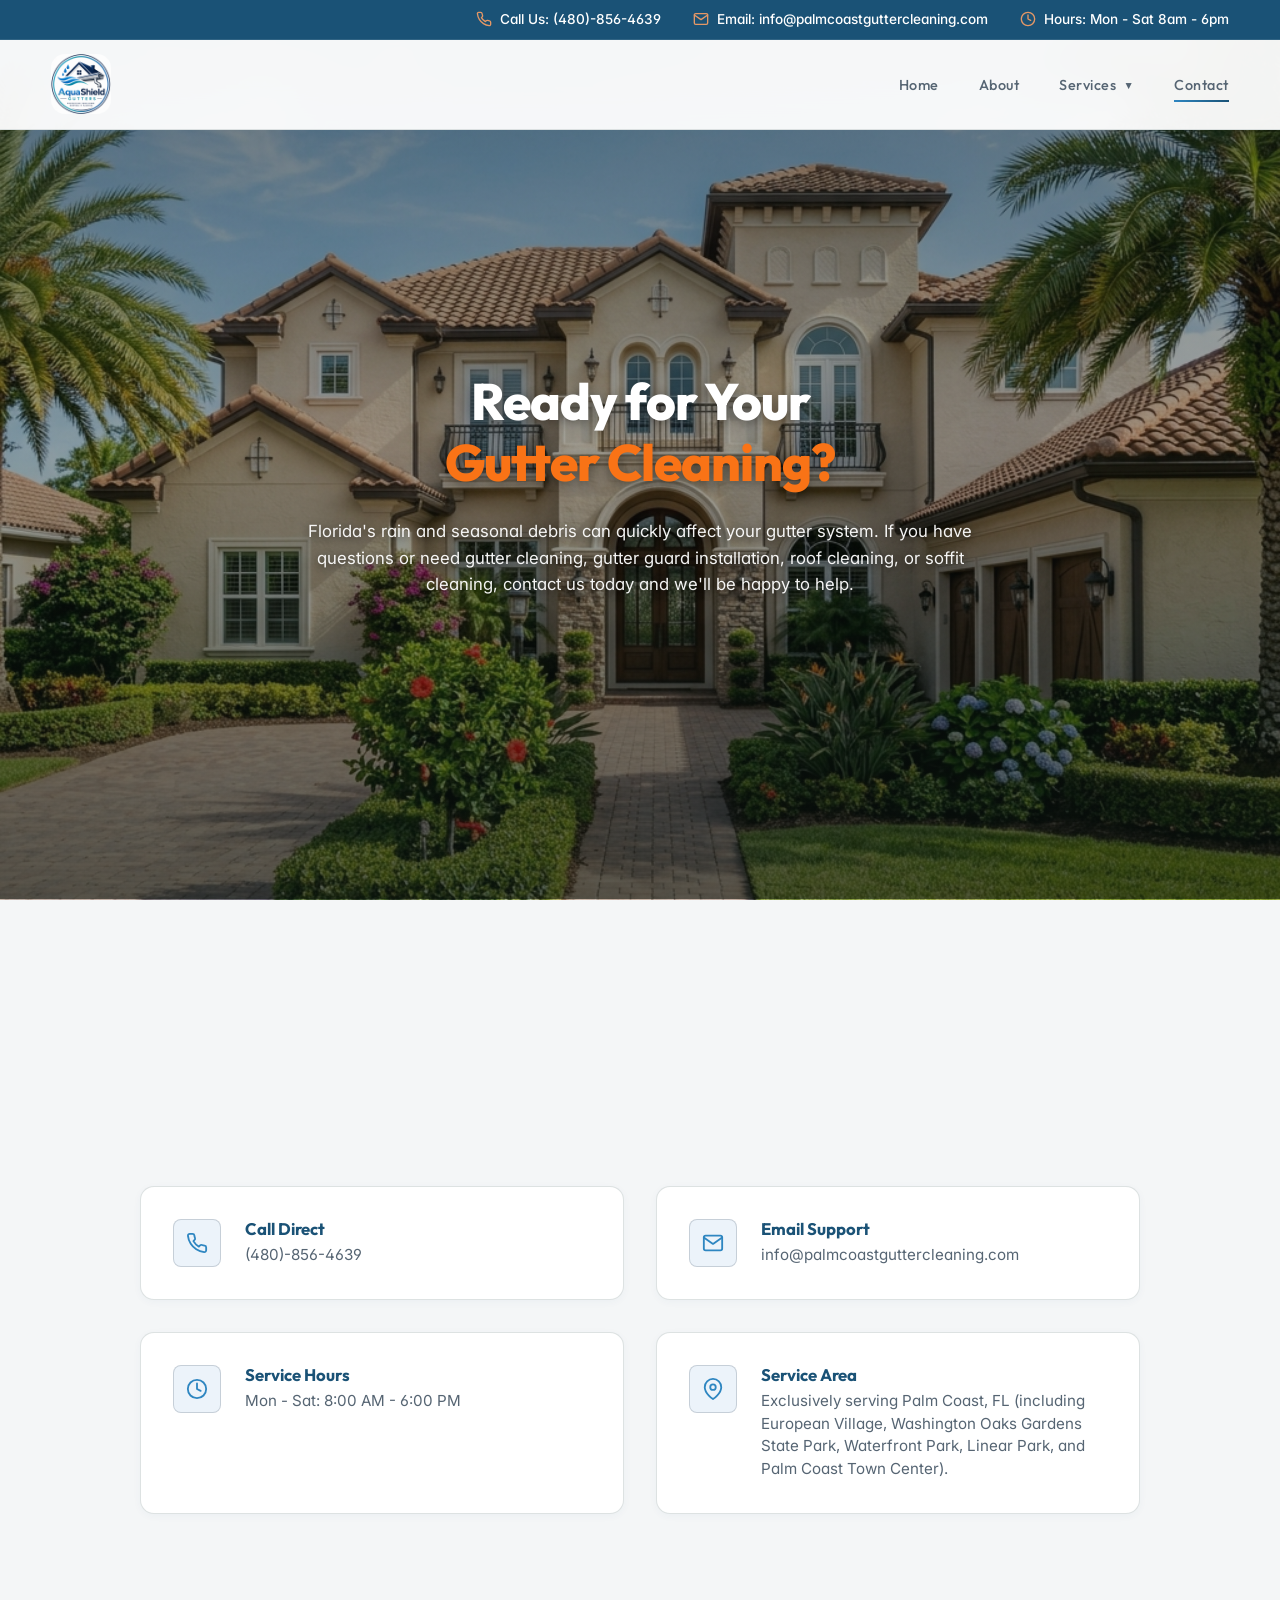
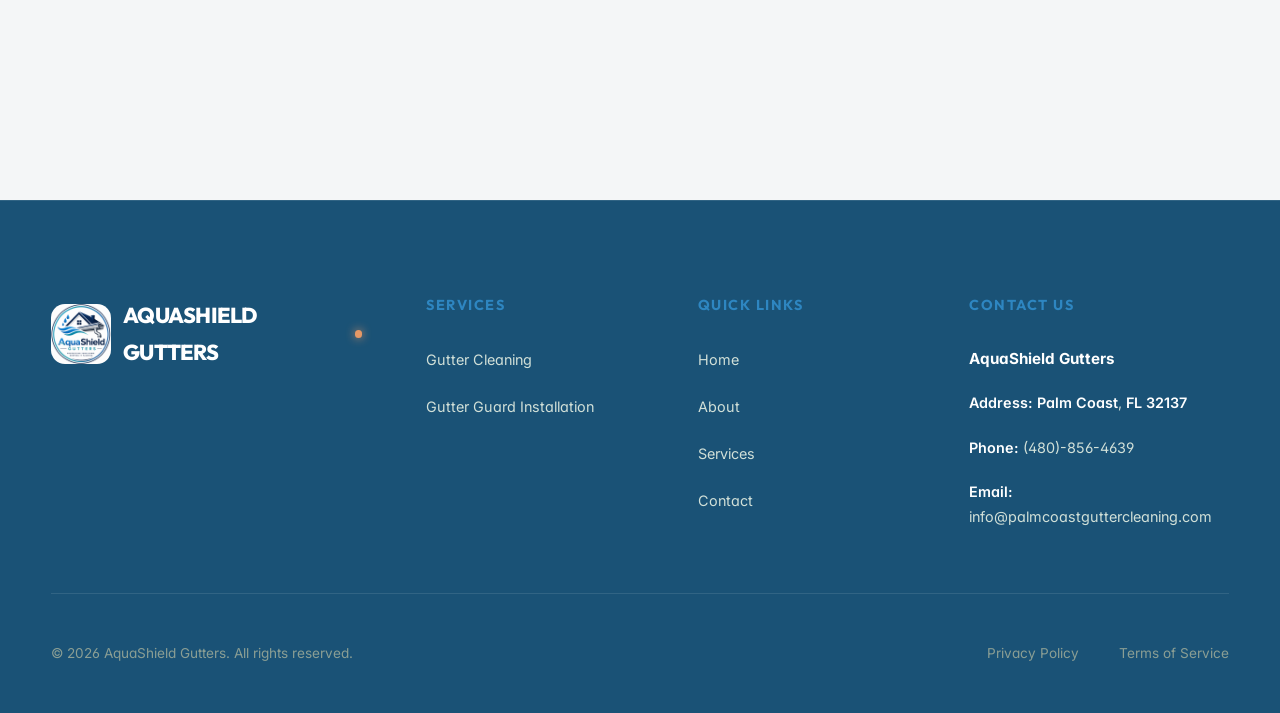
<file: contact.html>
<!DOCTYPE html>
<html lang="en">
<head>
    <meta charset="UTF-8">
    <meta name="google-site-verification" content="7vFGpaYrncoliANi8h26w9t9bQyLg8_8anYFkxBMxWg" />
    <meta name="robots" content="index, follow, max-image-preview:large, max-snippet:-1, max-video-preview:-1" />
    <meta name="X-Robots-Tag" content="index, follow" />
    <meta name="viewport" content="width=device-width, initial-scale=1.0">
    <title>Contact Us | AquaShield Gutters</title>
    <meta name="description" content="AquaShield Gutters provides professional gutter cleaning and gutter guard installation in Palm Coast to help protect your home from debris, overflow.">
    <link rel="icon" type="image/png" href="favicon.png">
    
    <!-- Canonical URL -->
    <link rel="canonical" href="https://gutter-cleaning-six.vercel.app/contact.html">
    
    <!-- Open Graph / Facebook -->
    <meta property="og:type" content="website">
    <meta property="og:url" content="https://gutter-cleaning-six.vercel.app/contact.html">
    <meta property="og:title" content="Contact Us | AquaShield Gutters">
    <meta property="og:description" content="AquaShield Gutters provides professional gutter cleaning and gutter guard installation in Palm Coast to help protect your home from debris, overflow.">

    <!-- Twitter -->
    <meta property="twitter:card" content="summary_large_image">
    <meta property="twitter:url" content="https://gutter-cleaning-six.vercel.app/contact.html">
    <meta property="twitter:title" content="Contact Us | AquaShield Gutters">
    <meta property="twitter:description" content="AquaShield Gutters provides professional gutter cleaning and gutter guard installation in Palm Coast to help protect your home from debris, overflow.">

    <!-- JSON-LD Schema Markup -->
    <script type="application/ld+json">
    {
      "@context": "https://schema.org",
      "@type": "ContactPage",
      "mainEntity": {
        "@type": "HomeAndConstructionBusiness",
        "name": "AquaShield Gutters",
        "image": "https://gutter-cleaning-six.vercel.app/images/logo.png",
        "url": "https://gutter-cleaning-six.vercel.app/",
        "telephone": "(480)-856-4639",
        "priceRange": "$$",
        "address": {
          "@type": "PostalAddress",
          "addressLocality": "Palm Coast",
          "addressRegion": "FL",
          "postalCode": "32137",
          "addressCountry": "US"
        },
        "geo": {
          "@type": "GeoCoordinates",
          "latitude": 29.5844,
          "longitude": -81.2078
        },
        "openingHoursSpecification": {
          "@type": "OpeningHoursSpecification",
          "dayOfWeek": [
            "Monday",
            "Tuesday",
            "Wednesday",
            "Thursday",
            "Friday",
            "Saturday"
          ],
          "opens": "08:00",
          "closes": "18:00"
        },
        "sameAs": [
          "https://gutter-cleaning-six.vercel.app/"
        ]
      }
    }
    </script>
    <link rel="stylesheet" href="style.css">
</head>
<body>

    <!-- Scroll Progress Bar -->
    <div class="scroll-progress-container">
        <div class="scroll-progress-bar" id="scrollProgress"></div>
    </div>

    <!-- Back to Top Button -->
    <button class="back-to-top" id="backToTop" aria-label="Scroll back to top">
        <span class="arrow-up-css"></span>
    </button>

    <!-- Header / Navigation -->
    <header class="main-header" id="mainHeader">
        <div class="header-info-bar">
            <div class="container info-bar-container">
                <div class="info-item phone-item">
                    <svg xmlns="http://www.w3.org/2000/svg" viewBox="0 0 24 24" fill="none" stroke="currentColor" stroke-width="2" stroke-linecap="round" stroke-linejoin="round"><path d="M22 16.92v3a2 2 0 0 1-2.18 2 19.79 19.79 0 0 1-8.63-3.07 19.5 19.5 0 0 1-6-6 19.79 19.79 0 0 1-3.07-8.67A2 2 0 0 1 4.11 2h3a2 2 0 0 1 2 1.72 12.84 12.84 0 0 0 .7 2.81 2 2 0 0 1-.45 2.11L8.09 9.91a16 16 0 0 0 6 6l1.27-1.27a2 2 0 0 1 2.11-.45 12.84 12.84 0 0 0 2.81.7A2 2 0 0 1 22 16.92z"></path></svg>
                    <span>Call Us: <a href="tel:(480)-856-4639">(480)-856-4639</a></span>
                </div>
                <div class="info-item email-item">
                    <svg xmlns="http://www.w3.org/2000/svg" viewBox="0 0 24 24" fill="none" stroke="currentColor" stroke-width="2" stroke-linecap="round" stroke-linejoin="round"><path d="M4 4h16c1.1 0 2 .9 2 2v12c0 1.1-.9 2-2 2H4c-1.1 0-2-.9-2-2V6c0-1.1.9-2 2-2z"></path><polyline points="22,6 12,13 2,6"></polyline></svg>
                    <span>Email: <a href="mailto:info@palmcoastguttercleaning.com">info@palmcoastguttercleaning.com</a></span>
                </div>
                <div class="info-item hours-item">
                    <svg xmlns="http://www.w3.org/2000/svg" viewBox="0 0 24 24" fill="none" stroke="currentColor" stroke-width="2" stroke-linecap="round" stroke-linejoin="round"><circle cx="12" cy="12" r="10"></circle><polyline points="12 6 12 12 16 14"></polyline></svg>
                    <span>Hours: Mon - Sat 8am - 6pm</span>
                </div>
            </div>
        </div>
        <div class="container nav-bar">
            <a href="index.html" class="logo" aria-label="Gutter Cleaning Home">
                <img src="images/logo.png" alt="Gutter Cleaning Logo" class="logo-img" decoding="async">
            </a>
            
            <button class="hamburger-toggle" id="mobileNavToggle" aria-label="Toggle navigation menu">
                <span></span>
                <span></span>
                <span></span>
            </button>

            <nav>
                <ul class="nav-menu" id="navMenu">
                    <li><a href="index.html" class="nav-link">Home</a></li>
                    <li><a href="about.html" class="nav-link">About</a></li>
                    <li class="nav-dropdown-wrapper">
                        <a href="#" class="nav-link">Services <span class="nav-dropdown-arrow">▼</span></a>
                        <ul class="nav-dropdown-menu">
                            <li><a href="gutter-guard-installation.html">Gutter Guard Installation</a></li>
                        </ul>
                    </li>
                    <li><a href="contact.html" class="nav-link active">Contact</a></li>
                </ul>
            </nav>
        </div>
    </header>

    <main>
        <!-- Inner Hero Section -->
        <section class="inner-hero contact-hero">
            <div class="inner-hero-overlay"></div>
            <div class="container inner-hero-container">
                <!-- <span class="section-badge">Contact Us</span> -->
                <h1 class="inner-hero-title">Ready for Your <br><span>Gutter Cleaning?</span></h1>
                <p class="inner-hero-desc">Florida's rain and seasonal debris can quickly affect your gutter system. If you have questions or need gutter cleaning, gutter guard installation, roof cleaning, or soffit cleaning, contact us today and we'll be happy to help.</p>
            </div>
        </section>

        <!-- Contact Page Content Section -->
        <section class="contact-page-content section-padding">
            <div class="container">
                <div class="contact-grid-layout reveal-el fade-up">
                    <!-- Detail 1: Phone -->
                    <div class="contact-detail-card-item">
                        <div class="contact-detail-icon-box">
                            <svg xmlns="http://www.w3.org/2000/svg" viewBox="0 0 24 24" fill="none" stroke="currentColor" stroke-width="2" stroke-linecap="round" stroke-linejoin="round" class="contact-icon-svg" style="width: 22px; height: 22px; color: var(--primary);"><path d="M22 16.92v3a2 2 0 0 1-2.18 2 19.79 19.79 0 0 1-8.63-3.07 19.5 19.5 0 0 1-6-6 19.79 19.79 0 0 1-3.07-8.67A2 2 0 0 1 4.11 2h3a2 2 0 0 1 2 1.72 12.84 12.84 0 0 0 .7 2.81 2 2 0 0 1-.45 2.11L8.09 9.91a16 16 0 0 0 6 6l1.27-1.27a2 2 0 0 1 2.11-.45 12.84 12.84 0 0 0 2.81.7A2 2 0 0 1 22 16.92z"></path></svg>
                        </div>
                        <div class="contact-detail-text-box">
                            <h4>Call Direct</h4>
                            <p><a href="tel:(480)-856-4639">(480)-856-4639</a></p>
                        </div>
                    </div>

                    <!-- Detail 2: Email -->
                    <div class="contact-detail-card-item">
                        <div class="contact-detail-icon-box">
                            <svg xmlns="http://www.w3.org/2000/svg" viewBox="0 0 24 24" fill="none" stroke="currentColor" stroke-width="2" stroke-linecap="round" stroke-linejoin="round" class="contact-icon-svg" style="width: 22px; height: 22px; color: var(--primary);"><path d="M4 4h16c1.1 0 2 .9 2 2v12c0 1.1-.9 2-2 2H4c-1.1 0-2-.9-2-2V6c0-1.1.9-2 2-2z"></path><polyline points="22,6 12,13 2,6"></polyline></svg>
                        </div>
                        <div class="contact-detail-text-box">
                            <h4>Email Support</h4>
                            <p><a href="mailto:info@palmcoastguttercleaning.com">info@palmcoastguttercleaning.com</a></p>
                        </div>
                    </div>

                    <!-- Detail 3: Hours -->
                    <div class="contact-detail-card-item">
                        <div class="contact-detail-icon-box">
                            <svg xmlns="http://www.w3.org/2000/svg" viewBox="0 0 24 24" fill="none" stroke="currentColor" stroke-width="2" stroke-linecap="round" stroke-linejoin="round" class="contact-icon-svg" style="width: 22px; height: 22px; color: var(--primary);"><circle cx="12" cy="12" r="10"></circle><polyline points="12 6 12 12 16 14"></polyline></svg>
                        </div>
                        <div class="contact-detail-text-box">
                            <h4>Service Hours</h4>
                            <p>Mon - Sat: 8:00 AM - 6:00 PM</p>
                        </div>
                    </div>

                    <!-- Detail 4: Area -->
                    <div class="contact-detail-card-item">
                        <div class="contact-detail-icon-box">
                            <svg xmlns="http://www.w3.org/2000/svg" viewBox="0 0 24 24" fill="none" stroke="currentColor" stroke-width="2" stroke-linecap="round" stroke-linejoin="round" class="contact-icon-svg" style="width: 22px; height: 22px; color: var(--primary);"><path d="M21 10c0 7-9 13-9 13s-9-6-9-13a9 9 0 0 1 18 0z"></path><circle cx="12" cy="10" r="3"></circle></svg>
                        </div>
                        <div class="contact-detail-text-box">
                            <h4>Service Area</h4>
                            <p>Exclusively serving Palm Coast, FL (including European Village, Washington Oaks Gardens State Park, Waterfront Park, Linear Park, and Palm Coast Town Center).</p>
                        </div>
                    </div>
                </div>
            </div>
        </section>
    </main>

    <!-- Footer -->
    <footer class="main-footer">
        <div class="container">
            <div class="footer-grid">
                <div class="footer-column footer-brand">
                    <a href="index.html" class="logo">
                        <img src="images/logo.png" alt="Gutter Cleaning Logo" class="logo-img" loading="lazy" decoding="async">
                        AQUASHIELD GUTTERS<span class="logo-dot"></span>
                    </a>

                </div>
                
                <div class="footer-column">
                    <h3>Services</h3>
                    <ul class="footer-links">
                        <li><a href="index.html#services">Gutter Cleaning</a></li>
                        <li><a href="gutter-guard-installation.html">Gutter Guard Installation</a></li>
                    </ul>
                </div>
                
                <div class="footer-column">
                    <h3>Quick Links</h3>
                    <ul class="footer-links">
                        <li><a href="index.html">Home</a></li>
                        <li><a href="about.html">About</a></li>
                        <li><a href="index.html#services">Services</a></li>
                        <li><a href="contact.html">Contact</a></li>
                    </ul>
                </div>
                
                <div class="footer-column">
                    <h3>Contact Us</h3>
                    <div class="footer-contact-details" itemscope itemtype="http://schema.org/LocalBusiness">
                        <p class="nap-name" itemprop="name"><strong>AquaShield Gutters</strong></p>
                        <p class="nap-address" itemprop="address" itemscope itemtype="http://schema.org/PostalAddress">
                            <span>Address:</span> <span itemprop="addressLocality">Palm Coast</span>, <span itemprop="addressRegion">FL</span> <span itemprop="postalCode">32137</span>
                        </p>
                        <p class="nap-phone">
                            <span>Phone:</span> <a href="tel:(480)-856-4639" itemprop="telephone">(480)-856-4639</a>
                        </p>
                        <p class="nap-email">
                            <span>Email:</span> <a href="mailto:info@palmcoastguttercleaning.com" itemprop="email">info@palmcoastguttercleaning.com</a>
                        </p>
                    </div>
                </div>
            </div>
            
            <div class="footer-bottom">
                <p class="copyright">&copy; 2026 AquaShield Gutters. All rights reserved.</p>
                <div class="footer-bottom-links">
                    <a href="#">Privacy Policy</a>
                    <a href="#">Terms of Service</a>
                </div>
            </div>
        </div>
    </footer>

    <script src="script.js"></script>
</body>
</html>
</file>
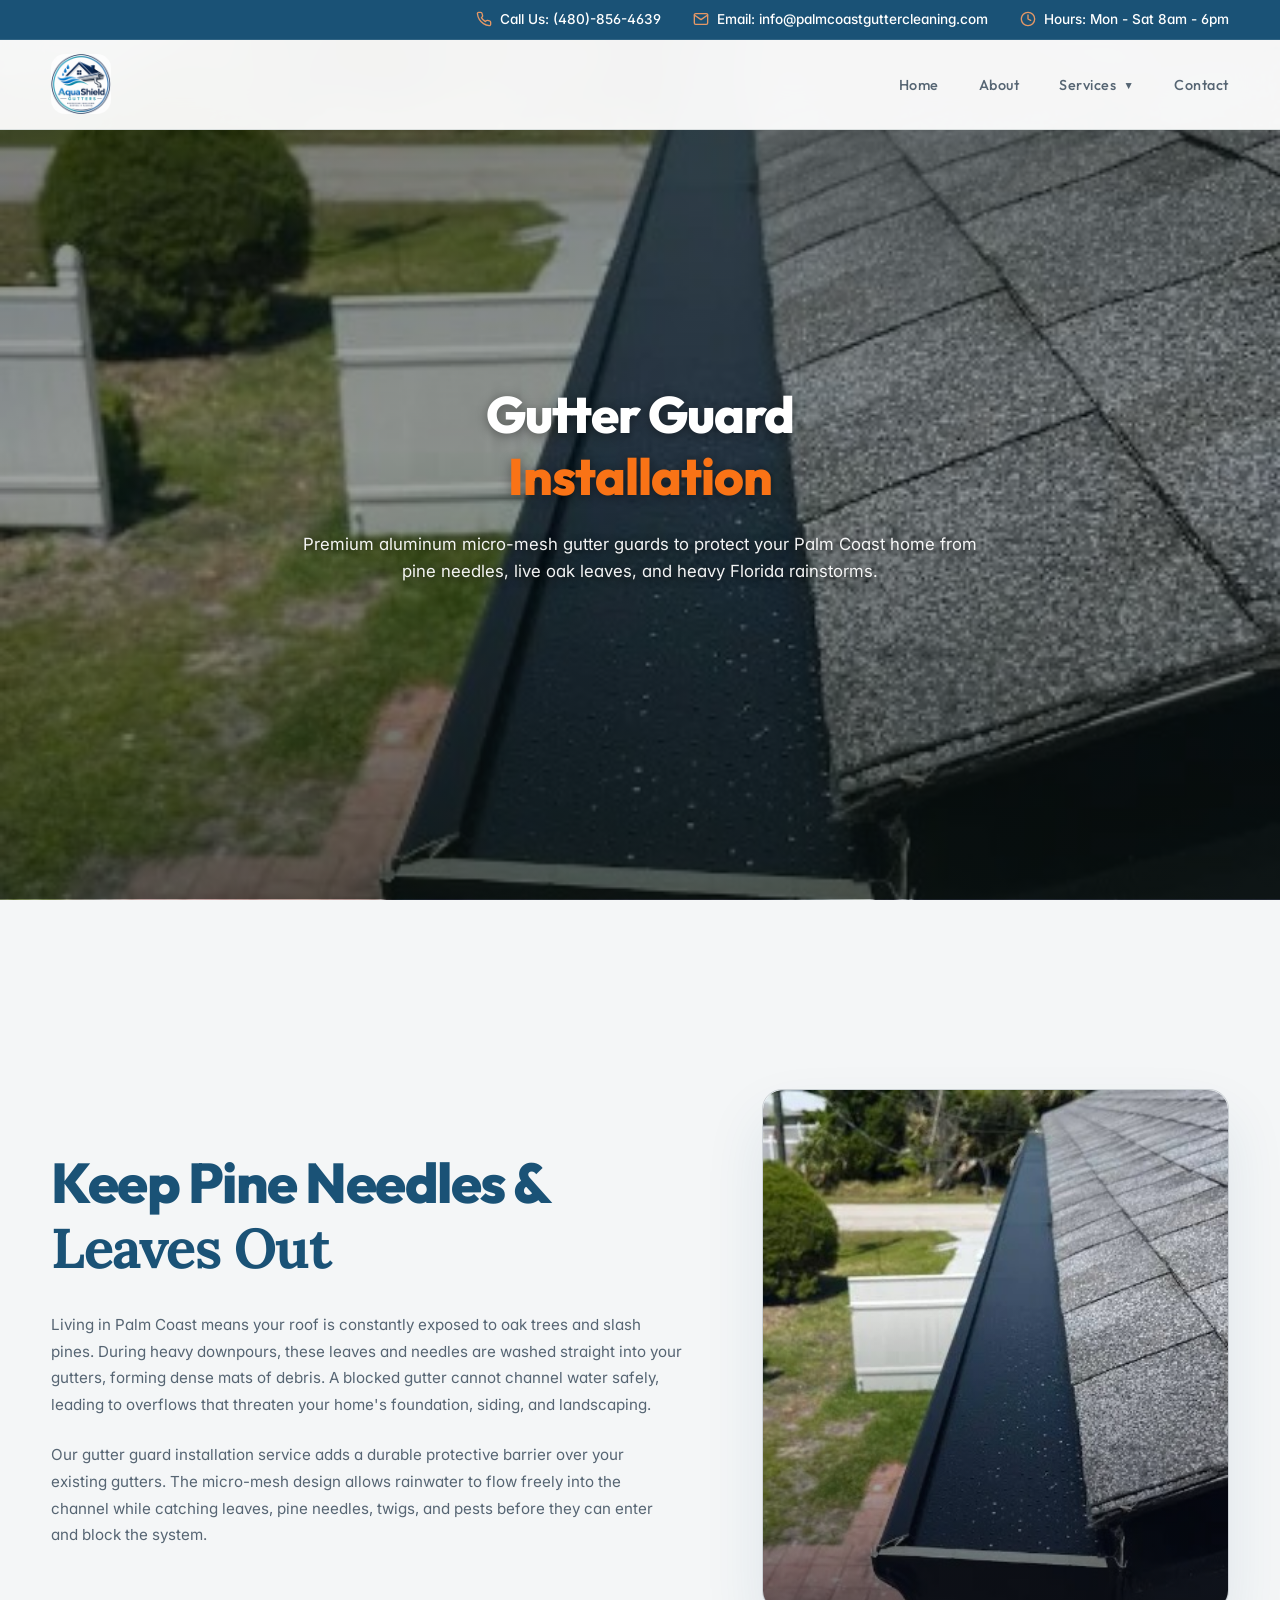
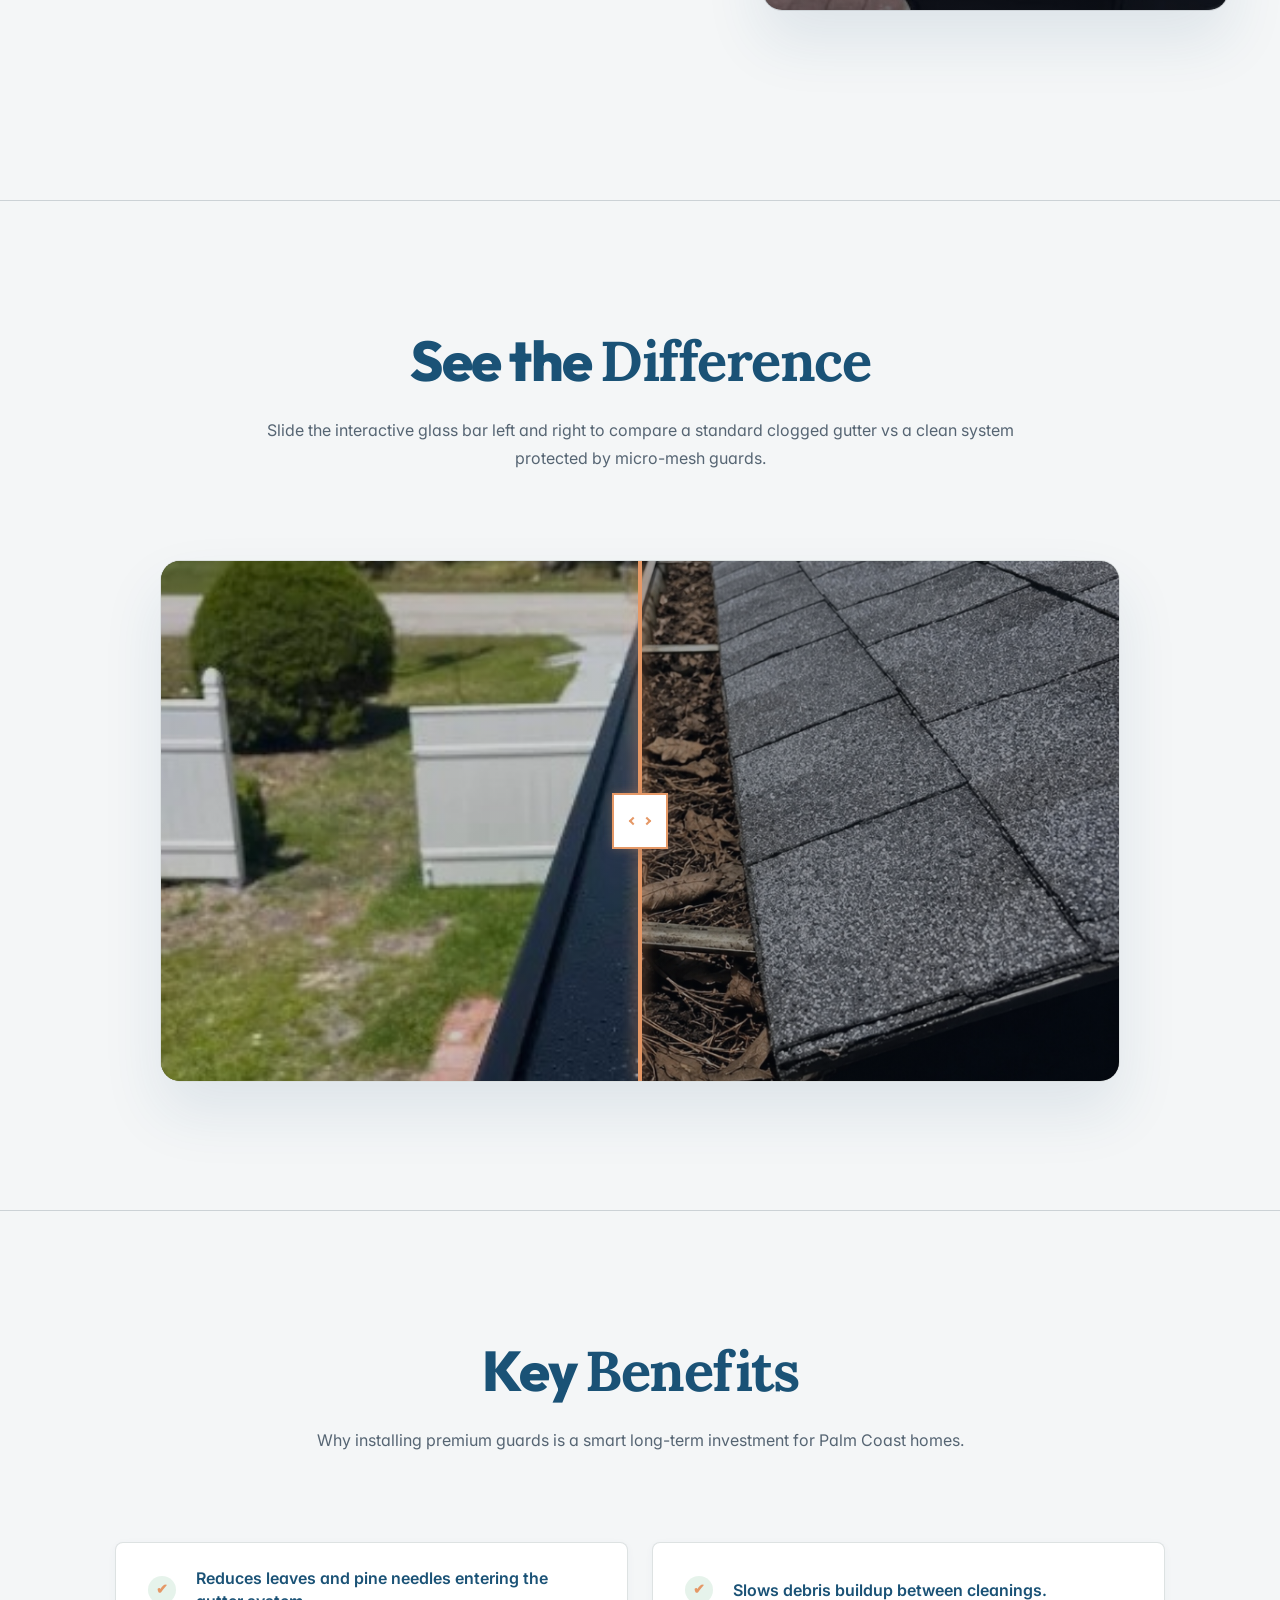
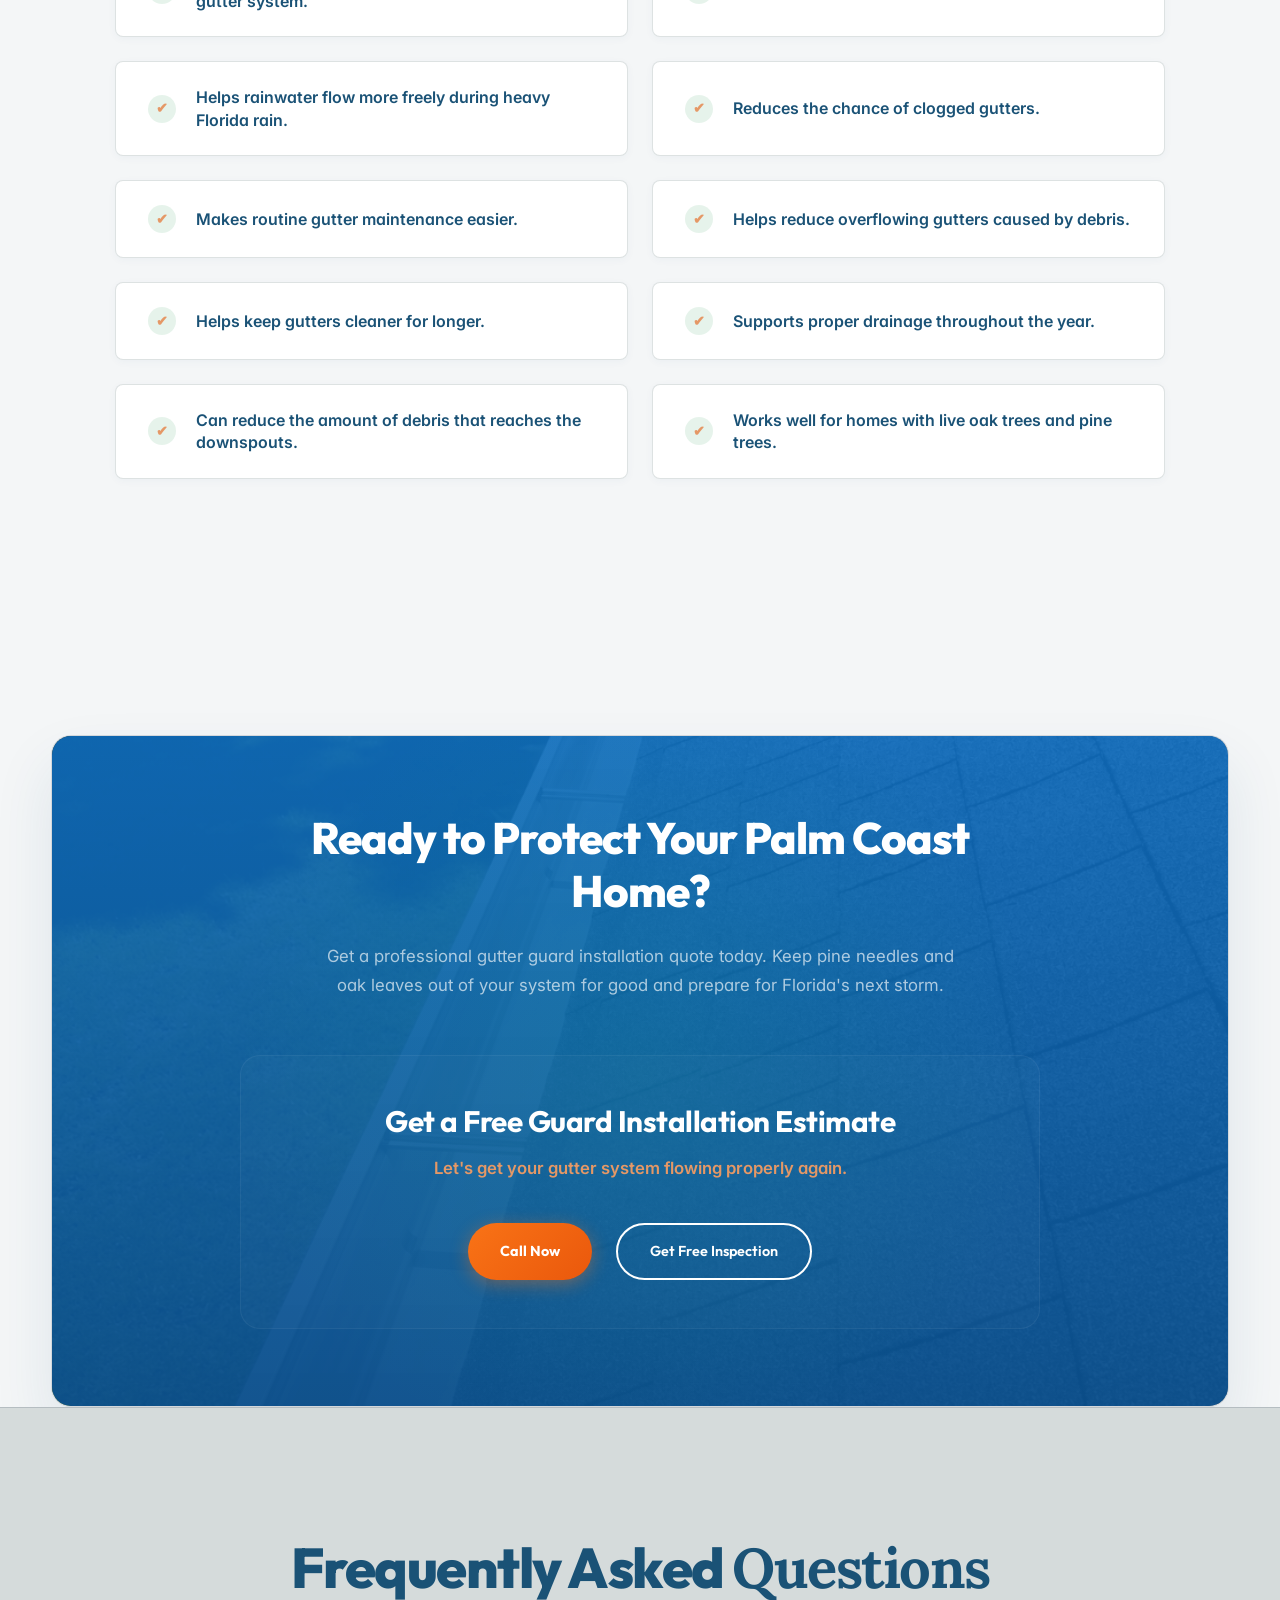
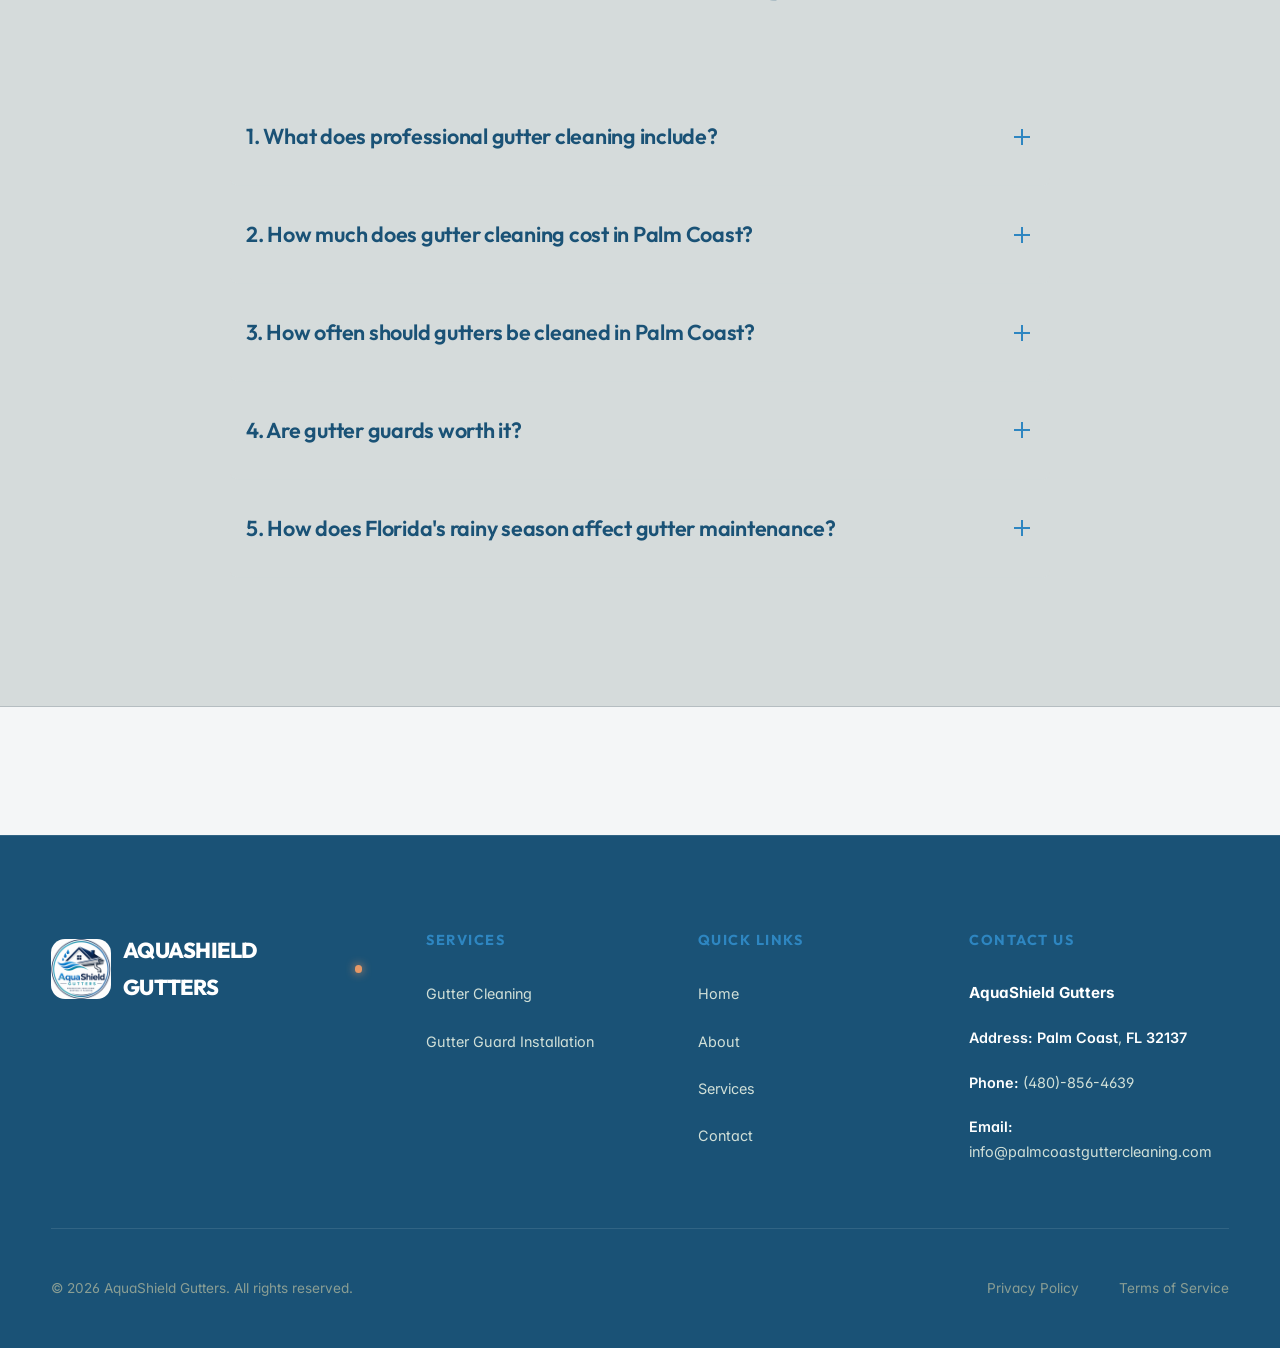
<file: gutter-guard-installation.html>
<!DOCTYPE html>
<html lang="en">
<head>
    <meta charset="UTF-8">
    <meta name="google-site-verification" content="7vFGpaYrncoliANi8h26w9t9bQyLg8_8anYFkxBMxWg" />
    <meta name="robots" content="index, follow, max-image-preview:large, max-snippet:-1, max-video-preview:-1" />
    <meta name="X-Robots-Tag" content="index, follow" />
    <meta name="viewport" content="width=device-width, initial-scale=1.0">
    <title>Gutter Guard Installation Palm Coast | Leaf & Filter Protection</title>
    <meta name="description" content="AquaShield Gutters provides professional gutter cleaning and gutter guard installation in Palm Coast to help protect your home from debris, overflow.">
    <link rel="icon" type="image/png" href="favicon.png">
    
    <!-- Canonical URL -->
    <link rel="canonical" href="https://gutter-cleaning-six.vercel.app/gutter-guard-installation.html">
    
    <!-- Open Graph / Facebook -->
    <meta property="og:type" content="website">
    <meta property="og:url" content="https://gutter-cleaning-six.vercel.app/gutter-guard-installation.html">
    <meta property="og:title" content="Gutter Guard Installation Palm Coast | Leaf & Filter Protection">
    <meta property="og:description" content="AquaShield Gutters provides professional gutter cleaning and gutter guard installation in Palm Coast to help protect your home from debris, overflow.">

    <!-- Twitter -->
    <meta property="twitter:card" content="summary_large_image">
    <meta property="twitter:url" content="https://gutter-cleaning-six.vercel.app/gutter-guard-installation.html">
    <meta property="twitter:title" content="Gutter Guard Installation Palm Coast | Leaf & Filter Protection">
    <meta property="twitter:description" content="AquaShield Gutters provides professional gutter cleaning and gutter guard installation in Palm Coast to help protect your home from debris, overflow.">

    <!-- JSON-LD Schema Markup -->
    <script type="application/ld+json">
    {
      "@context": "https://schema.org",
      "@type": "Service",
      "name": "Gutter Guard Installation",
      "serviceType": "Gutter Protection",
      "provider": {
        "@type": "HomeAndConstructionBusiness",
        "name": "AquaShield Gutters",
        "image": "https://gutter-cleaning-six.vercel.app/images/logo.png",
        "url": "https://gutter-cleaning-six.vercel.app/",
        "telephone": "(480)-856-4639",
        "priceRange": "$$",
        "address": {
          "@type": "PostalAddress",
          "addressLocality": "Palm Coast",
          "addressRegion": "FL",
          "postalCode": "32137",
          "addressCountry": "US"
        },
        "geo": {
          "@type": "GeoCoordinates",
          "latitude": 29.5844,
          "longitude": -81.2078
        },
        "openingHoursSpecification": {
          "@type": "OpeningHoursSpecification",
          "dayOfWeek": [
            "Monday",
            "Tuesday",
            "Wednesday",
            "Thursday",
            "Friday",
            "Saturday"
          ],
          "opens": "08:00",
          "closes": "18:00"
        },
        "sameAs": [
          "https://gutter-cleaning-six.vercel.app/"
        ]
      },
      "areaServed": {
        "@type": "State",
        "name": "Florida"
      },
      "description": "Premium aluminum micro-mesh gutter guards to protect your Palm Coast home from pine needles, live oak leaves, and heavy Florida rainstorms."
    }
    </script>
    <link rel="stylesheet" href="style.css">
</head>
<body>

    <!-- Scroll Progress Bar -->
    <div class="scroll-progress-container">
        <div class="scroll-progress-bar" id="scrollProgress"></div>
    </div>

    <!-- Back to Top Button -->
    <button class="back-to-top" id="backToTop" aria-label="Scroll back to top">
        <span class="arrow-up-css"></span>
    </button>

    <!-- Header / Navigation -->
    <header class="main-header" id="mainHeader">
        <div class="header-info-bar">
            <div class="container info-bar-container">
                <div class="info-item phone-item">
                    <svg xmlns="http://www.w3.org/2000/svg" viewBox="0 0 24 24" fill="none" stroke="currentColor" stroke-width="2" stroke-linecap="round" stroke-linejoin="round"><path d="M22 16.92v3a2 2 0 0 1-2.18 2 19.79 19.79 0 0 1-8.63-3.07 19.5 19.5 0 0 1-6-6 19.79 19.79 0 0 1-3.07-8.67A2 2 0 0 1 4.11 2h3a2 2 0 0 1 2 1.72 12.84 12.84 0 0 0 .7 2.81 2 2 0 0 1-.45 2.11L8.09 9.91a16 16 0 0 0 6 6l1.27-1.27a2 2 0 0 1 2.11-.45 12.84 12.84 0 0 0 2.81.7A2 2 0 0 1 22 16.92z"></path></svg>
                    <span>Call Us: <a href="tel:(480)-856-4639">(480)-856-4639</a></span>
                </div>
                <div class="info-item email-item">
                    <svg xmlns="http://www.w3.org/2000/svg" viewBox="0 0 24 24" fill="none" stroke="currentColor" stroke-width="2" stroke-linecap="round" stroke-linejoin="round"><path d="M4 4h16c1.1 0 2 .9 2 2v12c0 1.1-.9 2-2 2H4c-1.1 0-2-.9-2-2V6c0-1.1.9-2 2-2z"></path><polyline points="22,6 12,13 2,6"></polyline></svg>
                    <span>Email: <a href="mailto:info@palmcoastguttercleaning.com">info@palmcoastguttercleaning.com</a></span>
                </div>
                <div class="info-item hours-item">
                    <svg xmlns="http://www.w3.org/2000/svg" viewBox="0 0 24 24" fill="none" stroke="currentColor" stroke-width="2" stroke-linecap="round" stroke-linejoin="round"><circle cx="12" cy="12" r="10"></circle><polyline points="12 6 12 12 16 14"></polyline></svg>
                    <span>Hours: Mon - Sat 8am - 6pm</span>
                </div>
            </div>
        </div>
        <div class="container nav-bar">
            <a href="index.html" class="logo" aria-label="Gutter Cleaning Home">
                <img src="images/logo.png" alt="Gutter Cleaning Logo" class="logo-img" decoding="async">
            </a>
            
            <button class="hamburger-toggle" id="mobileNavToggle" aria-label="Toggle navigation menu">
                <span></span>
                <span></span>
                <span></span>
            </button>

            <nav>
                <ul class="nav-menu" id="navMenu">
                    <li><a href="index.html" class="nav-link">Home</a></li>
                    <li><a href="about.html" class="nav-link">About</a></li>
                    <li class="nav-dropdown-wrapper active">
                        <a href="#" class="nav-link active">Services <span class="nav-dropdown-arrow">▼</span></a>
                        <ul class="nav-dropdown-menu">
                            <li><a href="gutter-guard-installation.html" class="active">Gutter Guard Installation</a></li>
                        </ul>
                    </li>
                    <li><a href="contact.html" class="nav-link">Contact</a></li>
                </ul>
            </nav>
        </div>
    </header>

    <main>
        <!-- Inner Hero Section -->
        <section class="inner-hero guard-hero">
            <div class="inner-hero-overlay"></div>
            <div class="container inner-hero-container">
                <!-- <span class="section-badge">Gutter Protection</span> -->
                <h1 class="inner-hero-title">Gutter Guard <br><span>Installation</span></h1>
                <p class="inner-hero-desc">Premium aluminum micro-mesh gutter guards to protect your Palm Coast home from pine needles, live oak leaves, and heavy Florida rainstorms.</p>
            </div>
        </section>

        <!-- Product Overview Section -->
        <section class="guard-overview section-padding">
            <div class="container">
                <div class="about-split-layout">
                    <div class="about-text-side reveal-el fade-right">
                        <!-- <span class="section-badge">Why Guards Matter</span> -->
                        <h2 class="section-title">Keep Pine Needles & <span>Leaves Out</span></h2>
                        <div class="about-paragraphs">
                            <p class="about-p">
                                Living in Palm Coast means your roof is constantly exposed to oak trees and slash pines. During heavy downpours, these leaves and needles are washed straight into your gutters, forming dense mats of debris. A blocked gutter cannot channel water safely, leading to overflows that threaten your home's foundation, siding, and landscaping.
                            </p>
                            <p class="about-p">
                                Our gutter guard installation service adds a durable protective barrier over your existing gutters. The micro-mesh design allows rainwater to flow freely into the channel while catching leaves, pine needles, twigs, and pests before they can enter and block the system.
                            </p>
                        </div>
                    </div>
                    
                    <div class="about-graphic-side reveal-el fade-left">
                        <div class="about-image-wrapper">
                            <img src="images/gutter_guard_showcase.png" alt="Installed micro-mesh gutter guard protection screen" class="about-img" loading="lazy" decoding="async">
                            <div class="about-img-backdrop"></div>
                        </div>
                    </div>
                </div>
            </div>
        </section>

        <!-- Before & After Comparison Slider -->
        <section class="before-after section-padding" id="comparison" style="background-color: var(--background); border-top: 1px solid var(--border-dark); border-bottom: 1px solid var(--border-dark);">
            <div class="container">
                <div class="section-title-wrap text-center reveal-el fade-up">
                    <!-- <span class="section-badge">Comparison</span> -->
                    <h2 class="section-title">See the <span>Difference</span></h2>
                    <p class="text-muted">Slide the interactive glass bar left and right to compare a standard clogged gutter vs a clean system protected by micro-mesh guards.</p>
                </div>
                
                <div class="slider-container-wrap reveal-el scale">
                    <div class="slider-container" id="comparisonSlider">
                        <!-- Before Layer -->
                        <div class="slider-img-box slider-before" style="background: linear-gradient(rgba(9, 13, 22, 0.4), rgba(9, 13, 22, 0.4)), url('images/gutter_guard_before.jpg') center/cover no-repeat;">
                            <span class="slider-label slider-before-label">Unprotected (Clogged)</span>
                        </div>
                        
                        <!-- After Layer -->
                        <div class="slider-img-box slider-after" id="sliderAfter">
                            <div class="slider-after-inner" style="background: linear-gradient(rgba(9, 13, 22, 0.2), rgba(9, 13, 22, 0.2)), url('images/gutter_guard_showcase.png') center/cover no-repeat;">
                                <span class="slider-label slider-after-label">Protected by Micro-Mesh</span>
                            </div>
                        </div>
                        
                        <!-- Handle -->
                        <div class="slider-handle" id="sliderHandle">
                            <div class="slider-handle-button">
                                <div class="handle-arrows-css">
                                    <span class="arrow-left-css"></span>
                                    <span class="arrow-right-css"></span>
                                </div>
                            </div>
                        </div>
                    </div>
                </div>
            </div>
        </section>

        <!-- Benefits Grid Section -->
        <section class="guard-benefits section-padding">
            <div class="container">
                <div class="section-title-wrap text-center reveal-el fade-up">
                    <!-- <span class="section-badge">Key Benefits</span> -->
                    <h2 class="section-title">Key <span>Benefits</span></h2>
                    <p class="text-muted">Why installing premium guards is a smart long-term investment for Palm Coast homes.</p>
                </div>

                <div class="guard-benefits-layout">
                    <!-- Item 1 -->
                    <div class="guard-benefit-bullet-item reveal-el fade-up" style="transition-delay: 0.05s;">
                        <div class="guard-benefit-check-box">✔</div>
                        <p>Reduces leaves and pine needles entering the gutter system.</p>
                    </div>

                    <!-- Item 2 -->
                    <div class="guard-benefit-bullet-item reveal-el fade-up" style="transition-delay: 0.1s;">
                        <div class="guard-benefit-check-box">✔</div>
                        <p>Slows debris buildup between cleanings.</p>
                    </div>

                    <!-- Item 3 -->
                    <div class="guard-benefit-bullet-item reveal-el fade-up" style="transition-delay: 0.15s;">
                        <div class="guard-benefit-check-box">✔</div>
                        <p>Helps rainwater flow more freely during heavy Florida rain.</p>
                    </div>

                    <!-- Item 4 -->
                    <div class="guard-benefit-bullet-item reveal-el fade-up" style="transition-delay: 0.2s;">
                        <div class="guard-benefit-check-box">✔</div>
                        <p>Reduces the chance of clogged gutters.</p>
                    </div>

                    <!-- Item 5 -->
                    <div class="guard-benefit-bullet-item reveal-el fade-up" style="transition-delay: 0.25s;">
                        <div class="guard-benefit-check-box">✔</div>
                        <p>Makes routine gutter maintenance easier.</p>
                    </div>

                    <!-- Item 6 -->
                    <div class="guard-benefit-bullet-item reveal-el fade-up" style="transition-delay: 0.3s;">
                        <div class="guard-benefit-check-box">✔</div>
                        <p>Helps reduce overflowing gutters caused by debris.</p>
                    </div>

                    <!-- Item 7 -->
                    <div class="guard-benefit-bullet-item reveal-el fade-up" style="transition-delay: 0.35s;">
                        <div class="guard-benefit-check-box">✔</div>
                        <p>Helps keep gutters cleaner for longer.</p>
                    </div>

                    <!-- Item 8 -->
                    <div class="guard-benefit-bullet-item reveal-el fade-up" style="transition-delay: 0.4s;">
                        <div class="guard-benefit-check-box">✔</div>
                        <p>Supports proper drainage throughout the year.</p>
                    </div>

                    <!-- Item 9 -->
                    <div class="guard-benefit-bullet-item reveal-el fade-up" style="transition-delay: 0.45s;">
                        <div class="guard-benefit-check-box">✔</div>
                        <p>Can reduce the amount of debris that reaches the downspouts.</p>
                    </div>

                    <!-- Item 10 -->
                    <div class="guard-benefit-bullet-item reveal-el fade-up" style="transition-delay: 0.5s;">
                        <div class="guard-benefit-check-box">✔</div>
                        <p>Works well for homes with live oak trees and pine trees.</p>
                    </div>
                </div>
            </div>
        </section>

        <!-- CTA Section -->
        <section class="contact-section section-padding" id="contact">
            <div class="container">
                <div class="contact-glass-card reveal-el scale">
                    <div class="contact-info-block-full reveal-el fade-up" style="background: linear-gradient(rgba(15, 108, 189, 0.92), rgba(11, 79, 140, 0.96)), url('images/gutter_clean_after.jpg') center/cover no-repeat;">
                        <!-- <span class="cta-badge">Free Quote</span> -->
                        <h2 class="contact-full-title">Ready to Protect Your Palm Coast Home?</h2>
                        <p class="contact-info-desc-full">
                            Get a professional gutter guard installation quote today. Keep pine needles and oak leaves out of your system for good and prepare for Florida's next storm.
                        </p>
                        <div class="contact-action-box">
                            <h3>Get a Free Guard Installation Estimate</h3>
                            <p>Let's get your gutter system flowing properly again.</p>
                            <div class="contact-action-buttons">
                                <a href="tel:(480)-856-4639" class="btn btn-primary">Call Now</a>
                                <a href="contact.html" class="btn btn-outline-white">Get Free Inspection</a>
                            </div>
                        </div>
                    </div>
                </div>
            </div>
        <!-- Before Footer: FAQ Section -->
        <section class="faqs-section section-padding" id="faq" style="background-color: var(--background-dark); border-top: 1px solid var(--border-dark); border-bottom: 1px solid var(--border-dark);">
            <div class="container">
                <div class="section-title-wrap text-center reveal-el fade-up">
                    <h2 class="section-title">Frequently Asked <span>Questions</span></h2>
                </div>
                
                <div class="faq-accordion-container reveal-el fade-up">
                    <!-- FAQ 1 -->
                    <div class="faq-accordion-item">
                        <button class="faq-accordion-header" aria-expanded="false">
                            <h3>1. What does professional gutter cleaning include?</h3>
                            <span class="faq-arrow-css"></span>
                        </button>
                        <div class="faq-accordion-content">
                            <div class="faq-accordion-content-inner">
                                Professional gutter cleaning includes removing leaves, roof grit, seed pods, and other debris that restrict water flow. The service also includes clearing visible blockages, checking the roof drainage system, and making sure rainwater can move away from your home properly. Before the visit is complete, any visible drainage concerns are explained.
                            </div>
                        </div>
                    </div>
                    <!-- FAQ 2 -->
                    <div class="faq-accordion-item">
                        <button class="faq-accordion-header" aria-expanded="false">
                            <h3>2. How much does gutter cleaning cost in Palm Coast?</h3>
                            <span class="faq-arrow-css"></span>
                        </button>
                        <div class="faq-accordion-content">
                            <div class="faq-accordion-content-inner">
                                The cost depends on several factors, including the size of your home, roof height, accessibility, and the amount of debris inside the system. Every property is different, so an inspection is the best way to receive an accurate estimate.
                            </div>
                        </div>
                    </div>
                    <!-- FAQ 3 -->
                    <div class="faq-accordion-item">
                        <button class="faq-accordion-header" aria-expanded="false">
                            <h3>3. How often should gutters be cleaned in Palm Coast?</h3>
                            <span class="faq-arrow-css"></span>
                        </button>
                        <div class="faq-accordion-content">
                            <div class="faq-accordion-content-inner">
                                Most Palm Coast homes benefit from maintenance at least twice a year. Homes surrounded by mature trees or exposed to frequent storms may require more frequent service because debris can build up faster throughout the year.
                            </div>
                        </div>
                    </div>
                    <!-- FAQ 4 -->
                    <div class="faq-accordion-item">
                        <button class="faq-accordion-header" aria-expanded="false">
                            <h3>4. Are gutter guards worth it?</h3>
                            <span class="faq-arrow-css"></span>
                        </button>
                        <div class="faq-accordion-content">
                            <div class="faq-accordion-content-inner">
                                For many homeowners, gutter guards help reduce the amount of leaves and outdoor debris that enter the drainage system. They make routine maintenance easier, but they do not eliminate the need for periodic inspections and cleaning.
                            </div>
                        </div>
                    </div>
                    <!-- FAQ 5 -->
                    <div class="faq-accordion-item">
                        <button class="faq-accordion-header" aria-expanded="false">
                            <h3>5. How does Florida's rainy season affect gutter maintenance?</h3>
                            <span class="faq-arrow-css"></span>
                        </button>
                        <div class="faq-accordion-content">
                            <div class="faq-accordion-content-inner">
                                Heavy rainfall can move large amounts of water through the roof drainage system in a short period. If debris blocks the flow, water may overflow instead of draining away from the home. Routine maintenance before the rainy season helps reduce the chance of drainage problems.
                            </div>
                        </div>
                     </div>
                </div>
            </div>
        </section>
    </main>

    <!-- Footer -->
    <footer class="main-footer">
        <div class="container">
            <div class="footer-grid">
                <div class="footer-column footer-brand">
                    <a href="index.html" class="logo">
                        <img src="images/logo.png" alt="Gutter Cleaning Logo" class="logo-img" loading="lazy" decoding="async">
                        AQUASHIELD GUTTERS<span class="logo-dot"></span>
                    </a>

                </div>
                
                <div class="footer-column">
                    <h3>Services</h3>
                    <ul class="footer-links">
                        <li><a href="index.html#services">Gutter Cleaning</a></li>
                        <li><a href="gutter-guard-installation.html">Gutter Guard Installation</a></li>
                    </ul>
                </div>
                
                <div class="footer-column">
                    <h3>Quick Links</h3>
                    <ul class="footer-links">
                        <li><a href="index.html">Home</a></li>
                        <li><a href="about.html">About</a></li>
                        <li><a href="index.html#services">Services</a></li>
                        <li><a href="contact.html">Contact</a></li>
                    </ul>
                </div>
                
                <div class="footer-column">
                    <h3>Contact Us</h3>
                    <div class="footer-contact-details" itemscope itemtype="http://schema.org/LocalBusiness">
                        <p class="nap-name" itemprop="name"><strong>AquaShield Gutters</strong></p>
                        <p class="nap-address" itemprop="address" itemscope itemtype="http://schema.org/PostalAddress">
                            <span>Address:</span> <span itemprop="addressLocality">Palm Coast</span>, <span itemprop="addressRegion">FL</span> <span itemprop="postalCode">32137</span>
                        </p>
                        <p class="nap-phone">
                            <span>Phone:</span> <a href="tel:(480)-856-4639" itemprop="telephone">(480)-856-4639</a>
                        </p>
                        <p class="nap-email">
                            <span>Email:</span> <a href="mailto:info@palmcoastguttercleaning.com" itemprop="email">info@palmcoastguttercleaning.com</a>
                        </p>
                    </div>
                </div>
            </div>
            
            <div class="footer-bottom">
                <p class="copyright">&copy; 2026 AquaShield Gutters. All rights reserved.</p>
                <div class="footer-bottom-links">
                    <a href="#">Privacy Policy</a>
                    <a href="#">Terms of Service</a>
                </div>
            </div>
        </div>
    </footer>

    <script src="script.js"></script>
</body>
</html>
</file>
<file: style.css>
/* ==========================================================================
   Gutter Cleaning Palm Coast - Premium Custom CSS Stylesheet
   ========================================================================== */

/* Fonts Import */
@import url('https://fonts.googleapis.com/css2?family=Inter:wght@300;400;500;600;700&family=Outfit:wght@300;400;500;600;700;800;900&family=Lora:ital,wght@0,400;0,500;1,400;1,500&display=swap');

/* CSS Custom Properties (Design System Tokens - Premium Contractor Palette) */
:root {
  /* Colors - Requested Palette */
  --primary-dark: #1A5276; /* Dark Blue */
  --primary: #2E86C1; /* Bright Blue */
  --primary-glow: rgba(46, 134, 193, 0.2);
  --secondary: #1A5276; /* Secondary Blue */
  --accent: #E59866; /* Warm Accent (Orange/Terracotta) */
  --accent-glow: rgba(229, 152, 102, 0.35);
  --accent-light: #85C1E9; /* Sky Blue */
  --accent-light-glow: rgba(133, 193, 233, 0.2);
  --background: #F4F6F7; /* Off-White canvas */
  --background-dark: #D5DBDB; /* Light gray section backdrop */
  --card-dark: #FFFFFF; /* White Card Surface */
  --surface-elevated: #FFFFFF; /* Elevated Card Surface */
  --glass-bg: rgba(244, 246, 247, 0.95);
  --white: #FFFFFF;
  --text: #566573; /* Dark slate text */
  --text-heading: #1A5276; /* Dark blue headings */
  --text-light: #FFFFFF;
  --text-muted: #566573;
  --border: rgba(213, 219, 219, 0.8);
  --border-dark: rgba(86, 101, 115, 0.25);
  --border-glow: rgba(46, 134, 193, 0.4);
  --footer-bg: #1A5276; /* Dark blue footer background */
  
  /* Fonts */
  --font-heading: 'Outfit', sans-serif;
  --font-accent: 'Lora', serif;
  --font-body: 'Inter', sans-serif;
  
  /* Elevation & Shadows */
  --shadow-sm: 0 2px 8px rgba(26, 82, 118, 0.04);
  --shadow-md: 0 8px 24px rgba(26, 82, 118, 0.06);
  --shadow-lg: 0 16px 40px rgba(26, 82, 118, 0.08);
  --shadow-lux: 0 30px 60px rgba(26, 82, 118, 0.1);
  --shadow-glow: 0 0 30px rgba(229, 152, 102, 0.25);
  
  /* Borders - Curved Corners for Cards and Images */
  --radius-sm: 8px;
  --radius-md: 14px;
  --radius-lg: 20px;
  --radius-full: 9999px;
  
  /* Transitions */
  --transition-fast: all 0.25s cubic-bezier(0.25, 1, 0.5, 1);
  --transition-normal: all 0.5s cubic-bezier(0.25, 1, 0.5, 1);
  --transition-slow: all 0.8s cubic-bezier(0.25, 1, 0.5, 1);
  --ease-premium: cubic-bezier(0.76, 0, 0.24, 1);
}

/* Reset & Base Styles */
* {
  margin: 0;
  padding: 0;
  box-sizing: border-box;
  outline: none;
}

html {
  scroll-behavior: smooth;
  font-family: var(--font-body);
  color: var(--text);
  background-color: var(--background);
  font-size: 16px;
  -webkit-font-smoothing: antialiased;
  -moz-osx-font-smoothing: grayscale;
  font-feature-settings: "cv02", "cv03", "cv04", "cv11";
}

body {
  overflow-x: hidden;
  line-height: 1.7;
  background-color: var(--background);
  color: var(--text);
}

h1, h2, h3, h4, h5, h6 {
  font-family: var(--font-heading);
  font-weight: 700;
  line-height: 1.15;
  color: var(--text-heading);
}

a {
  text-decoration: none;
  color: inherit;
  transition: var(--transition-fast);
}

ul {
  list-style: none;
}

button, input, select, textarea {
  font-family: inherit;
}

/* Utility Layouts */
.container {
  width: 100%;
  max-width: 1340px;
  margin: 0 auto;
  padding: 0 clamp(1.5rem, 4vw, 4rem);
}

.section-padding {
  padding: clamp(6rem, 10vw, 12rem) 0;
  position: relative;
}

section {
  min-height: 100vh;
  display: flex;
  flex-direction: column;
  justify-content: center;
  box-sizing: border-box;
  scroll-margin-top: 100px;
}

@media (max-width: 768px) {
  section {
    scroll-margin-top: 80px;
  }
}




.text-center {
  text-align: center;
}

.text-muted {
  color: var(--text-muted);
}

/* Luxury Section Badges */
.section-badge {
  display: inline-flex;
  align-items: center;
  gap: 0.5rem;
  padding: 0.5rem 1.25rem;
  background: rgba(16, 185, 129, 0.06);
  border: 1px solid var(--border-glow);
  border-radius: var(--radius-full);
  font-size: 0.75rem;
  font-weight: 600;
  color: var(--primary);
  text-transform: uppercase;
  letter-spacing: 2px;
  margin-bottom: 1.75rem;
  font-family: var(--font-heading);
}

.section-badge::before {
  content: '';
  display: inline-block;
  width: 6px;
  height: 6px;
  background-color: var(--primary);
  border-radius: 50%;
  box-shadow: 0 0 8px var(--primary);
}

.section-title-wrap {
  max-width: 750px;
  margin: 0 auto 5.5rem auto;
}

.section-title {
  font-size: clamp(2.25rem, 5vw, 3.5rem);
  letter-spacing: -1.5px;
  font-weight: 800;
  margin-bottom: 1.5rem;
}

.section-title span {
  font-family: var(--font-accent);
  color: var(--secondary);
  font-weight: 800;
}

/* Scroll Progress Bar */
.scroll-progress-container {
  position: fixed;
  top: 0;
  left: 0;
  width: 100%;
  height: 4px;
  z-index: 2100;
  pointer-events: none;
}

.scroll-progress-bar {
  height: 100%;
  width: 0;
  background: linear-gradient(90deg, var(--primary), var(--secondary));
  transition: width 0.1s ease-out;
  box-shadow: 0 0 10px rgba(16, 185, 129, 0.5);
}

/* Back to Top Button */
.back-to-top {
  position: fixed;
  bottom: 3rem;
  right: 3rem;
  width: 56px;
  height: 56px;
  background-color: var(--primary-dark);
  border: 1px solid var(--border-glow);
  color: var(--white);
  border-radius: var(--radius-full);
  display: flex;
  align-items: center;
  justify-content: center;
  box-shadow: var(--shadow-lg);
  cursor: pointer;
  z-index: 1000;
  opacity: 0;
  visibility: hidden;
  transform: translateY(20px) scale(0.9);
  transition: var(--transition-normal);
}

.back-to-top.show {
  opacity: 1;
  visibility: visible;
  transform: translateY(0) scale(1);
}
@media (hover: hover) {
  .back-to-top:hover {
  background-color: var(--primary);
  border-color: var(--primary);
  transform: translateY(-5px) scale(1.05);
  box-shadow: var(--shadow-glow);
}
}


.arrow-up-css {
  width: 10px;
  height: 10px;
  border-left: 2px solid var(--white);
  border-top: 2px solid var(--white);
  transform: rotate(45deg);
  margin-top: 3px;
  transition: var(--transition-fast);
}

/* ==========================================================================
   Header & Navigation
   ========================================================================== */
.header-info-bar {
  background-color: var(--primary-dark);
  color: var(--white);
  height: 40px;
  font-size: 0.85rem;
  font-weight: 500;
  display: flex;
  align-items: center;
  border-bottom: 1px solid rgba(255, 255, 255, 0.1);
  transition: var(--transition-normal);
  overflow: hidden;
  width: 100%;
}

.info-bar-container {
  display: flex;
  justify-content: flex-end;
  align-items: center;
  gap: 2rem;
  width: 100%;
}

.info-item {
  display: flex;
  align-items: center;
  gap: 0.5rem;
}

.info-item svg {
  width: 16px;
  height: 16px;
  color: var(--accent);
  flex-shrink: 0;
}

.info-item a {
  color: var(--white);
  transition: var(--transition-fast);
}

.info-item a:hover {
  color: var(--accent);
}

@media (max-width: 768px) {
  .info-bar-container {
    justify-content: center;
    gap: 1.25rem;
  }
  .info-item.hours-item, .info-item.email-item {
    display: none;
  }
}

.main-header {
  position: fixed;
  top: 0;
  left: 0;
  width: 100%;
  z-index: 1900;
  height: 130px; /* 40px top bar + 90px navbar */
  transition: var(--transition-normal);
  display: flex;
  flex-direction: column;
  justify-content: flex-start;
  align-items: stretch;
  background-color: rgba(255, 255, 255, 0.95);
  backdrop-filter: blur(20px);
  -webkit-backdrop-filter: blur(20px);
  border-bottom: 1px solid var(--border);
}

.main-header .nav-bar {
  height: 90px;
  display: flex;
  justify-content: space-between;
  align-items: center;
  transition: var(--transition-normal);
  width: 100%;
}

.main-header.scrolled {
  height: 75px;
  background-color: rgba(255, 255, 255, 0.98);
  backdrop-filter: blur(20px);
  -webkit-backdrop-filter: blur(20px);
  border-bottom: 1px solid var(--border-dark);
  box-shadow: var(--shadow-sm);
}

.main-header.scrolled .header-info-bar {
  height: 0px;
  opacity: 0;
  border-bottom: none;
}

.main-header.scrolled .nav-bar {
  height: 75px;
}

.main-header.scrolled .logo {
  color: var(--primary);
}

.main-header.scrolled .nav-link {
  color: var(--text);
}
@media (hover: hover) {
  .main-header.scrolled .nav-link:hover {
  color: var(--primary);
}
}

.main-header.scrolled .hamburger-toggle span {
  background-color: var(--primary);
}

.nav-bar {
  display: flex;
  justify-content: space-between;
  align-items: center;
  width: 100%;
}

.logo {
  display: flex;
  align-items: center;
  gap: 0.75rem;
  font-family: var(--font-heading);
  font-weight: 800;
  font-size: clamp(1.1rem, 2vw, 1.35rem);
  letter-spacing: -0.75px;
  color: var(--primary);
  transition: var(--transition-fast);
}

.logo-img {
  height: 60px;
  width: auto;
  object-fit: contain;
  transition: var(--transition-normal);
}

.main-header.scrolled .logo-img {
  height: 48px;
}

.logo-dot {
  display: inline-block;
  width: 8px;
  height: 8px;
  background-color: var(--accent);
  border-radius: var(--radius-full);
  margin-left: 2px;
  box-shadow: 0 0 10px var(--accent);
}

.nav-menu {
  display: flex;
  align-items: center;
  gap: 2.5rem;
}

.nav-link {
  font-family: var(--font-heading);
  font-weight: 500;
  font-size: 0.9rem;
  color: var(--text);
  padding: 0.5rem 0;
  position: relative;
  letter-spacing: 0.5px;
  transition: var(--transition-fast);
}

.nav-link::after {
  content: '';
  position: absolute;
  bottom: 0;
  left: 0;
  width: 0;
  height: 2px;
  background: linear-gradient(90deg, var(--primary), var(--secondary));
  transition: var(--transition-fast);
}
@media (hover: hover) {
  .nav-link:hover {
  color: var(--primary);
}
}

@media (hover: hover) {
  .nav-link:hover::after,
.nav-link.active::after {
  width: 100%;
}
}


.nav-actions {
  display: flex;
  align-items: center;
  gap: 1.5rem;
}

/* Premium Buttons */
.btn {
  display: inline-flex;
  align-items: center;
  justify-content: center;
  padding: 0.9rem 2rem;
  border-radius: var(--radius-full);
  font-family: var(--font-heading);
  font-weight: 600;
  font-size: 0.9rem;
  cursor: pointer;
  border: none;
  position: relative;
  overflow: hidden;
  z-index: 1;
  transition: var(--transition-normal);
}

.btn-primary {
  background: linear-gradient(135deg, #F97316 0%, #EA580C 100%);
  color: var(--white);
  font-weight: 700;
  border: none;
  box-shadow: 0 4px 18px rgba(249, 115, 22, 0.4);
}

.btn-primary::before {
  content: '';
  position: absolute;
  top: 0;
  left: 0;
  width: 100%;
  height: 100%;
  background: linear-gradient(90deg, #EA580C, #C2410C);
  z-index: -1;
  opacity: 0;
  transition: var(--transition-normal);
}
@media (hover: hover) {
  .btn-primary:hover {
  color: var(--white);
  font-weight: 700;
  transform: translateY(-3px) scale(1.02);
  box-shadow: 0 8px 28px rgba(249, 115, 22, 0.55);
}
}

@media (hover: hover) {
  .btn-primary:hover::before {
  opacity: 1;
}
}


.btn-outline {
  background-color: transparent;
  border: 1px solid var(--border-dark);
  color: var(--text);
}
@media (hover: hover) {
  .btn-outline:hover {
  border-color: #F97316;
  background-color: #F97316;
  color: var(--white);
  transform: translateY(-3px) scale(1.02);
  box-shadow: 0 8px 25px rgba(249, 115, 22, 0.4);
}
}


.btn-phone {
  background-color: rgba(249, 115, 22, 0.1);
  border: 1px solid rgba(249, 115, 22, 0.3);
  color: #EA580C;
}
@media (hover: hover) {
  .btn-phone:hover {
  background-color: #F97316;
  color: var(--white);
  font-weight: 700;
  border-color: #F97316;
  transform: translateY(-3px) scale(1.02);
  box-shadow: 0 8px 25px rgba(249, 115, 22, 0.45);
}
}


/* Mobile Hamburger Menu */
.hamburger-toggle {
  display: none;
  background: none;
  border: none;
  cursor: pointer;
  flex-direction: column;
  justify-content: space-between;
  width: 28px;
  height: 20px;
  z-index: 2000;
}

.hamburger-toggle span {
  display: block;
  width: 100%;
  height: 2px;
  background-color: var(--white);
  border-radius: 2px;
  transition: var(--transition-normal);
}

/* Hamburger active */
.hamburger-toggle.active span:nth-child(1) {
  transform: translateY(9px) rotate(45deg);
  background-color: var(--white);
}

.hamburger-toggle.active span:nth-child(2) {
  opacity: 0;
}

.hamburger-toggle.active span:nth-child(3) {
  transform: translateY(-9px) rotate(-45deg);
  background-color: var(--white);
}

/* Ripple effect span */
.ripple-span {
  position: absolute;
  background: rgba(255, 255, 255, 0.3);
  border-radius: 50%;
  transform: scale(0);
  animation: ripple 0.6s ease-out;
  pointer-events: none;
}

@keyframes ripple {
  to {
    transform: scale(4);
    opacity: 0;
  }
}

/* ==========================================================================
   Header Dropdown Menu Navigation
   ========================================================================== */
.nav-dropdown-wrapper {
  position: relative;
}

.nav-dropdown-arrow {
  font-size: 0.65rem;
  margin-left: 4px;
  display: inline-block;
  transition: transform 0.3s ease;
  vertical-align: middle;
}

.nav-dropdown-menu {
  position: absolute;
  top: 100%;
  left: 50%;
  transform: translateX(-50%) translateY(15px);
  background-color: var(--primary-dark);
  border: 1px solid var(--border-dark);
  border-radius: var(--radius-sm);
  padding: 1rem 0;
  width: 240px;
  list-style: none;
  display: flex;
  flex-direction: column;
  gap: 0.5rem;
  opacity: 0;
  visibility: hidden;
  box-shadow: var(--shadow-lux);
  transition: all 0.35s cubic-bezier(0.25, 1, 0.5, 1);
  z-index: 1000;
}

.nav-dropdown-menu li {
  width: 100%;
}

.nav-dropdown-menu a {
  display: block;
  padding: 0.75rem 1.5rem;
  color: rgba(255, 255, 255, 0.75);
  font-family: var(--font-heading);
  font-weight: 500;
  font-size: 0.9rem;
  text-decoration: none;
  transition: var(--transition-fast);
}

img {
  max-width: 100%;
  border-radius: var(--radius-md);
}

.about-image-wrapper,
.about-img,
.services-card,
.services-card-visual img,
.before-after-img-container img,
.guard-visual img,
.contact-detail-card-item,
.contact-glass-form-card {
  border-radius: var(--radius-lg);
}
@media (hover: hover) {
  .nav-dropdown-menu a:hover {
  color: var(--accent);
  background-color: rgba(255, 255, 255, 0.03);
  padding-left: 1.75rem;
}
}

@media (hover: hover) {
  /* Hover triggers */
.nav-dropdown-wrapper:hover .nav-dropdown-menu {
  opacity: 1;
  visibility: visible;
  transform: translateX(-50%) translateY(5px);
}
}

@media (hover: hover) {
  .nav-dropdown-wrapper:hover .nav-dropdown-arrow {
  transform: rotate(180deg);
  color: var(--accent);
}
}


/* Mobile Dropdown Caret adjustment */
@media (max-width: 991px) {
  .nav-dropdown-menu {
    position: static;
    transform: none;
    background-color: rgba(255, 255, 255, 0.02);
    border: none;
    box-shadow: none;
    width: 100%;
    padding: 0;
    margin-top: 0.5rem;
    display: none;
    opacity: 1;
    visibility: visible;
  }
  
  .nav-dropdown-wrapper.active .nav-dropdown-menu,
  .nav-dropdown-wrapper:hover .nav-dropdown-menu {
    display: flex;
    transform: none;
  }

  .nav-dropdown-menu a {
    padding: 0.75rem 2rem;
    font-size: 0.95rem;
  }
}

/* ==========================================================================
   Hero Section (Premium Redesign)
   ========================================================================== */
.hero {
  min-height: 100vh;
  position: relative;
  background-color: var(--white);
  display: flex;
  align-items: center;
  padding-top: 180px;
  padding-bottom: 100px;
  overflow: hidden;
  z-index: 10;
}

/* Background Shapes & Gradients */
.hero-bg-shapes {
  position: absolute;
  top: 0;
  left: 0;
  width: 100%;
  height: 100%;
  z-index: 1;
  pointer-events: none;
}

.hero-shape {
  position: absolute;
  border-radius: 50%;
  filter: blur(100px);
  opacity: 0.4;
  will-change: transform;
}

/* Soft blue gradient circle */
.hero-shape-1 {
  width: 500px;
  height: 500px;
  background: radial-gradient(circle, rgba(13, 58, 95, 0.15) 0%, rgba(59, 130, 246, 0.05) 100%);
  top: -10%;
  right: 10%;
  animation: float-slow 15s infinite alternate ease-in-out;
}

/* Light green/accent circle */
.hero-shape-2 {
  width: 400px;
  height: 400px;
  background: radial-gradient(circle, rgba(16, 185, 129, 0.08) 0%, rgba(16, 185, 129, 0.02) 100%);
  bottom: 10%;
  left: 5%;
  animation: float-medium 12s infinite alternate ease-in-out;
}

/* Soft floating circles */
.hero-shape-3 {
  width: 250px;
  height: 250px;
  background: radial-gradient(circle, rgba(59, 130, 246, 0.08) 0%, rgba(255, 255, 255, 0) 70%);
  top: 40%;
  left: 40%;
  animation: float-fast 8s infinite alternate ease-in-out;
}

/* Very subtle water ripple SVG pattern */
.hero-bg-pattern {
  position: absolute;
  top: 0;
  left: 0;
  width: 100%;
  height: 100%;
  background-image: radial-gradient(rgba(13, 58, 95, 0.03) 1px, transparent 1px);
  background-size: 24px 24px;
  opacity: 0.6;
}

/* Abstract curves / waves overlay */
.hero-bg-wave {
  position: absolute;
  bottom: 0;
  left: 0;
  width: 100%;
  height: 150px;
  background: linear-gradient(180deg, transparent, rgba(248, 250, 252, 0.6));
  z-index: 2;
  pointer-events: none;
}

/* Leaf Silhouette SVG Decoration */
.hero-leaf-dec {
  position: absolute;
  top: 10%;
  left: -2%;
  width: 150px;
  height: 150px;
  opacity: 0.03;
  pointer-events: none;
  transform: rotate(45deg);
}

.hero-container {
  z-index: 5;
  position: relative;
  width: 100%;
}

.hero-layout-premium {
  display: grid;
  grid-template-columns: 1.15fr 0.85fr;
  gap: 5rem;
  align-items: center;
}

/* Trust Badge styling */
.hero-trust-badge {
  display: inline-flex;
  align-items: center;
  gap: 0.5rem;
  padding: 0.5rem 1rem;
  background: rgba(13, 58, 95, 0.05);
  border: 1px solid rgba(13, 58, 95, 0.1);
  border-radius: var(--radius-full);
  margin-bottom: 1.5rem;
}

.hero-trust-badge .stars {
  color: #FBBF24; /* Amber Gold Stars */
  font-size: 0.9rem;
  letter-spacing: 1px;
}

.hero-trust-badge .badge-text {
  color: var(--primary);
  font-family: var(--font-heading);
  font-weight: 600;
  font-size: 0.8rem;
  letter-spacing: 0.5px;
}

/* H1 Header */
.hero-title-premium {
  font-size: clamp(2.5rem, 4.5vw, 4.2rem);
  font-family: var(--font-heading);
  letter-spacing: -2px;
  font-weight: 800;
  line-height: 1.1;
  color: var(--text-heading);
  margin-bottom: 1.5rem;
}

.hero-title-premium span {
  background: linear-gradient(135deg, var(--primary) 0%, var(--secondary) 100%);
  -webkit-background-clip: text;
  -webkit-text-fill-color: transparent;
}

/* Supporting Paragraph */
.hero-p-main {
  font-size: clamp(1rem, 1.1vw, 1.15rem);
  color: var(--text);
  line-height: 1.7;
  font-weight: 400;
  margin-bottom: 2rem;
  max-width: 580px;
}

/* CTA Group */
.hero-cta-group {
  display: flex;
  flex-wrap: wrap;
  gap: 1.25rem;
  margin-bottom: 3rem;
}

/* Hero primary CTA (Blue gradient button) */
.btn-hero-primary {
  display: inline-flex;
  align-items: center;
  justify-content: center;
  padding: 1.1rem 2.25rem;
  border-radius: var(--radius-full);
  font-family: var(--font-heading);
  font-weight: 700;
  font-size: 0.95rem;
  color: var(--white);
  background: linear-gradient(135deg, var(--primary) 0%, var(--secondary) 100%);
  box-shadow: 0 8px 24px rgba(13, 58, 95, 0.25);
  border: none;
  cursor: pointer;
  transition: transform 0.3s ease, box-shadow 0.3s ease, filter 0.3s ease;
}

.btn-hero-primary:hover {
  transform: translateY(-3px);
  box-shadow: 0 12px 30px rgba(13, 58, 95, 0.35);
  filter: brightness(1.1);
}

/* Hero secondary CTA */
.btn-hero-secondary {
  display: inline-flex;
  align-items: center;
  justify-content: center;
  padding: 1.1rem 2.25rem;
  border-radius: var(--radius-full);
  font-family: var(--font-heading);
  font-weight: 600;
  font-size: 0.95rem;
  color: var(--primary);
  background-color: var(--white);
  border: 2px solid rgba(13, 58, 95, 0.15);
  cursor: pointer;
  transition: transform 0.3s ease, border-color 0.3s ease, background-color 0.3s ease;
}

.btn-hero-secondary:hover {
  transform: translateY(-3px);
  border-color: var(--primary);
  background-color: rgba(13, 58, 95, 0.02);
}

/* Bottom Trust Bar (Licensed, Insured...) */
.hero-trust-bar {
  display: flex;
  flex-wrap: wrap;
  gap: 1.75rem;
  border-top: 1px solid rgba(13, 58, 95, 0.08);
  padding-top: 2rem;
  margin-bottom: 2rem;
  opacity: 0;
  animation: fade-in-up 0.8s cubic-bezier(0.25, 1, 0.5, 1) 0.6s forwards;
}

.trust-bar-item {
  display: flex;
  align-items: center;
  gap: 0.5rem;
  font-family: var(--font-heading);
  font-weight: 600;
  font-size: 0.85rem;
  color: var(--text-heading);
}

.trust-bar-item svg {
  width: 18px;
  height: 18px;
  color: var(--accent); /* Fresh Green color for checkmarks */
}

/* Statistics row */
.hero-stats-row {
  display: flex;
  gap: 3rem;
  opacity: 0;
  animation: fade-in-up 0.8s cubic-bezier(0.25, 1, 0.5, 1) 0.7s forwards;
}

.stat-item {
  display: flex;
  flex-direction: column;
  gap: 0.25rem;
}

.stat-number {
  font-family: var(--font-heading);
  font-size: clamp(1.75rem, 2.5vw, 2.25rem);
  font-weight: 800;
  color: var(--primary);
  line-height: 1;
}

.stat-label {
  font-family: var(--font-body);
  font-size: 0.8rem;
  font-weight: 500;
  color: var(--text-muted);
}

/* Right Side: Image Container with glass border and shadows */
.hero-premium-image-wrapper {
  position: relative;
  width: 100%;
  display: flex;
  justify-content: center;
  align-items: center;
  z-index: 5;
}

.hero-image-container {
  position: relative;
  border-radius: 24px;
  width: 100%;
  max-width: 480px;
  aspect-ratio: 4/5;
  overflow: hidden;
  box-shadow: 0 25px 60px rgba(13, 58, 95, 0.15);
  transform-style: preserve-3d;
}

.hero-img-main {
  width: 100%;
  height: 100%;
  object-fit: cover;
  display: block;
  transition: transform 0.5s ease;
}

.hero-image-container:hover .hero-img-main {
  transform: scale(1.03);
}

/* Thin glass border */
.hero-img-glass-border {
  position: absolute;
  top: 0;
  left: 0;
  width: 100%;
  height: 100%;
  border: 1px solid rgba(255, 255, 255, 0.4);
  border-radius: 24px;
  pointer-events: none;
  box-shadow: inset 0 0 20px rgba(255, 255, 255, 0.15);
  z-index: 2;
}

/* Floating Information Cards */
.floating-card {
  position: absolute;
  background: rgba(255, 255, 255, 0.85);
  backdrop-filter: blur(12px) saturate(180%);
  -webkit-backdrop-filter: blur(12px) saturate(180%);
  border: 1px solid rgba(255, 255, 255, 0.4);
  border-radius: 16px;
  box-shadow: 0 10px 30px rgba(13, 58, 95, 0.08);
  padding: 0.75rem 1.25rem;
  display: flex;
  align-items: center;
  gap: 0.75rem;
  z-index: 10;
  pointer-events: none;
}

.floating-card .card-icon {
  width: 28px;
  height: 28px;
  border-radius: 50%;
  background: rgba(16, 185, 129, 0.1);
  display: flex;
  align-items: center;
  justify-content: center;
  font-size: 0.85rem;
  color: var(--accent);
  font-weight: bold;
}

.floating-card .card-text {
  font-family: var(--font-heading);
  font-weight: 600;
  font-size: 0.85rem;
  color: var(--text-heading);
  white-space: nowrap;
}

/* Specific positions & different float speeds for depth */
.card-downspouts {
  top: 8%;
  left: -10%;
  animation: float-slow 7s infinite alternate ease-in-out;
}

.card-downspouts .card-icon {
  background: rgba(16, 185, 129, 0.1);
  color: #10B981;
}

.card-insured {
  top: 25%;
  right: -8%;
  animation: float-medium 5s infinite alternate ease-in-out;
}

.card-insured .card-icon {
  background: rgba(59, 130, 246, 0.1);
  color: #3B82F6;
}

.card-rating {
  bottom: 30%;
  left: -12%;
  animation: float-fast 6s infinite alternate ease-in-out;
}

.card-rating .card-icon {
  background: rgba(251, 191, 36, 0.1);
  color: #FBBF24;
}

.card-fees {
  bottom: 8%;
  right: -5%;
  animation: float-slow 8s infinite alternate ease-in-out;
}

.card-fees .card-icon {
  background: rgba(16, 185, 129, 0.1);
  color: #10B981;
}

/* Signature S-Shaped Divider Centerpiece */
.hero-s-divider-container {
  position: absolute;
  top: 12%;
  bottom: 8%;
  left: 54%;
  transform: translateX(-50%);
  width: 180px;
  height: 78%;
  z-index: 4;
  pointer-events: none;
}

.hero-s-divider {
  width: 100%;
  height: 100%;
  display: block;
}





@keyframes float-slow {
  0% { transform: translateY(0px) translateX(0px); }
  50% { transform: translateY(-8px) translateX(3px); }
  100% { transform: translateY(0px) translateX(0px); }
}

@keyframes float-medium {
  0% { transform: translateY(0px) translateX(0px); }
  50% { transform: translateY(8px) translateX(-4px); }
  100% { transform: translateY(0px) translateX(0px); }
}

@keyframes float-fast {
  0% { transform: translateY(0px) rotate(0deg); }
  50% { transform: translateY(-6px) rotate(-1deg); }
  100% { transform: translateY(0px) rotate(0deg); }
}

@keyframes fade-in-up {
  from {
    opacity: 0;
    transform: translateY(25px);
  }
  to {
    opacity: 1;
    transform: translateY(0);
  }
}

@keyframes fade-in-scale {
  from {
    opacity: 0;
    transform: scale(0.95) translateY(15px);
  }
  to {
    opacity: 1;
    transform: scale(1) translateY(0);
  }
}

/* Responsive Media Queries */
@media (max-width: 991px) {
  .hero-s-divider-container {
    display: none;
  }

  .hero {
    padding-top: 140px;
    padding-bottom: 80px;
  }
  
  .hero-layout-premium {
    grid-template-columns: 1fr;
    gap: 4rem;
  }
  
  .hero-premium-content {
    text-align: center;
    display: flex;
    flex-direction: column;
    align-items: center;
  }
  
  .hero-p-main {
    margin-left: auto;
    margin-right: auto;
  }
  
  .hero-cta-group {
    justify-content: center;
  }
  
  .hero-trust-bar {
    justify-content: center;
  }
  
  .hero-stats-row {
    justify-content: center;
    width: 100%;
  }

  .hero-premium-image-wrapper {
    margin-top: 2rem;
  }
  
  .hero-image-container {
    max-width: 420px;
  }
  
  .floating-card {
    scale: 0.9;
  }
  
  .card-downspouts { left: -5%; }
  .card-insured { right: -4%; }
  .card-rating { left: -6%; }
  .card-fees { right: -3%; }
}

@media (max-width: 576px) {
  .hero {
    padding-top: 120px;
    padding-bottom: 60px;
  }
  
  .hero-cta-group {
    width: 100%;
    flex-direction: column;
    gap: 1rem;
  }
  
  .btn-hero-primary,
  .btn-hero-secondary {
    width: 100%;
  }
  
  .hero-stats-row {
    gap: 1.5rem;
    flex-wrap: wrap;
    justify-content: space-around;
  }
  
  .stat-item {
    align-items: center;
  }
  
  .hero-trust-bar {
    gap: 1.25rem;
  }
  
  .trust-bar-item {
    font-size: 0.8rem;
  }

  .hero-premium-image-wrapper {
    margin-top: 3rem;
  }
  
  .hero-image-container {
    max-width: 100%;
    aspect-ratio: 4/5;
  }
  
  .floating-card {
    display: none; /* Hide floating cards on small mobile screens to prevent overflow and visual clutter */
  }
}

/* ==========================================================================
   Trust Section (Editorial Metrics)
   ========================================================================== */
/* ==========================================================================
   Trust Section (USP Banner Bar)
   ========================================================================== */
.trust {
  background: linear-gradient(135deg, var(--primary-dark) 0%, var(--primary) 100%);
  border-top: 1px solid rgba(255, 255, 255, 0.15);
  border-bottom: 1px solid rgba(255, 255, 255, 0.15);
  color: var(--white);
  padding: 2rem 0;
  position: relative;
  overflow: hidden;
  margin: 0 !important;
  z-index: 12;
}

.trust::before {
  content: '';
  position: absolute;
  top: 0;
  left: 0;
  width: 100%;
  height: 100%;
  background: radial-gradient(circle at 80% 20%, rgba(229, 152, 102, 0.15) 0%, transparent 50%);
  pointer-events: none;
}

.usp-highlights-grid {
  display: grid;
  grid-template-columns: repeat(3, 1fr);
  width: 100%;
  max-width: 1320px;
  margin: 0 auto;
  gap: 2.25rem;
}

.usp-highlight-item {
  background: rgba(255, 255, 255, 0.05);
  border: 1px solid rgba(255, 255, 255, 0.12);
  border-radius: var(--radius-lg);
  padding: 1.5rem 1.5rem;
  display: flex;
  flex-direction: column;
  align-items: center;
  text-align: center;
  transition: var(--transition-normal);
  height: 100%;
  backdrop-filter: blur(12px);
  -webkit-backdrop-filter: blur(12px);
  box-shadow: 0 10px 30px rgba(26, 82, 118, 0.15);
  cursor: pointer;
  position: relative;
  overflow: hidden;
}

.usp-highlight-item::after {
  content: '';
  position: absolute;
  bottom: 0;
  left: 0;
  width: 100%;
  height: 3px;
  background: var(--accent);
  transform: scaleX(0);
  transform-origin: center;
  transition: transform 0.4s ease;
}

@media (hover: hover) {
  .usp-highlight-item:hover {
    background: rgba(255, 255, 255, 0.09);
    border-color: rgba(255, 255, 255, 0.28);
    transform: translateY(-6px);
    box-shadow: 0 16px 40px rgba(26, 82, 118, 0.25), 0 0 20px rgba(255, 255, 255, 0.05);
  }
  .usp-highlight-item:hover::after {
    transform: scaleX(1);
  }
}

.usp-highlight-item.active {
  background: rgba(255, 255, 255, 0.12);
  border-color: rgba(255, 255, 255, 0.35);
  box-shadow: 0 20px 50px rgba(26, 82, 118, 0.35);
}

.usp-highlight-item.active::after {
  transform: scaleX(1);
}

.usp-bar-icon-wrapper {
  margin-bottom: 0.75rem;
  display: flex;
  align-items: center;
  justify-content: center;
  width: 52px;
  height: 52px;
  border-radius: var(--radius-full);
  background: rgba(255, 255, 255, 0.08);
  border: 1px solid rgba(255, 255, 255, 0.15);
  transition: var(--transition-normal);
  box-shadow: 0 0 15px rgba(255, 255, 255, 0.02);
}

.usp-bar-svg {
  width: 26px;
  height: 26px;
  stroke: #ffffff;
  stroke-width: 1.5;
  fill: none;
  transition: var(--transition-normal);
}

@media (hover: hover) {
  .usp-highlight-item:hover .usp-bar-icon-wrapper {
    background: rgba(255, 255, 255, 0.2);
    border-color: rgba(255, 255, 255, 0.4);
    transform: rotate(360deg) scale(1.05);
    box-shadow: 0 0 20px rgba(255, 255, 255, 0.15);
  }
}

.usp-highlight-item h3 {
  font-family: var(--font-heading);
  font-size: 1.15rem;
  font-weight: 700;
  color: #ffffff;
  margin: 0;
  line-height: 1.4;
  letter-spacing: -0.2px;
}

.usp-highlight-item p.usp-desc {
  font-size: 0.92rem;
  color: rgba(255, 255, 255, 0.85);
  line-height: 1.6;
  margin-top: 0.75rem;
}

/* Expandable local maintenance tips styling */
.usp-expandable-tip {
  max-height: 0;
  opacity: 0;
  overflow: hidden;
  width: 100%;
  transition: all 0.45s cubic-bezier(0.25, 1, 0.5, 1);
  text-align: left;
}

.usp-highlight-item.active .usp-expandable-tip {
  max-height: 200px;
  opacity: 1;
  margin-top: 1rem;
  border-top: 1px solid rgba(255, 255, 255, 0.15);
  padding-top: 0.75rem;
}

.tip-badge {
  display: inline-block;
  font-size: 0.7rem;
  font-weight: 700;
  background-color: var(--accent);
  color: var(--primary-dark);
  padding: 0.15rem 0.5rem;
  border-radius: 4px;
  text-transform: uppercase;
  margin-bottom: 0.5rem;
  letter-spacing: 0.5px;
}

.tip-content {
  font-size: 0.88rem;
  color: #ffebd2;
  line-height: 1.5;
}

/* Interactivity indicator */
.usp-action-indicator {
  margin-top: 0.75rem;
  font-size: 0.8rem;
  font-weight: 600;
  color: var(--accent);
  display: flex;
  align-items: center;
  gap: 0.35rem;
  opacity: 0.85;
  transition: var(--transition-fast);
}

.usp-action-indicator svg {
  width: 14px;
  height: 14px;
  stroke: var(--accent);
  transition: transform 0.3s ease;
}

.usp-highlight-item:hover .usp-action-indicator {
  opacity: 1;
  color: #ffffff;
}

.usp-highlight-item:hover .usp-action-indicator svg {
  stroke: #ffffff;
  transform: translateY(2px);
}

.usp-highlight-item.active .usp-action-indicator svg {
  transform: rotate(180deg);
}

@media (max-width: 991px) {
  .usp-highlights-grid {
    grid-template-columns: 1fr;
    gap: 1.5rem;
    padding: 0 1rem;
  }
  .usp-highlight-item {
    padding: 2rem 1.5rem;
  }
}

/* ==========================================================================
   About Us Section
   ========================================================================== */
.about-us-section {
  background-color: var(--background);
  border-bottom: 1px solid var(--border-dark);
}

.about-split-layout {
  display: grid;
  grid-template-columns: 1.15fr 0.85fr;
  gap: 5rem;
  align-items: center;
}

@media (max-width: 991px) {
  .about-split-layout {
    grid-template-columns: 1fr;
    gap: 4rem;
  }
}

.about-text-side {
  display: flex;
  flex-direction: column;
  align-items: flex-start;
}

.about-text-side .section-title {
  text-align: left;
  margin-bottom: 2rem;
}

.about-paragraphs {
  display: flex;
  flex-direction: column;
  gap: 1.5rem;
  width: 100%;
}

.about-p {
  font-size: clamp(0.95rem, 1.05vw, 1.15rem);
  color: var(--text-muted);
  line-height: 1.75;
}

.about-p strong {
  color: var(--primary);
  font-weight: 600;
}

.about-graphic-side {
  display: flex;
  justify-content: center;
  align-items: center;
  width: 100%;
}

.about-image-wrapper {
  position: relative;
  width: 100%;
  max-width: 480px;
  border-radius: var(--radius-lg);
  border: 1px solid var(--border-dark);
  overflow: hidden;
  box-shadow: var(--shadow-lux);
}

.about-img {
  width: 100%;
  height: 520px;
  object-fit: cover;
  display: block;
  transition: var(--transition-slow);
}
@media (hover: hover) {
  .about-image-wrapper:hover .about-img {
  transform: scale(1.04);
}
}


.about-img-backdrop {
  position: absolute;
  top: 0;
  left: 0;
  width: 100%;
  height: 100%;
  background: linear-gradient(to top, rgba(9, 13, 22, 0.6) 0%, transparent 60%);
  pointer-events: none;
}

/* ==========================================================================
   Services Section (Bento Grid Layout)
   ========================================================================== */
.services-section {
  background-color: var(--background);
}

.services-grid-layout {
  display: grid;
  grid-template-columns: repeat(2, 1fr);
  gap: 3rem;
  max-width: 1200px;
  margin: 0 auto;
}

.services-card {
  background: var(--card-dark);
  border: 1px solid var(--border-dark);
  border-radius: var(--radius-lg);
  overflow: hidden;
  display: flex;
  flex-direction: column;
  box-shadow: var(--shadow-sm);
  transition: var(--transition-normal);
  position: relative;
}
@media (hover: hover) {
  .services-card:hover {
  transform: translateY(-8px);
  border-color: var(--border-glow);
  box-shadow: var(--shadow-lux), var(--shadow-glow);
}
}


/* Card Visual Frames */
.services-card-visual {
  position: relative;
  height: 280px;
  background-color: var(--surface-elevated);
  overflow: hidden;
}

.service-placeholder-graphic {
  position: absolute;
  top: 0;
  left: 0;
  width: 100%;
  height: 100%;
  display: flex;
  align-items: center;
  justify-content: center;
  color: var(--primary);
  font-family: var(--font-heading);
  font-weight: 700;
  font-size: 1.25rem;
  letter-spacing: 1px;
  text-transform: uppercase;
  background-size: cover;
  background-position: center;
  transition: var(--transition-slow);
}
@media (hover: hover) {
  .services-card:hover .service-placeholder-graphic {
  transform: scale(1.08);
}
}


.services-card-content {
  padding: 2.5rem;
  display: flex;
  flex-direction: column;
  justify-content: center;
}

.services-card-content h3 {
  font-size: clamp(1.25rem, 2vw, 1.6rem);
  font-weight: 700;
  color: var(--text-heading);
  margin-bottom: 0.75rem;
  letter-spacing: -0.5px;
}

.services-card-content p {
  font-size: 0.95rem;
  color: var(--text-muted);
  line-height: 1.6;
}

/* ==========================================================================
   Before & After (Draggable Comparison Slider)
   ========================================================================== */
.before-after {
  background-color: var(--background-dark);
}

.slider-container-wrap {
  max-width: 960px;
  margin: 4rem auto 0 auto;
  border-radius: var(--radius-lg);
  border: 1px solid var(--border);
  overflow: hidden;
  box-shadow: var(--shadow-lux);
}

.slider-container {
  position: relative;
  width: 100%;
  height: 520px;
  overflow: hidden;
  user-select: none;
  cursor: ew-resize;
}

.slider-img-box {
  position: absolute;
  top: 0;
  left: 0;
  width: 100%;
  height: 100%;
  display: flex;
  align-items: center;
  justify-content: center;
  font-family: var(--font-heading);
  font-size: 1.5rem;
  font-weight: 700;
  text-transform: uppercase;
  letter-spacing: 2px;
}

/* Styling comparison visual backgrounds */
.slider-before {
  background: linear-gradient(135deg, #16324F 0%, #0B1F33 100%);
  color: #899DC9;
  z-index: 1;
}

.slider-after {
  background: linear-gradient(135deg, #0F6CBD 0%, #0B4F8C 100%);
  color: #ffffff;
  z-index: 2;
  width: 50%; /* Adjusted dynamically by JS */
  overflow: hidden;
  border-right: 1px solid rgba(46, 158, 91, 0.5);
}

/* Inner contents offset to keep texts centred */
.slider-after-inner {
  position: absolute;
  top: 0;
  left: 0;
  width: 960px; /* Must equal slider max-width */
  height: 520px;
  display: flex;
  align-items: center;
  justify-content: center;
}

/* Slider labels */
.slider-label {
  position: absolute;
  bottom: 2rem;
  padding: 0.6rem 1.25rem;
  background: rgba(22, 50, 79, 0.75);
  backdrop-filter: blur(10px);
  -webkit-backdrop-filter: blur(10px);
  border: 1px solid rgba(255, 255, 255, 0.2);
  color: var(--white);
  border-radius: var(--radius-full);
  font-family: var(--font-heading);
  font-weight: 600;
  font-size: 0.75rem;
  letter-spacing: 1px;
  text-transform: uppercase;
  z-index: 10;
}

.slider-before-label {
  left: 2rem;
}

.slider-after-label {
  right: 2rem;
}

/* Draggable handle */
.slider-handle {
  position: absolute;
  top: 0;
  left: 50%; /* Adjusted dynamically by JS */
  width: 4px;
  height: 100%;
  background: var(--accent);
  z-index: 10;
  transform: translateX(-50%);
  box-shadow: 0 0 15px var(--accent);
  pointer-events: none;
}

.slider-handle-button {
  position: absolute;
  top: 50%;
  left: 50%;
  width: 56px;
  height: 56px;
  background: var(--white);
  border: 2px solid var(--accent);
  border-radius: 0;
  transform: translate(-50%, -50%);
  display: flex;
  align-items: center;
  justify-content: center;
  box-shadow: 0 5px 15px rgba(22, 50, 79, 0.15), 0 0 10px var(--accent-glow);
  cursor: ew-resize;
  pointer-events: auto;
  transition: transform 0.2s;
}
@media (hover: hover) {
  .slider-handle-button:hover {
  transform: translate(-50%, -50%) scale(1.08);
}
}


.handle-arrows-css {
  display: flex;
  gap: 8px;
}

.arrow-left-css, .arrow-right-css {
  width: 6px;
  height: 6px;
  border-left: 2px solid var(--accent);
  border-bottom: 2px solid var(--accent);
}

.arrow-left-css {
  transform: rotate(45deg);
}

.arrow-right-css {
  transform: rotate(-135deg);
}

/* ==========================================================================
   Benefits / Preventive Care Section
   ========================================================================== */
.benefits-section {
  background-color: var(--background);
  border-top: 1px solid var(--border);
  border-bottom: 1px solid var(--border);
}

/* ==========================================================================
   Why Choose Us Section
   ========================================================================== */
.why-choose-section {
  background-color: var(--background-dark);
  border-top: 1px solid var(--border);
  border-bottom: 1px solid var(--border);
}

.why-choose-grid {
  display: grid;
  grid-template-columns: repeat(3, 1fr);
  gap: 2.5rem;
  width: 100%;
  margin-top: 4rem;
}

@media (max-width: 991px) {
  .why-choose-grid {
    grid-template-columns: 1fr;
    gap: 2rem;
  }
}

.why-choose-card {
  background: var(--white);
  border: 1px solid var(--border);
  border-radius: var(--radius-lg);
  padding: 2.75rem 2.25rem;
  display: flex;
  flex-direction: column;
  align-items: flex-start;
  text-align: left;
  transition: var(--transition-normal);
  position: relative;
  overflow: hidden;
  box-shadow: var(--shadow-sm);
  z-index: 1;
}

.why-choose-card::before {
  content: '';
  position: absolute;
  top: 0;
  left: 0;
  width: 100%;
  height: 4px;
  background: linear-gradient(90deg, var(--primary), var(--accent));
  transform: scaleX(0);
  transform-origin: left;
  transition: transform 0.4s ease;
  z-index: 2;
}

@media (hover: hover) {
  .why-choose-card:hover::before {
    transform: scaleX(1);
  }
  .why-choose-card:hover {
    background: var(--white);
    border-color: rgba(46, 134, 193, 0.2);
    transform: translateY(-8px);
    box-shadow: var(--shadow-lux);
  }
}

.why-choose-icon {
  width: 56px;
  height: 56px;
  border-radius: var(--radius-md);
  background: rgba(46, 134, 193, 0.08);
  border: 1px solid rgba(46, 134, 193, 0.2);
  display: flex;
  align-items: center;
  justify-content: center;
  margin-bottom: 1.75rem;
  transition: var(--transition-normal);
  color: var(--primary);
}

.why-choose-icon svg {
  width: 24px;
  height: 24px;
  transition: var(--transition-normal);
}

@media (hover: hover) {
  .why-choose-card:hover .why-choose-icon {
    background: var(--primary);
    border-color: var(--primary);
    color: var(--white);
    box-shadow: 0 8px 16px rgba(46, 134, 193, 0.25);
  }
}

.why-choose-checkmark {
  display: none;
}

/* Why Choose Us Number Badge */
.why-choose-card-number {
  position: absolute;
  top: 1.5rem;
  right: 2rem;
  font-size: 3.5rem;
  font-weight: 900;
  font-family: var(--font-heading);
  color: var(--primary);
  opacity: 0.04;
  transition: var(--transition-normal);
  line-height: 1;
  pointer-events: none;
  z-index: 0;
}

@media (hover: hover) {
  .why-choose-card:hover .why-choose-card-number {
    opacity: 0.12;
    transform: translateY(-5px);
    color: var(--accent);
  }
  .why-choose-card:hover .why-choose-icon svg {
    transform: scale(1.1);
  }
}

.why-choose-card h3 {
  font-size: 1.3rem;
  font-weight: 700;
  color: var(--text-heading);
  margin-bottom: 1.25rem;
  letter-spacing: -0.5px;
  transition: color 0.3s ease;
}

@media (hover: hover) {
  .why-choose-card:hover h3 {
    color: var(--primary-dark);
  }
}

.why-choose-card p {
  font-size: 0.95rem;
  color: var(--text-muted);
  line-height: 1.7;
  z-index: 1;
}

/* ==========================================================================
   Comparison Section (DIY vs Professional)
   ========================================================================== */
.comparison-section {
  background-color: var(--background);
}

.comparison-layout {
  display: grid;
  grid-template-columns: repeat(2, 1fr);
  gap: 3rem;
  max-width: 1100px;
  margin: 4rem auto 0 auto;
}

@media (max-width: 768px) {
  .comparison-layout {
    grid-template-columns: 1fr;
    gap: 2rem;
  }
}

.comparison-card {
  background: var(--white);
  border: 1px solid var(--border);
  border-radius: var(--radius-lg);
  padding: 3.5rem 3rem;
  box-shadow: var(--shadow-sm);
  display: flex;
  flex-direction: column;
  position: relative;
  transition: var(--transition-normal);
}

.diy-card {
  opacity: 0.9;
}

.pro-card {
  border-color: var(--accent);
  box-shadow: var(--shadow-md);
}
@media (hover: hover) {
  .pro-card:hover {
  transform: translateY(-5px);
  box-shadow: var(--shadow-lg);
  border-color: var(--accent);
}
}


.comparison-card-header {
  margin-bottom: 2.5rem;
  position: relative;
}

.comparison-card-header h3 {
  font-size: 1.5rem;
  font-weight: 700;
  color: var(--text-heading);
}

.pro-badge {
  display: inline-block;
  padding: 0.35rem 0.95rem;
  background: rgba(229, 152, 102, 0.1);
  border: 1px solid var(--accent);
  color: var(--accent);
  border-radius: var(--radius-full);
  font-size: 0.7rem;
  font-weight: 600;
  text-transform: uppercase;
  letter-spacing: 1px;
  margin-bottom: 1rem;
}

.comparison-list {
  display: flex;
  flex-direction: column;
  gap: 1.5rem;
  list-style: none;
  padding: 0;
  margin: 0;
}

.comparison-list li {
  display: flex;
  align-items: flex-start;
  gap: 1.25rem;
}

.comp-icon {
  font-size: 1.1rem;
  font-weight: 700;
  flex-shrink: 0;
  line-height: 1;
  margin-top: 2px;
}

.icon-cross {
  color: #ef4444;
}

.icon-check {
  color: var(--primary);
}

.comp-text {
  font-size: 0.95rem;
  color: var(--text-muted);
  line-height: 1.5;
}

/* ==========================================================================
   FAQ Section (Accordion)
   ========================================================================== */
.faqs-section {
  background-color: var(--background-dark);
}

.faq-accordion-container {
  max-width: 820px;
  margin: 4.5rem auto 0 auto;
}

.faq-accordion-item {
  border-bottom: 1px solid var(--border);
  padding: 0 1rem;
  transition: var(--transition-fast);
  border-radius: var(--radius-sm);
}
@media (hover: hover) {
  .faq-accordion-item:hover {
  background-color: rgba(15, 108, 189, 0.03);
}
}


.faq-accordion-header {
  width: 100%;
  display: flex;
  justify-content: space-between;
  align-items: center;
  padding: 2.25rem 0;
  background: none;
  border: none;
  text-align: left;
  cursor: pointer;
}

.faq-accordion-header h3 {
  font-size: clamp(1.15rem, 1.8vw, 1.35rem);
  font-weight: 600;
  color: var(--text-heading);
  letter-spacing: -0.25px;
  transition: var(--transition-fast);
  padding-right: 1.5rem;
}
@media (hover: hover) {
  .faq-accordion-header:hover h3,
.faq-accordion-item.active .faq-accordion-header h3 {
  color: var(--primary);
}
}


/* CSS Cross Arrow */
.faq-arrow-css {
  width: 24px;
  height: 24px;
  position: relative;
  display: flex;
  align-items: center;
  justify-content: center;
  flex-shrink: 0;
}

.faq-arrow-css::before,
.faq-arrow-css::after {
  content: '';
  position: absolute;
  background-color: var(--primary);
  transition: var(--transition-normal);
}

/* Horizontal line */
.faq-arrow-css::before {
  width: 16px;
  height: 2px;
}

/* Vertical line */
.faq-arrow-css::after {
  width: 2px;
  height: 16px;
}

.faq-accordion-item.active .faq-arrow-css::before {
  background-color: var(--accent);
}

.faq-accordion-item.active .faq-arrow-css::after {
  transform: rotate(90deg);
  opacity: 0;
}

.faq-accordion-content {
  max-height: 0;
  overflow: hidden;
  transition: max-height 0.4s cubic-bezier(0.25, 1, 0.5, 1);
}

.faq-accordion-content-inner {
  padding-bottom: 2.25rem;
  font-size: 0.95rem;
  color: var(--text-muted);
  line-height: 1.7;
}

/* ==========================================================================
   Contact Section & Forms (Glass card split layout)
   ========================================================================== */
.contact-section {
  background-color: var(--background);
}

.contact-glass-card {
  background: var(--card-dark);
  border: 1px solid var(--border-dark);
  border-radius: var(--radius-lg);
  box-shadow: var(--shadow-lux);
  overflow: hidden;
}

.contact-info-block-full {
  background-color: #1678C2;
  color: var(--white);
  padding: clamp(3rem, 6vw, 5.5rem) 2rem;
  display: flex;
  flex-direction: column;
  align-items: center;
  text-align: center;
  position: relative;
  overflow: hidden;
}

.contact-info-block-full::before {
  content: '';
  position: absolute;
  top: 0;
  left: 0;
  width: 100%;
  height: 100%;
  background: radial-gradient(circle at 50% 50%, rgba(16, 185, 129, 0.12) 0%, transparent 60%);
  pointer-events: none;
}

.contact-info-block-full .cta-badge {
  display: inline-flex;
  align-items: center;
  gap: 0.5rem;
  padding: 0.4rem 1.1rem;
  background: rgba(255, 255, 255, 0.05);
  border: 1px solid rgba(255, 255, 255, 0.1);
  color: var(--accent);
  font-family: var(--font-heading);
  font-weight: 600;
  font-size: 0.75rem;
  letter-spacing: 1.5px;
  text-transform: uppercase;
  border-radius: var(--radius-full);
  margin-bottom: 1.75rem;
  width: fit-content;
  z-index: 2;
}

.contact-info-block-full .cta-badge::before {
  content: '';
  display: inline-block;
  width: 6px;
  height: 6px;
  background-color: var(--accent);
  border-radius: 50%;
}

.contact-full-title {
  font-size: clamp(2rem, 3.5vw, 2.75rem);
  font-weight: 800;
  letter-spacing: -1px;
  color: var(--white);
  margin-bottom: 1.5rem;
  line-height: 1.2;
  max-width: 700px;
  z-index: 2;
}

.contact-info-desc-full {
  font-size: 1.05rem;
  color: rgba(255, 255, 255, 0.65);
  line-height: 1.7;
  margin-bottom: 3.5rem;
  max-width: 650px;
  z-index: 2;
}

.contact-action-box {
  background: rgba(255, 255, 255, 0.02);
  border: 1px solid rgba(255, 255, 255, 0.05);
  border-radius: var(--radius-lg);
  padding: 3rem 4rem;
  width: 100%;
  max-width: 800px;
  margin: 0 auto;
  z-index: 2;
  position: relative;
  display: flex;
  flex-direction: column;
  align-items: center;
  gap: 1rem;
}

@media (max-width: 768px) {
  .contact-action-box {
    padding: 2rem 1.5rem;
  }
}

.contact-action-box h3 {
  font-size: clamp(1.4rem, 2.5vw, 1.85rem);
  font-weight: 700;
  color: var(--white);
  letter-spacing: -0.5px;
}

.contact-action-box p {
  font-size: 1.05rem;
  color: var(--accent);
  font-weight: 600;
  margin-bottom: 1.5rem;
}

.contact-action-buttons {
  display: flex;
  gap: 1.5rem;
  justify-content: center;
  flex-wrap: wrap;
  width: 100%;
}

.btn-outline-white {
  background: transparent;
  border: 2px solid var(--white);
  color: var(--white);
}
@media (hover: hover) {
  .btn-outline-white:hover {
  background: var(--white);
  color: var(--primary-dark);
  box-shadow: 0 0 20px rgba(255, 255, 255, 0.2);
}
}

@media (hover: hover) {
  .contact-detail-val a:hover {
  color: var(--primary);
}
}


/* ==========================================================================
   Footer
   ========================================================================== */
/* ==========================================================================
   Footer (Deep Onyx Charcoal - High Contrast Accessibility)
   ========================================================================== */
.main-footer {
  background-color: var(--footer-bg); /* #0B1410 Deep Onyx Charcoal */
  color: var(--white);
  padding: 6rem 0 3rem 0;
  border-top: 1px solid rgba(255, 255, 255, 0.1);
  position: relative;
}

.footer-grid {
  display: grid;
  grid-template-columns: 1.5fr 1fr 1fr 1.25fr;
  gap: 4rem;
  padding-bottom: 4rem;
  border-bottom: 1px solid rgba(255, 255, 255, 0.1);
}

.footer-brand .logo {
  color: var(--white);
  margin-bottom: 1.5rem;
}

.footer-desc {
  font-size: 0.9rem;
  color: #A0B0A8;
  line-height: 1.65;
  max-width: 320px;
}

.footer-column h3 {
  font-size: 0.9rem;
  text-transform: uppercase;
  letter-spacing: 1.5px;
  font-weight: 700;
  color: var(--primary);
  margin-bottom: 2rem;
}

.footer-links {
  display: flex;
  flex-direction: column;
  gap: 1.25rem;
}

.footer-links a {
  font-size: 0.9rem;
  color: #D1E0D8;
  position: relative;
  width: fit-content;
  transition: var(--transition-fast);
}

.footer-links a::after {
  content: '';
  position: absolute;
  bottom: -2px;
  left: 0;
  width: 0;
  height: 1px;
  background-color: var(--primary);
  transition: var(--transition-fast);
}
@media (hover: hover) {
  .footer-links a:hover {
  color: var(--white);
}
}

@media (hover: hover) {
  .footer-links a:hover::after {
  width: 100%;
}
}


.footer-contact-details {
  display: flex;
  flex-direction: column;
  gap: 1.25rem;
}

.footer-contact-details p {
  font-size: 0.9rem;
  color: #D1E0D8;
}

.footer-contact-details p span {
  font-weight: 600;
  color: var(--white);
}

.footer-contact-details p a {
  color: #D1E0D8;
  transition: var(--transition-fast);
}
@media (hover: hover) {
  .footer-contact-details p a:hover {
  color: var(--primary);
  text-decoration: underline;
}
}


.nap-name {
  color: var(--white) !important;
  font-size: 0.95rem !important;
  font-weight: 700;
}

.footer-bottom {
  display: flex;
  justify-content: space-between;
  align-items: center;
  padding-top: 3rem;
  font-size: 0.85rem;
  color: #8A9E94;
}

.footer-bottom-links {
  display: flex;
  gap: 2.5rem;
}

.footer-bottom-links a {
  color: #8A9E94;
  transition: var(--transition-fast);
}
@media (hover: hover) {
  .footer-bottom-links a:hover {
  color: var(--white);
}
}


/* ==========================================================================
   Animations & Reveals (Intersection Observer States)
   ========================================================================== */
.reveal-el {
  opacity: 0;
  transform: translateY(30px);
  transition: opacity 0.8s cubic-bezier(0.25, 1, 0.5, 1), transform 0.8s cubic-bezier(0.25, 1, 0.5, 1);
}

.reveal-el.fade-up {
  transform: translateY(40px);
}

.reveal-el.fade-right {
  transform: translateX(-40px);
}

.reveal-el.fade-left {
  transform: translateX(40px);
}

.reveal-el.scale {
  transform: scale(0.95);
}

.reveal-el.revealed {
  opacity: 1;
  transform: translate(0) scale(1);
}

/* ==========================================================================
   Responsive Design Breakpoints
   ========================================================================== */

@media (max-width: 1120px) {
  .hero-layout {
    grid-template-columns: 1fr;
    gap: 5rem;
    text-align: center;
  }
  .hero-text-block {
    align-items: center;
  }
  .hero-desc {
    max-width: 660px;
  }
  .hero-cta-group {
    justify-content: center;
  }

  .footer-grid {
    grid-template-columns: repeat(2, 1fr);
    gap: 4rem;
  }
}

@media (max-width: 900px) {
  .slider-container {
    height: 380px;
  }
  .slider-after-inner {
    height: 380px;
  }
}

@media (max-width: 768px) {
  .section-padding {
    padding: clamp(4rem, 8vw, 6rem) 0;
  }
  
  /* Mobile header styling */
  .main-header {
    height: 80px;
  }
  .hamburger-toggle {
    display: flex;
  }
  
  .nav-menu {
    position: fixed;
    top: 0;
    right: -100%;
    width: 320px;
    height: 100vh;
    background-color: #090D16;
    border-left: 1px solid var(--border-dark);
    display: flex;
    flex-direction: column;
    align-items: flex-start;
    justify-content: flex-start;
    padding: 100px 3rem 3rem 3rem;
    gap: 2rem;
    box-shadow: -10px 0 30px rgba(0, 0, 0, 0.5);
    transition: var(--transition-normal);
    z-index: 1800;
  }
  
  .nav-menu.active {
    right: 0;
  }
  
  .nav-link {
    color: var(--white);
    font-size: 1.2rem;
  }
  
  .nav-link::after {
    background: var(--accent);
  }
  
  .nav-actions {
    display: none; /* In mobile drawer instead */
  }
  
  .services-grid-layout {
    grid-template-columns: 1fr;
    gap: 2rem;
  }
  
  .contact-layout-split {
    grid-template-columns: 1fr;
  }
  .form-group-wrap {
    grid-template-columns: 1fr;
  }
  
  .footer-grid {
    grid-template-columns: 1fr;
    gap: 3rem;
  }
  
  .footer-bottom {
    flex-direction: column;
    gap: 1.5rem;
    text-align: center;
  }
  
  .back-to-top {
    bottom: 2rem;
    right: 2rem;
    width: 48px;
    height: 48px;
  }
}

@media (max-width: 480px) {
  .hero-cta-group {
    flex-direction: column;
    width: 100%;
  }
  .hero-cta-group .btn {
    width: 100%;
  }
  .stats-grid {
    grid-template-columns: 1fr;
  }
  .slider-container {
    height: 280px;
  }
  .slider-after-inner {
    height: 280px;
  }
}

/* ==========================================================================
   Inner Pages Hero Section
   ========================================================================== */
/* ==========================================================================
   Inner Pages Hero Section
   ========================================================================== */
/* ==========================================================================
   Inner Pages Hero Section (with Background Images)
   ========================================================================== */
.inner-hero {
  position: relative;
  background-color: #0F1A13;
  padding: 170px 0 100px 0;
  text-align: center;
  overflow: hidden;
  border-bottom: 1px solid var(--border-dark);
}

.about-hero {
  background: url('images/welcome_palm_coast.png') center/cover no-repeat;
}

.guard-hero {
  background: url('images/gutter_guard_showcase.png') center/cover no-repeat;
}

.contact-hero {
  background: url('images/house_cta.png') center/cover no-repeat;
}

.inner-hero-overlay {
  position: absolute;
  top: 0;
  left: 0;
  width: 100%;
  height: 100%;
  background: linear-gradient(180deg, rgba(11, 20, 16, 0.55) 0%, rgba(11, 20, 16, 0.38) 50%, rgba(11, 20, 16, 0.68) 100%);
  pointer-events: none;
}

.inner-hero-container {
  z-index: 10;
  position: relative;
  display: flex;
  flex-direction: column;
  align-items: center;
}

.inner-hero-title {
  font-size: clamp(2.2rem, 4vw, 3.6rem);
  font-weight: 800;
  color: #FFFFFF;
  line-height: 1.2;
  letter-spacing: -1px;
  margin-bottom: 1.5rem;
  text-shadow: 0 2px 12px rgba(0, 0, 0, 0.4);
}

.inner-hero-title span {
  font-family: var(--font-heading);
  color: #F97316;
  font-weight: 800;
}

.inner-hero-desc {
  font-size: clamp(1.05rem, 1.2vw, 1.25rem);
  color: rgba(255, 255, 255, 0.95);
  max-width: 680px;
  line-height: 1.6;
  text-shadow: 0 2px 8px rgba(0, 0, 0, 0.6);
}

/* ==========================================================================
   Contact Page Specific Layout & Form Styles
   ========================================================================== */
.contact-page-layout {
  display: grid;
  grid-template-columns: 1fr 1.25fr;
  gap: 4rem;
  max-width: 1200px;
  margin: 0 auto;
}

.contact-grid-layout {
  display: grid;
  grid-template-columns: repeat(2, 1fr);
  gap: 2rem;
  max-width: 1000px;
  margin: 0 auto;
}

.contact-grid-layout .contact-detail-card-item {
  margin-bottom: 0;
}

@media (max-width: 768px) {
  .contact-grid-layout {
    grid-template-columns: 1fr;
    gap: 1.5rem;
  }
}

@media (max-width: 991px) {
  .contact-page-layout {
    grid-template-columns: 1fr;
    gap: 3rem;
  }
}

.contact-detail-card-item {
  background: var(--white);
  border: 1px solid var(--border);
  border-radius: var(--radius-md);
  padding: 2rem;
  margin-bottom: 1.5rem;
  display: flex;
  align-items: flex-start;
  gap: 1.5rem;
  box-shadow: var(--shadow-sm);
  transition: var(--transition-normal);
}
@media (hover: hover) {
  .contact-detail-card-item:hover {
  transform: translateY(-3px);
  box-shadow: var(--shadow-md);
  border-color: var(--primary);
}
}


.contact-detail-icon-box {
  width: 48px;
  height: 48px;
  border-radius: var(--radius-sm);
  background: rgba(15, 108, 189, 0.08);
  border: 1px solid var(--border-dark);
  display: flex;
  align-items: center;
  justify-content: center;
  flex-shrink: 0;
  color: var(--primary);
  font-size: 1.2rem;
  font-weight: 700;
}

.contact-detail-text-box h4 {
  font-size: 1.05rem;
  font-weight: 700;
  color: var(--text-heading);
  margin-bottom: 0.35rem;
}

.contact-detail-text-box p,
.contact-detail-text-box a {
  font-size: 0.95rem;
  color: var(--text-muted);
  line-height: 1.5;
  text-decoration: none;
}
@media (hover: hover) {
  .contact-detail-text-box a:hover {
  color: var(--primary);
}
}


/* Form Styles */
.contact-glass-form-card {
  background: var(--white);
  border: 1px solid var(--border);
  border-radius: var(--radius-lg);
  padding: 3.5rem 3rem;
  box-shadow: var(--shadow-lux);
}

@media (max-width: 576px) {
  .contact-glass-form-card {
    padding: 2.5rem 1.5rem;
  }
}

.contact-glass-form-card h3 {
  font-size: 1.75rem;
  font-weight: 800;
  color: var(--text-heading);
  margin-bottom: 0.5rem;
  letter-spacing: -0.5px;
}

.contact-glass-form-card .form-subtitle {
  font-size: 0.95rem;
  color: var(--text-muted);
  margin-bottom: 2.5rem;
}

.form-grid-2col {
  display: grid;
  grid-template-columns: repeat(2, 1fr);
  gap: 1.5rem;
  margin-bottom: 1.5rem;
}

@media (max-width: 576px) {
  .form-grid-2col {
    grid-template-columns: 1fr;
    gap: 1.5rem;
  }
}

.form-field-group {
  display: flex;
  flex-direction: column;
  gap: 0.6rem;
  margin-bottom: 1.5rem;
}

.form-field-group label {
  font-size: 0.85rem;
  font-weight: 600;
  color: var(--primary);
  text-transform: uppercase;
  letter-spacing: 0.5px;
}

.form-input-text,
.form-input-textarea,
.form-input-select {
  width: 100%;
  padding: 1rem 1.25rem;
  font-family: var(--font-body);
  font-size: 0.95rem;
  color: var(--text);
  background-color: var(--background-dark);
  border: 1px solid var(--border);
  border-radius: var(--radius-sm);
  transition: var(--transition-fast);
}

.form-input-textarea {
  min-height: 120px;
  resize: vertical;
}

.form-input-text:focus,
.form-input-textarea:focus,
.form-input-select:focus {
  border-color: var(--primary);
  background-color: var(--white);
  box-shadow: 0 0 0 4px rgba(15, 108, 189, 0.12);
}

/* ==========================================================================
   Gutter Guard Benefits 10-Key list layout
   ========================================================================== */
.guard-benefits-layout {
  display: grid;
  grid-template-columns: repeat(2, 1fr);
  gap: 1.5rem;
  max-width: 1050px;
  margin: 0 auto;
}

@media (max-width: 768px) {
  .guard-benefits-layout {
    grid-template-columns: 1fr;
    gap: 1.25rem;
  }
}

.guard-benefit-bullet-item {
  background: var(--white);
  border: 1px solid var(--border);
  border-radius: var(--radius-sm);
  padding: 1.5rem 2rem;
  display: flex;
  align-items: center;
  gap: 1.25rem;
  box-shadow: var(--shadow-sm);
  transition: var(--transition-normal);
}
@media (hover: hover) {
  .guard-benefit-bullet-item:hover {
  transform: translateY(-2px);
  box-shadow: var(--shadow-md);
  border-color: var(--primary);
}
}


.guard-benefit-check-box {
  width: 28px;
  height: 28px;
  border-radius: 50%;
  background: rgba(46, 158, 91, 0.12);
  display: flex;
  align-items: center;
  justify-content: center;
  flex-shrink: 0;
  color: var(--accent);
  font-size: 0.9rem;
  font-weight: 700;
}

.guard-benefit-bullet-item p {
  font-size: 1rem;
  font-weight: 600;
  color: var(--text-heading);
  line-height: 1.4;
  margin: 0;
}
</file>
